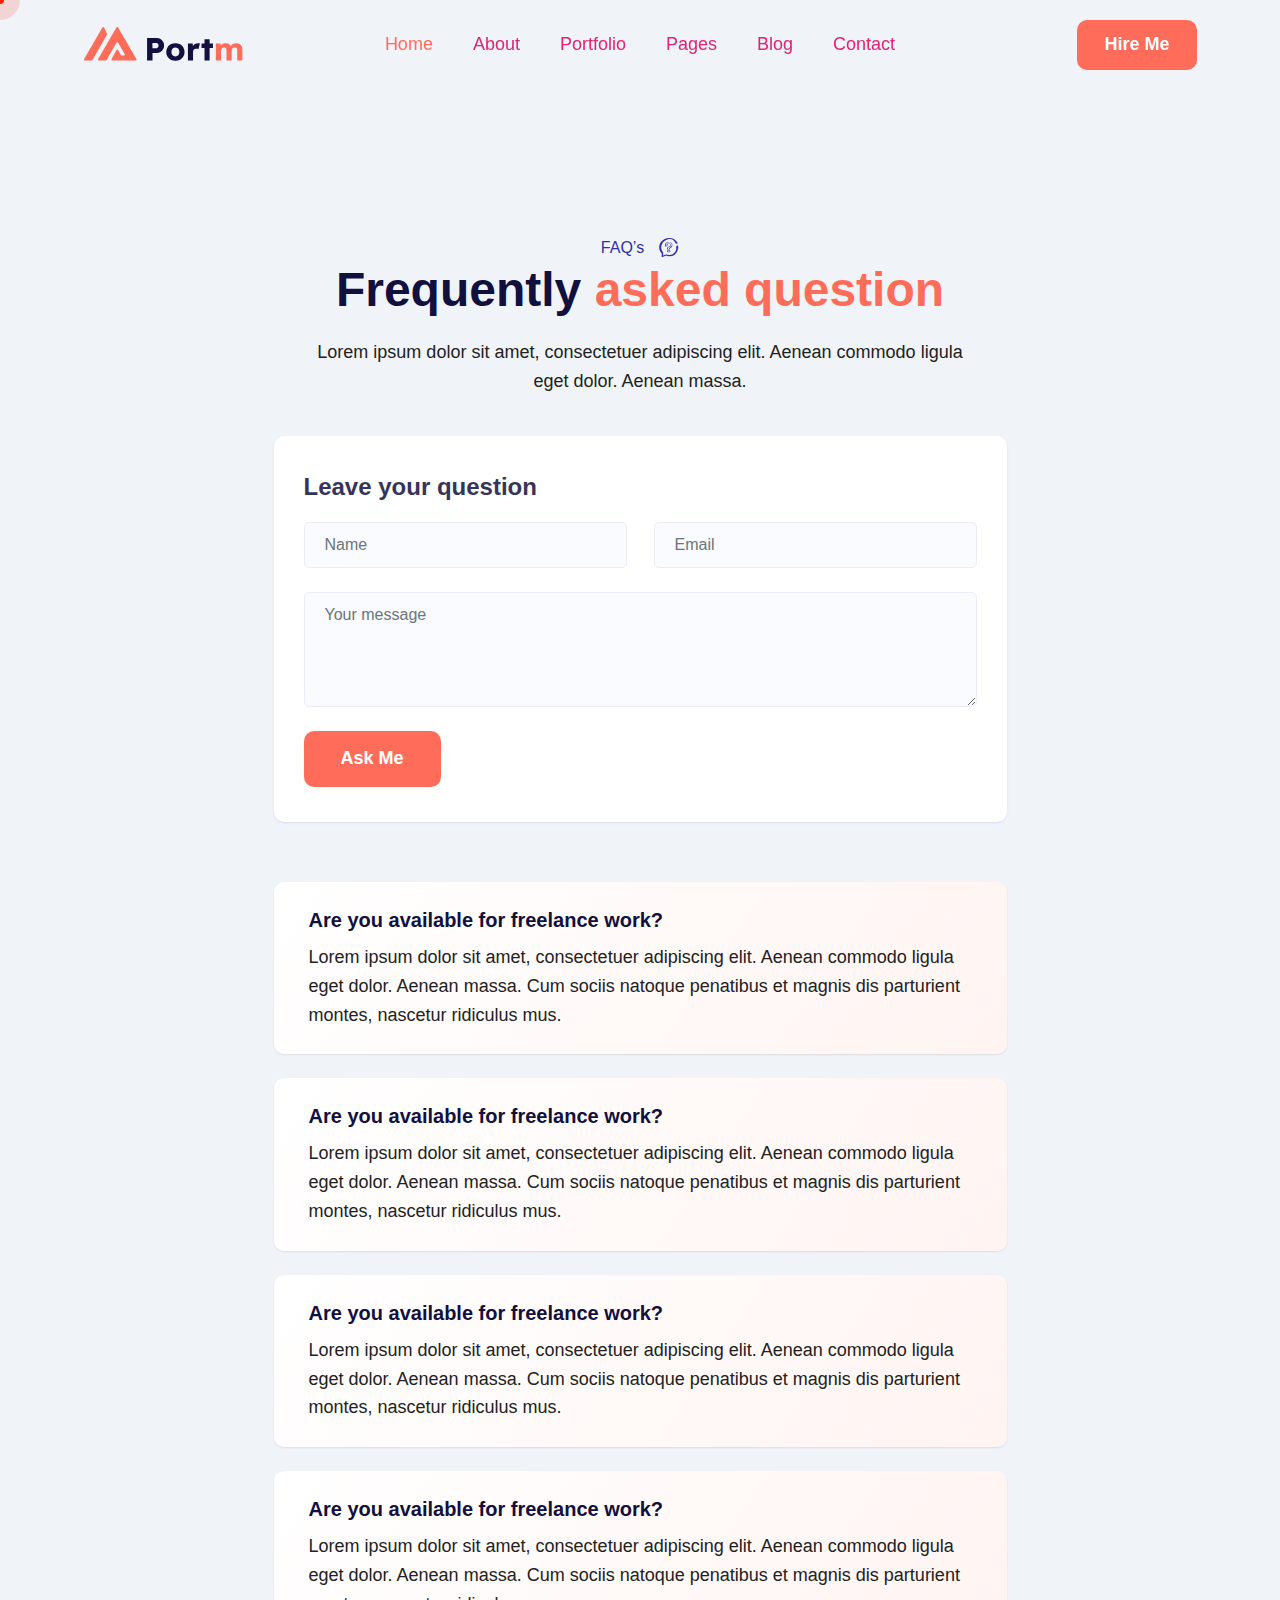
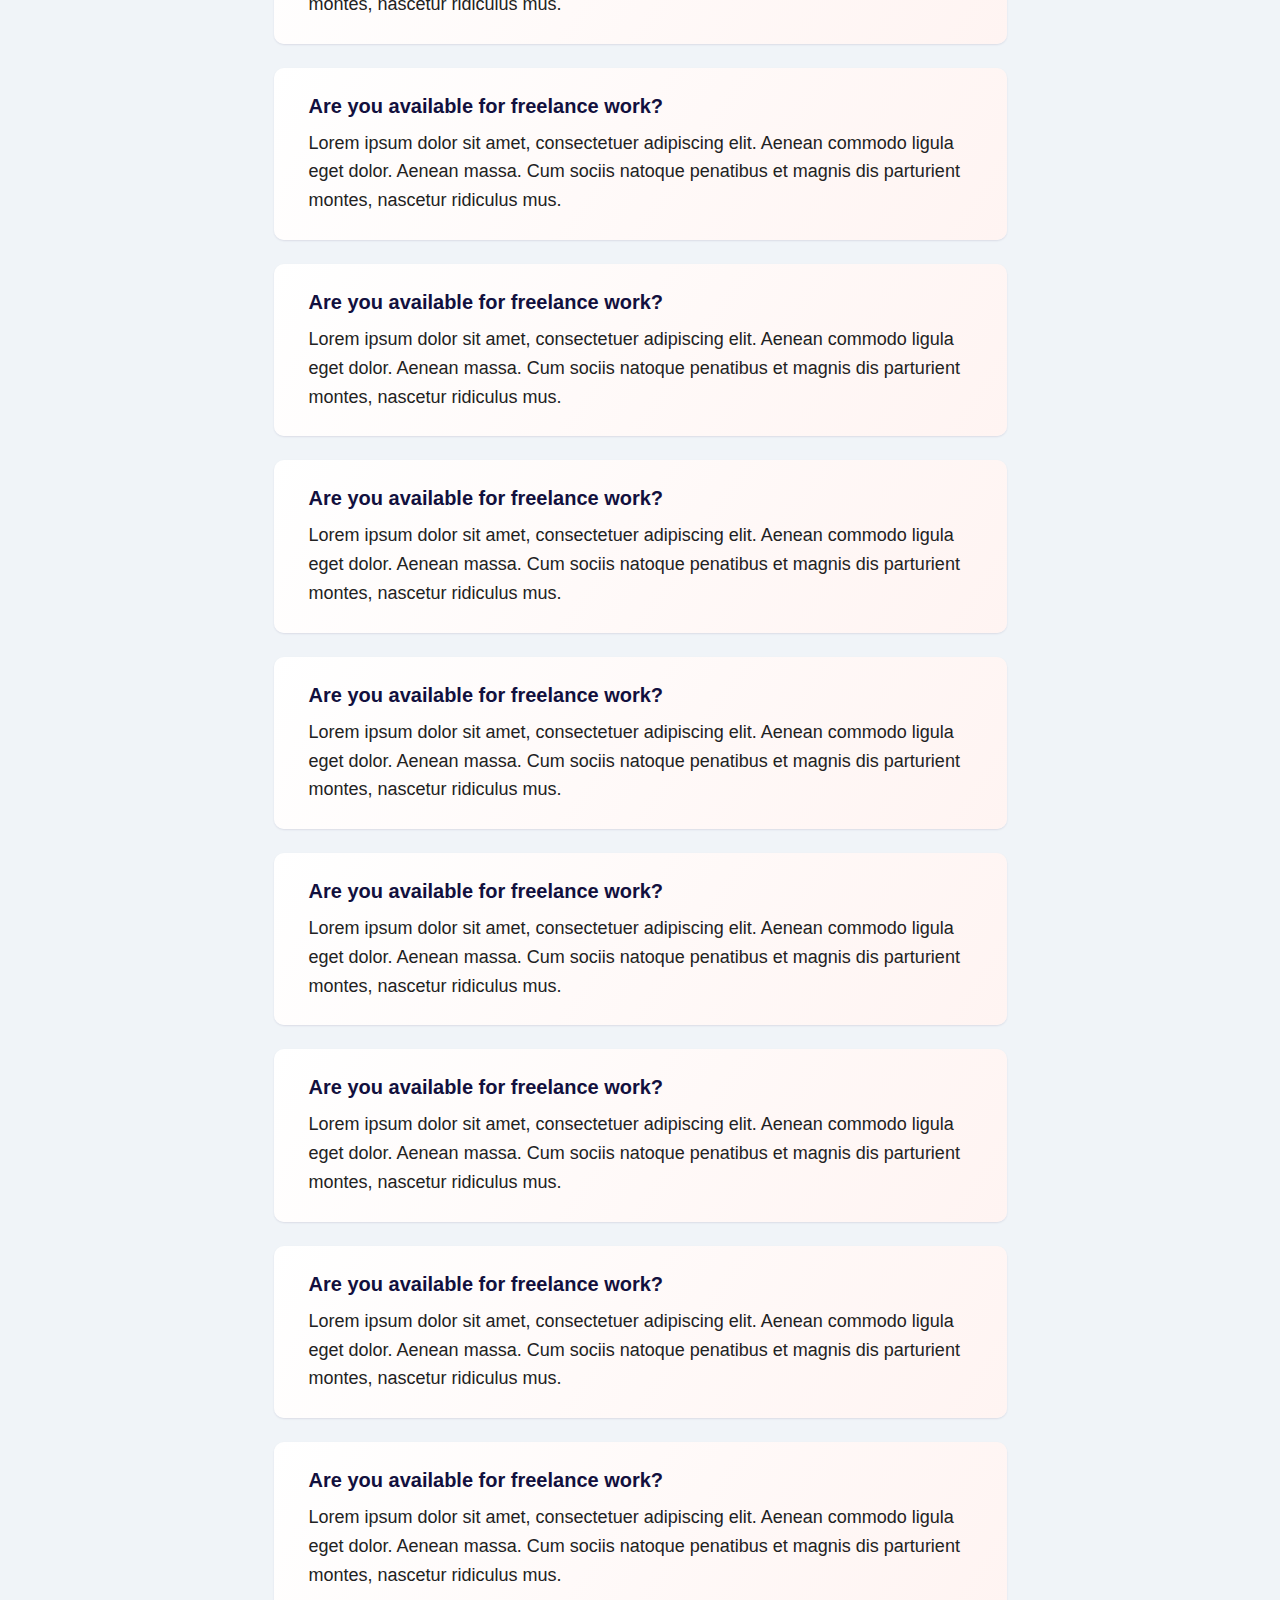
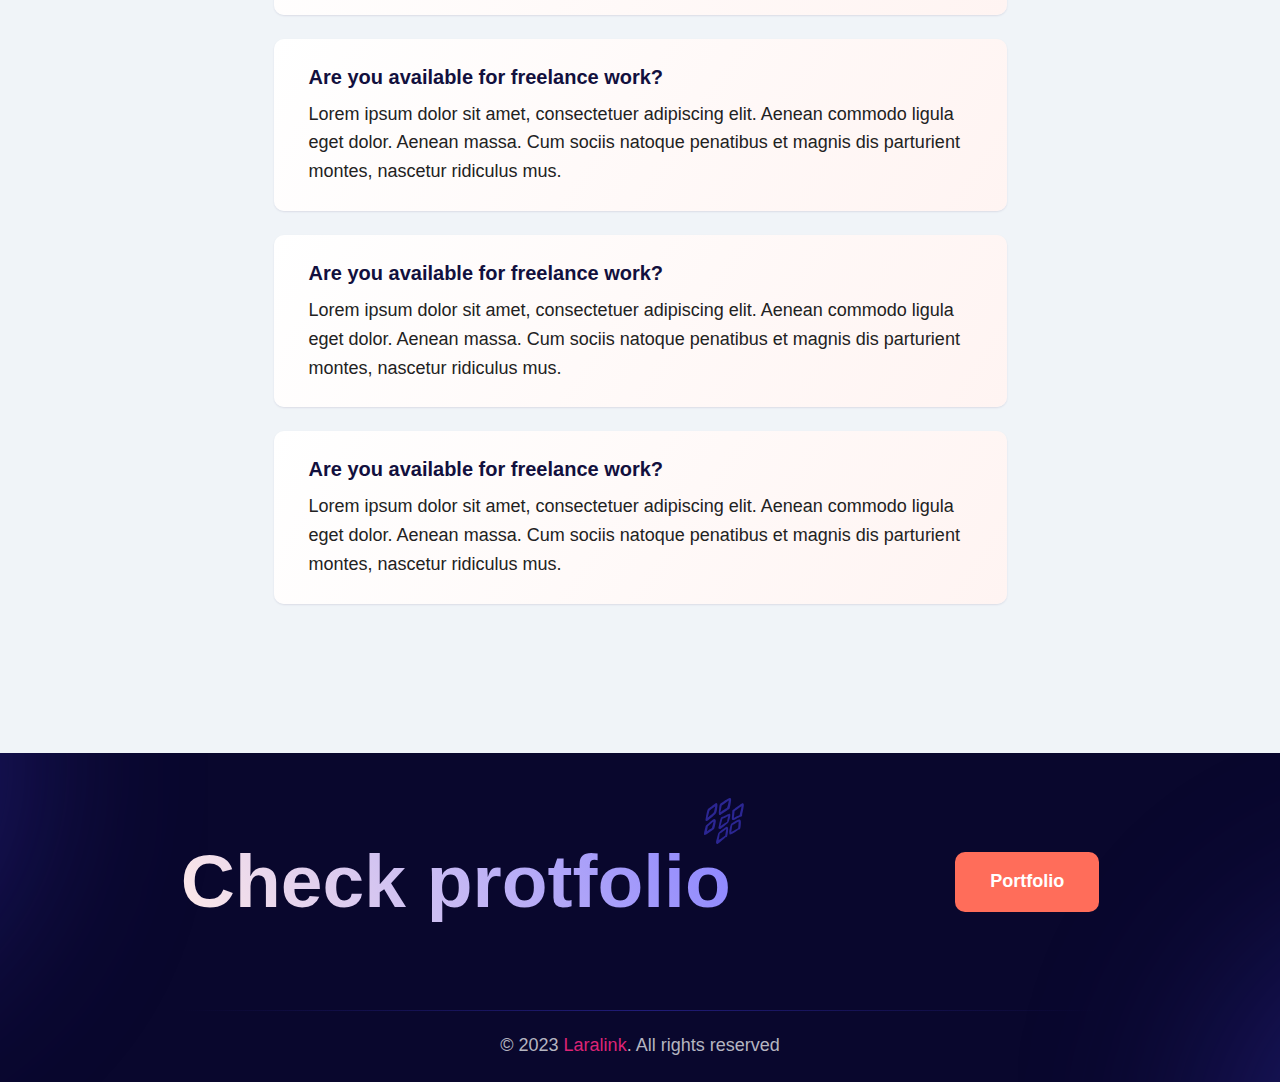
<file: faq.html>
<!DOCTYPE html>
<html class="no-js" lang="en">

<head>
  <!-- Meta Tags -->
  <meta charset="utf-8">
  <meta http-equiv="x-ua-compatible" content="ie=edge">
  <meta name="viewport" content="width=device-width, initial-scale=1">
  <meta name="author" content="Laralink">
  <!-- Favicon Icon -->
  <link rel="icon" href="assets/img/favicon.png">
  <!-- Site Title -->
  <title>Portm - FAQ</title>
  <link rel="stylesheet" href="assets/css/plugins/bootstrap.min.css">
  <link rel="stylesheet" href="assets/css/plugins/fontawesome.min.css">
  <link rel="stylesheet" href="assets/css/plugins/odometer-theme-default.css">
  <link rel="stylesheet" href="assets/css/plugins/select2.min.css">
  <link rel="stylesheet" href="assets/css/plugins/animate.css">
  <link rel="stylesheet" href="assets/css/style.css">
</head>

<body>
  <div class="cs_preloader cs_center">
    <div class="cs_preloader_in"></div>
  </div>
  
   <!-- Start Header Section -->
  <header class="cs_site_header cs_style_1 cs_sticky_header cs_color_2">
    <div class="cs_main_header">
      <div class="container">
        <div class="cs_main_header_in">
          <div class="cs_main_header_left">
            <a class="cs_site_branding" href="home.html">
              <img src="assets/img/logo2.svg" alt="Logo">
            </a>
          </div>
          <div class="cs_main_header_center">
            <div class="cs_nav">
              <ul class="cs_nav_list">
                <li class="active menu-item-has-children"><a href="home.html">Home</a>
                  
                </li>
                <li class="menu-item-has-children"><a href="about.html">About</a>
                  
                </li>
                <li class="menu-item-has-children"><a href="#">Portfolio</a>
                 
                </li>
                <li class="menu-item-has-children"><a href="#">Pages</a>
                 
                </li>
                <li class="menu-item-has-children"><a href="blog.html">Blog</a>
                  
                </li>
                <li> <a href="contact.html">Contact</a></li>
              </ul>
            </div>
          </div>
          <div class="cs_main_header_right">
            <a href="contact.html" class="cs_btn cs_style_1 cs_primary_font"><span>Hire Me</span></a>
          </div>
        </div>
      </div>
    </div>
  </header>
  <!-- End Header Section -->

  <!-- Main content inside start-->
  <main>
    <section>
      <div class="cs_height_90 cs_height_lg_90"></div>
      <div class="cs_height_145 cs_height_lg_65"></div>
      <div class="container">
        <div class="row">
          <div class="col-lg-8 offset-lg-2">
            <div class="cs_section_heading cs_style_1 text-center">
              <p class="cs_section_subtitle cs_center cs_accent_color_2 cs_font_16 wow fadeInUp" data-wow-duration="0.8s" data-wow-delay="0.2s">
                <span>FAQ’s</span>
                <svg width="20" height="19" viewBox="0 0 20 19" fill="none" xmlns="http://www.w3.org/2000/svg">
                  <path d="M17.7546 7.74905C17.1131 8.09364 17.076 8.18291 17.2611 9.1908C17.878 12.5974 14.8553 18.2114 8.43958 16.6548C6.83568 16.2721 6.51483 16.2975 5.24406 17.012C3.93626 17.7393 3.94864 17.7393 4.12137 16.4889C4.33111 14.8941 4.30639 14.7027 3.76353 13.9499C1.12323 10.3392 2.0856 5.10801 5.82397 2.69659C10.7344 -0.480363 14.5961 1.01242 16.3481 4.66145C16.8416 5.69491 17.1871 5.86077 18.3098 5.63113C18.8157 5.52905 18.8157 5.2356 18.3098 4.38076C14.4482 -2.12626 4.72588 -0.799338 1.49338 4.53386C-0.357295 7.5832 -0.406626 11.6788 2.38172 14.9196C2.8629 15.4809 2.91224 16.0806 2.61613 17.6627C2.32002 19.2576 2.93693 19.3852 5.46618 18.2624L7.0454 17.5606L8.2175 17.8924C10.5863 18.5686 13.0539 18.2496 15.3857 16.9482C16.3605 16.4123 18.1001 14.3837 18.9391 11.2323C19.6423 8.54017 19.1365 7.02184 17.7546 7.74905Z" fill="#342EAD"/>
                  <path fill-rule="evenodd" clip-rule="evenodd" d="M8.99893 4.04285C7.53821 4.24926 6.15685 5.20191 6.02454 7.13897C5.92927 8.58382 5.93986 8.5944 7.3265 8.3139C8.49614 8.07573 8.43262 8.13925 8.43262 7.25011C8.43262 6.49328 8.64432 6.06459 9.22121 5.76821C10.502 5.11723 11.4229 6.832 11.4229 7.37184C11.4229 7.96461 10.9995 8.27685 9.66577 8.6632C8.57552 8.98075 8.22623 9.43063 8.18386 10.5579C8.17328 10.8914 8.13627 11.156 8.09921 11.1983C7.93515 11.3994 8.50672 11.5847 9.11536 11.5318C10.9413 11.3677 10.9148 11.3836 10.8142 10.6955C10.7508 10.2669 10.7931 10.2033 11.2271 10.071C12.275 9.75345 12.873 9.15013 13.1906 8.09162C14.0215 5.36069 12.1956 3.59828 8.99893 4.04285ZM10.7084 4.36041C11.8992 4.53506 13.0107 6.07518 12.8042 7.27658C12.6137 8.38801 12.0103 9.07075 10.809 9.52059C10.2268 9.7376 10.0415 10.0128 10.0363 10.6585V11.0184C9.39059 11.0819 9.34822 11.0819 8.92482 11.1454C8.99893 9.58411 8.89307 9.42531 10.8249 8.74789C12.0369 8.32448 12.3015 7.31363 11.5129 6.13868C10.248 4.25455 6.99307 5.50358 7.61229 7.63647C7.63876 7.73701 7.65464 7.82701 7.64405 7.83759C7.62817 7.85344 6.94013 8.00693 6.88721 8.00693C6.88191 8.00693 6.84487 7.35596 6.81312 7.13367C6.53261 5.22308 8.55967 4.05344 10.7084 4.36041ZM8.69727 12.1351C7.74461 12.5691 7.70755 13.7334 8.63374 14.0669C10.4808 14.7337 12.1533 13.6382 11.1106 12.4474C10.8037 12.0875 9.2371 11.8864 8.69727 12.1351ZM10.0522 12.4527C10.4755 12.5162 10.846 12.8549 10.846 13.1724C10.846 13.7599 9.40648 14.051 8.88781 13.5694C8.63374 13.3312 8.54909 12.2251 10.0522 12.4527Z" fill="#342EAD"/>
                  </svg>
              </p>
              <h2 class="cs_section_title cs_font_48 cs_semi_bold">Frequently <span class="cs_accent_color">asked question</span>
              </h2>
              <div class="cs_height_20 cs_height_lg_20"></div>
              <p class="m-0">Lorem ipsum dolor sit amet, consectetuer adipiscing elit. Aenean commodo ligula<br> eget dolor. Aenean massa. </p>
              <div class="cs_height_40 cs_height_lg_40"></div>
            </div>
            <div class="cs_form cs_style_1 cs_white_bg cs_radius_10">
              <form action="https://portm-html.vercel.app/post">
                <h4 class="cs_form_title cs_font_24 cs_semi_bold">Leave your question</h4>
                <div class="row">
                  <div class="col-lg-6">
                    <input class="form-control" type="text" placeholder="Name" required>
                  </div>
                  <div class="col-lg-6">
                    <input class="form-control" type="text" placeholder="Email" required>
                  </div>
                  <div class="col-lg-12">
                    <textarea class="form-control" placeholder="Your message" required></textarea>
                  </div>
                </div>
                <button type="submit" class="cs_btn cs_style_1 cs_primary_font"><span>Ask Me</span></button>
              </form>
            </div>
            <div class="cs_faq_wrap">
              <div class="cs_faq cs_style_1 cs_radius_10">
                <h4 class="cs_faq_title cs_semi_bold cs_font_20">Are you available for freelance work?</h4>
                <p class="cs_faq_text m-0">Lorem ipsum dolor sit amet, consectetuer adipiscing elit. Aenean commodo ligula eget dolor. Aenean massa. Cum sociis natoque penatibus et magnis dis parturient montes, nascetur ridiculus mus.</p>
              </div>
              <div class="cs_faq cs_style_1 cs_radius_10">
                <h4 class="cs_faq_title cs_semi_bold cs_font_20">Are you available for freelance work?</h4>
                <p class="cs_faq_text m-0">Lorem ipsum dolor sit amet, consectetuer adipiscing elit. Aenean commodo ligula eget dolor. Aenean massa. Cum sociis natoque penatibus et magnis dis parturient montes, nascetur ridiculus mus.</p>
              </div>
              <div class="cs_faq cs_style_1 cs_radius_10">
                <h4 class="cs_faq_title cs_semi_bold cs_font_20">Are you available for freelance work?</h4>
                <p class="cs_faq_text m-0">Lorem ipsum dolor sit amet, consectetuer adipiscing elit. Aenean commodo ligula eget dolor. Aenean massa. Cum sociis natoque penatibus et magnis dis parturient montes, nascetur ridiculus mus.</p>
              </div>
              <div class="cs_faq cs_style_1 cs_radius_10">
                <h4 class="cs_faq_title cs_semi_bold cs_font_20">Are you available for freelance work?</h4>
                <p class="cs_faq_text m-0">Lorem ipsum dolor sit amet, consectetuer adipiscing elit. Aenean commodo ligula eget dolor. Aenean massa. Cum sociis natoque penatibus et magnis dis parturient montes, nascetur ridiculus mus.</p>
              </div>
              <div class="cs_faq cs_style_1 cs_radius_10">
                <h4 class="cs_faq_title cs_semi_bold cs_font_20">Are you available for freelance work?</h4>
                <p class="cs_faq_text m-0">Lorem ipsum dolor sit amet, consectetuer adipiscing elit. Aenean commodo ligula eget dolor. Aenean massa. Cum sociis natoque penatibus et magnis dis parturient montes, nascetur ridiculus mus.</p>
              </div>
              <div class="cs_faq cs_style_1 cs_radius_10">
                <h4 class="cs_faq_title cs_semi_bold cs_font_20">Are you available for freelance work?</h4>
                <p class="cs_faq_text m-0">Lorem ipsum dolor sit amet, consectetuer adipiscing elit. Aenean commodo ligula eget dolor. Aenean massa. Cum sociis natoque penatibus et magnis dis parturient montes, nascetur ridiculus mus.</p>
              </div>
              <div class="cs_faq cs_style_1 cs_radius_10">
                <h4 class="cs_faq_title cs_semi_bold cs_font_20">Are you available for freelance work?</h4>
                <p class="cs_faq_text m-0">Lorem ipsum dolor sit amet, consectetuer adipiscing elit. Aenean commodo ligula eget dolor. Aenean massa. Cum sociis natoque penatibus et magnis dis parturient montes, nascetur ridiculus mus.</p>
              </div>
              <div class="cs_faq cs_style_1 cs_radius_10">
                <h4 class="cs_faq_title cs_semi_bold cs_font_20">Are you available for freelance work?</h4>
                <p class="cs_faq_text m-0">Lorem ipsum dolor sit amet, consectetuer adipiscing elit. Aenean commodo ligula eget dolor. Aenean massa. Cum sociis natoque penatibus et magnis dis parturient montes, nascetur ridiculus mus.</p>
              </div>
              <div class="cs_faq cs_style_1 cs_radius_10">
                <h4 class="cs_faq_title cs_semi_bold cs_font_20">Are you available for freelance work?</h4>
                <p class="cs_faq_text m-0">Lorem ipsum dolor sit amet, consectetuer adipiscing elit. Aenean commodo ligula eget dolor. Aenean massa. Cum sociis natoque penatibus et magnis dis parturient montes, nascetur ridiculus mus.</p>
              </div>
              <div class="cs_faq cs_style_1 cs_radius_10">
                <h4 class="cs_faq_title cs_semi_bold cs_font_20">Are you available for freelance work?</h4>
                <p class="cs_faq_text m-0">Lorem ipsum dolor sit amet, consectetuer adipiscing elit. Aenean commodo ligula eget dolor. Aenean massa. Cum sociis natoque penatibus et magnis dis parturient montes, nascetur ridiculus mus.</p>
              </div>
              <div class="cs_faq cs_style_1 cs_radius_10">
                <h4 class="cs_faq_title cs_semi_bold cs_font_20">Are you available for freelance work?</h4>
                <p class="cs_faq_text m-0">Lorem ipsum dolor sit amet, consectetuer adipiscing elit. Aenean commodo ligula eget dolor. Aenean massa. Cum sociis natoque penatibus et magnis dis parturient montes, nascetur ridiculus mus.</p>
              </div>
              <div class="cs_faq cs_style_1 cs_radius_10">
                <h4 class="cs_faq_title cs_semi_bold cs_font_20">Are you available for freelance work?</h4>
                <p class="cs_faq_text m-0">Lorem ipsum dolor sit amet, consectetuer adipiscing elit. Aenean commodo ligula eget dolor. Aenean massa. Cum sociis natoque penatibus et magnis dis parturient montes, nascetur ridiculus mus.</p>
              </div>
              <div class="cs_faq cs_style_1 cs_radius_10">
                <h4 class="cs_faq_title cs_semi_bold cs_font_20">Are you available for freelance work?</h4>
                <p class="cs_faq_text m-0">Lorem ipsum dolor sit amet, consectetuer adipiscing elit. Aenean commodo ligula eget dolor. Aenean massa. Cum sociis natoque penatibus et magnis dis parturient montes, nascetur ridiculus mus.</p>
              </div>
              <div class="cs_faq cs_style_1 cs_radius_10">
                <h4 class="cs_faq_title cs_semi_bold cs_font_20">Are you available for freelance work?</h4>
                <p class="cs_faq_text m-0">Lorem ipsum dolor sit amet, consectetuer adipiscing elit. Aenean commodo ligula eget dolor. Aenean massa. Cum sociis natoque penatibus et magnis dis parturient montes, nascetur ridiculus mus.</p>
              </div>
              <div class="cs_faq cs_style_1 cs_radius_10">
                <h4 class="cs_faq_title cs_semi_bold cs_font_20">Are you available for freelance work?</h4>
                <p class="cs_faq_text m-0">Lorem ipsum dolor sit amet, consectetuer adipiscing elit. Aenean commodo ligula eget dolor. Aenean massa. Cum sociis natoque penatibus et magnis dis parturient montes, nascetur ridiculus mus.</p>
              </div>
            </div>
          </div>
        </div>
      </div>
      <div class="cs_height_125 cs_height_lg_55"></div>
    </section>
  </main>
  <!-- Main content inside end-->

  <!-- Start Footer -->
  <footer class="cs_footer cs_style_1 cs_filled_bg position-relative" data-src="assets/img/bg/footer_bg.svg">
    <div class="position-absolute cs_footer_shape_1">
      <img src="assets/img/footer_shape.svg" alt="">
    </div>
    <div class="container">
      <div class="cs_footer_cta">
        <h2 class="cs_font_92 cs_gradient_text_2 cs_semi_bold">Check protfolio</h2>
        <a href="portfolio.html" class="cs_btn cs_style_1 cs_primary_font"><span>Portfolio</span></a>
      </div>
      <div class="cs_copyright">© 2023 <a href="#">Laralink</a>. All rights reserved</div>
    </div>
  </footer>
  <!-- End Footer -->

  <!-- Script -->
  <script src="assets/js/plugins/jquery-3.6.0.min.js"></script>
  <script src="assets/js/plugins/gsap.min.js"></script>
  <script src="assets/js/plugins/isotope.pkg.min.js"></script>
  <script src="assets/js/plugins/odometer.min.js"></script>
  <script src="assets/js/plugins/wow.min.js"></script>
  <script src="assets/js/main.js"></script>
</body>

</html>
</file>
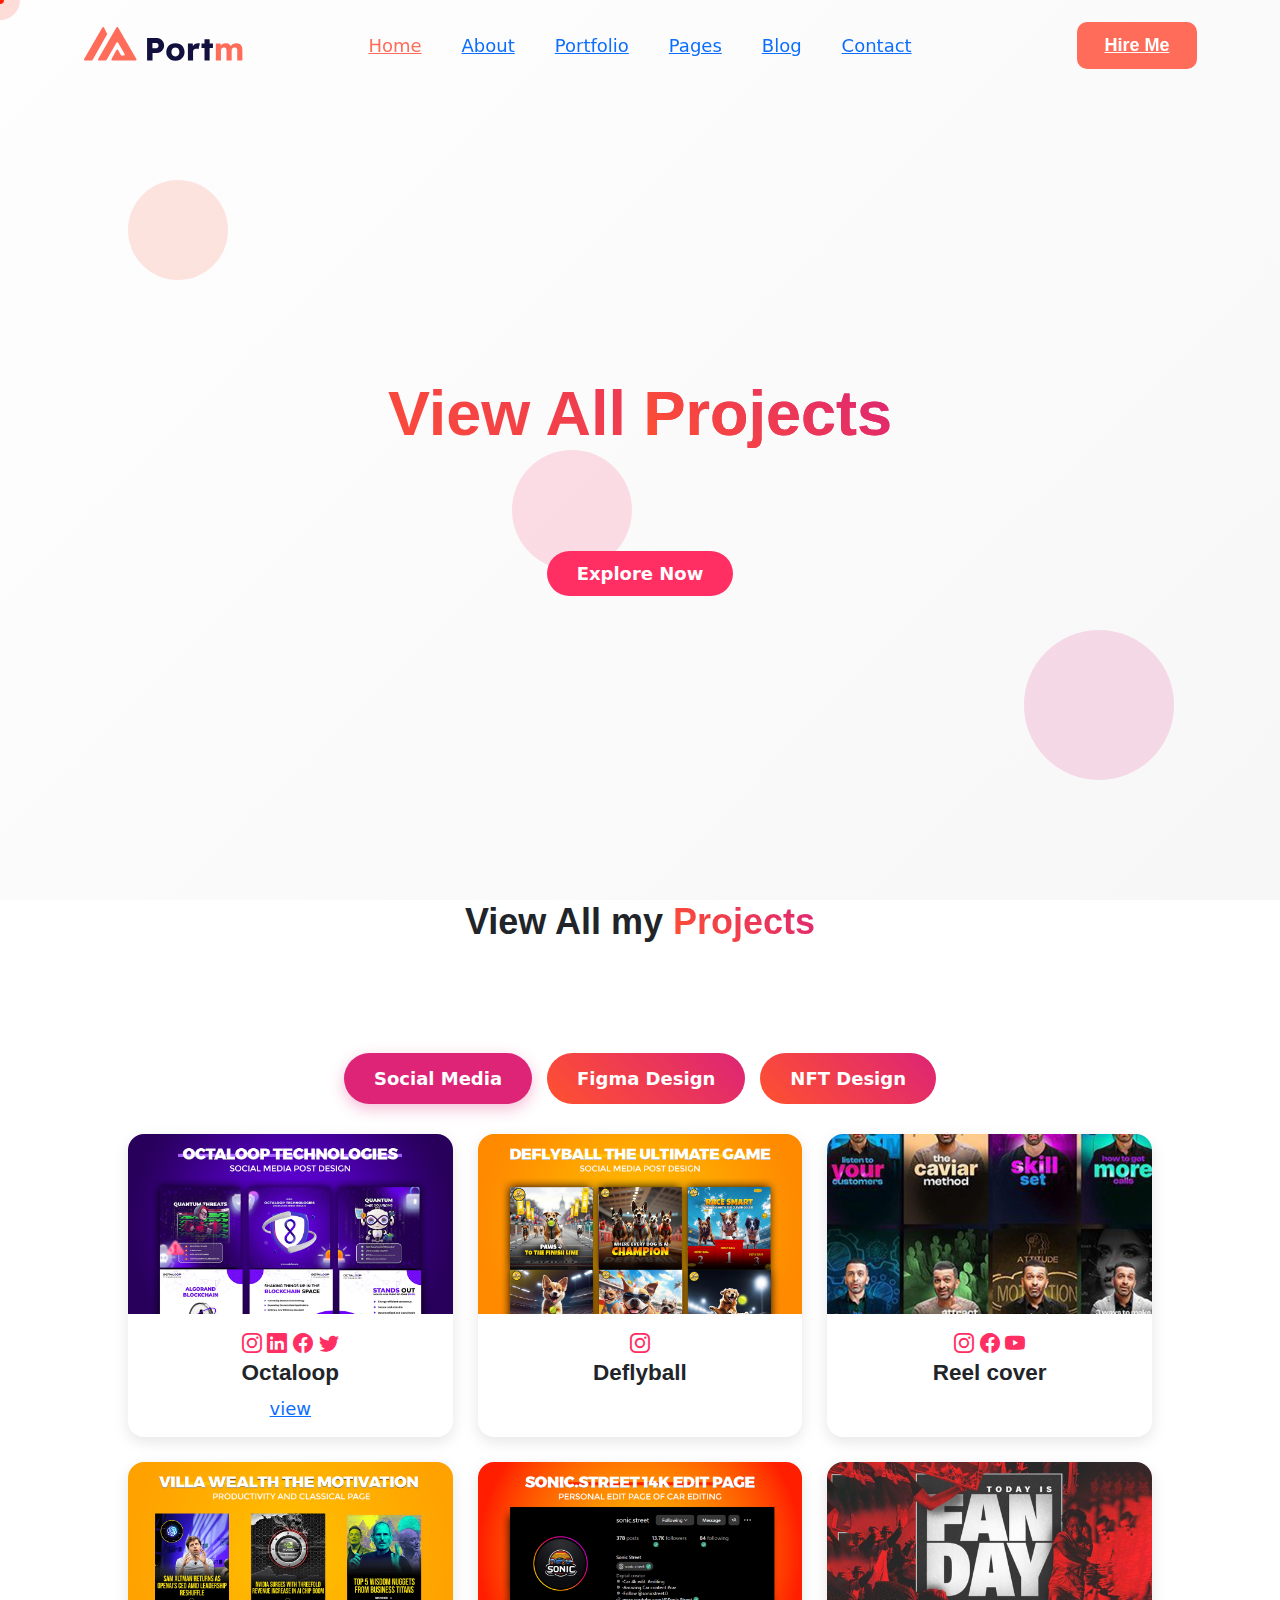
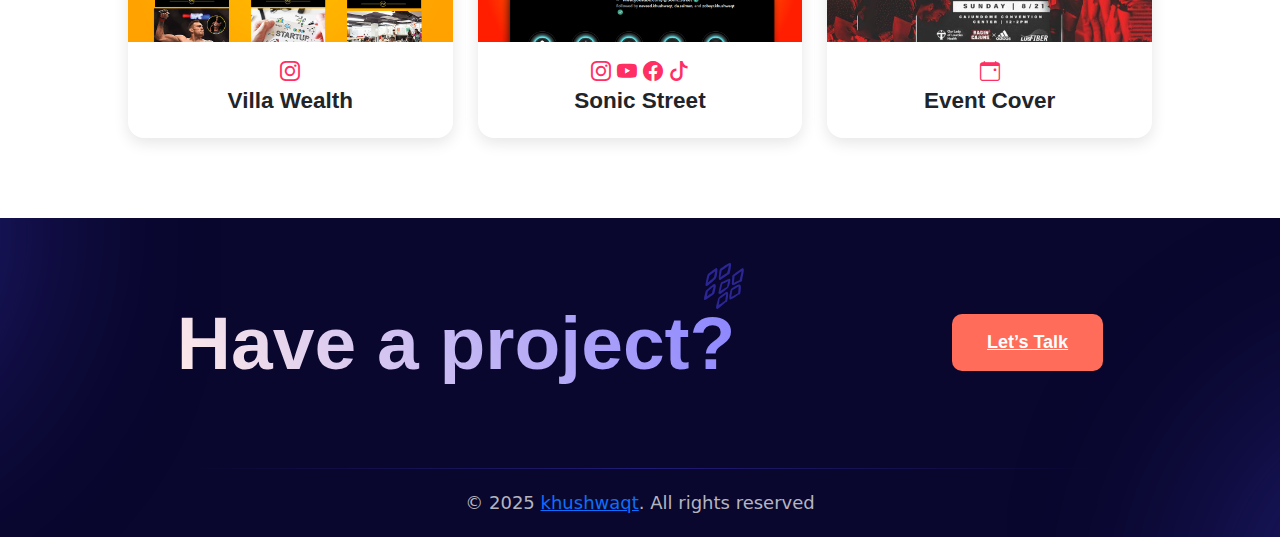
<file: Projects.html>
<!DOCTYPE html>
<html class="no-js" lang="en">

<head>
  <!-- Meta Tags -->
  <meta charset="UTF-8" />
  <meta name="viewport" content="width=device-width, initial-scale=1.0"/>
  <meta charset="utf-8">
  <meta http-equiv="x-ua-compatible" content="ie=edge">
  <meta name="viewport" content="width=device-width, initial-scale=1">
  <meta name="author" content="Laralink">
  <!-- Favicon Icon -->
  <link rel="icon" href="assets/img/favicon.png">
  <!-- Site Title -->
  <title>Portm - Personal Portfolio Template</title>
  <link rel="stylesheet" href="assets/css/plugins/bootstrap.min.css">
  <link rel="stylesheet" href="assets/css/plugins/fontawesome.min.css">
  <link rel="stylesheet" href="assets/css/plugins/odometer-theme-default.css">
  <link rel="stylesheet" href="assets/css/plugins/select2.min.css">
  <link rel="stylesheet" href="assets/css/plugins/animate.css">
  <link rel="stylesheet" href="assets/css/style.css">
  <!-- Bootstrap icons  -->
  <link href="https://cdn.jsdelivr.net/npm/bootstrap@5.3.0/dist/css/bootstrap.min.css" rel="stylesheet">
  <link href="https://cdn.jsdelivr.net/npm/bootstrap-icons@1.10.5/font/bootstrap-icons.css" rel="stylesheet">

</head>

<body>
  <div class="cs_preloader cs_center">
    <div class="cs_preloader_in"></div>
  </div>
  
  <!-- Start Header Section -->
  <header class="cs_site_header cs_style_1 cs_sticky_header cs_color_2">
    <div class="cs_main_header">
      <div class="container">
        <div class="cs_main_header_in">
          <div class="cs_main_header_left">
            <a class="cs_site_branding" href="index.html">
              <img src="assets/img/logo2.svg" alt="Logo">
            </a>
          </div>
          <div class="cs_main_header_center">
            <div class="cs_nav">
              <ul class="cs_nav_list">
                <li class="active menu-item-has-children"><a href="index.html">Home</a>
                  
                </li>
                <li class="menu-item-has-children"><a href="about.html">About</a>
                  
                </li>
                <li class="menu-item-has-children"><a href="portfolio.html">Portfolio</a>
                 
                </li>
                <li class="menu-item-has-children"><a href="#">Pages</a>
                 
                </li>
                <li class="menu-item-has-children"><a href="blog.html">Blog</a>
                  
                </li>
                <li> <a href="contact.html">Contact</a></li>
              </ul>
            </div>
          </div>
          <div class="cs_main_header_right">
            <a href="contact.html" class="cs_btn cs_style_1 cs_primary_font"><span>Hire Me</span></a>
          </div>
        </div>
      </div>
    </div>
  </header>
  <!-- End Header Section -->


  <section class="hero-section">
    <!-- Animated Circles -->
    <div class="circle circle1"></div>
    <div class="circle circle2"></div>
    <div class="circle circle3"></div>

    <div class="hero-content">
      <h1 class="hero-title">View All <span class="gradient-text">Projects</span></h1>
      <p class="hero-subtitle">Explore the journey of creativity, edits, and impactful storytelling.</p>
      <a href="#projects" class="scroll-btn">Explore Now</a>
    </div>
  </section>





  
 
  
  <h2 class="text-center mb-4 fw-bold wow fadeInUp">
    View All my  <span class="gradient-text">Projects</span>
  </h2>
  <p class="text-center mb-5 text-muted wow fadeInUp" data-wow-delay="0.2s">
    From sleek video edits to animated magic – here’s what I’ve created.
  </p>
  
    <!-- Tabs -->
    <div class="tabs">
      <button class="tab-btn active" data-target="social">Social Media</button>
      <button class="tab-btn" data-target="figma">Figma Design</button>
      <button class="tab-btn" data-target="nft">NFT Design</button>
    </div>
  
    <!-- SOCIAL -->
    <div class="project-wrapper active" id="social">
     
      <div class="project-card">
        
        <div class="thumb"  style="background-image: url('assets/img/projects/octaloop-social-media-post.png');"></div>
        <div class="info">
          <i class="bi bi-instagram"></i>
          <i class="bi bi-linkedin"></i>
          <i class="bi bi-facebook"></i>
          <i class="bi bi-twitter"></i>
          <h5>Octaloop</h5>
          <a href="https://www.instagram.com/octaloop.io/"> view</a>
    
        </div>
      </div>
      <div class="project-card">
        <div class="thumb" style="background-image: url('assets/img/projects/deflyball-social-media-post.png');"></div>
        <div class="info">
          <i class="bi bi-instagram"></i>
          <h5>Deflyball</h5>
        </div>
      </div>
      <div class="project-card">
        <div class="thumb" style="background-image: url('assets/img/projects/12.png');"></div>
        <div class="info">
          <i class="bi bi-instagram"></i>
          <i class="bi bi-facebook"></i>
          <i class="bi bi-youtube"></i>
          <h5>Reel cover </h5>
        </div>
     
      </div>
      
      <div class="project-card">
        <div class="thumb" style="background-image: url('assets/img/projects/villa-wealth.png');"></div>
        <div class="info">
          <i class="bi bi-instagram"></i>
          <h5>Villa Wealth</h5>
        </div>
      </div>
      <div class="project-card">
        <div class="thumb" style="background-image: url('assets/img/projects/sonic-street.png');"></div>
        <div class="info">
          
         <a href="https://www.instagram.com/sonic.street/"> <i class="bi bi-instagram"></i></a>
          <i class="bi bi-youtube"></i>
          <i class="bi bi-facebook"></i>
          <i class="bi bi-tiktok"></i>
          <h5>Sonic Street</h5>
        </div>
      </div>
      <div class="project-card">
        <div class="thumb" style="background-image: url('assets/img/projects/event-cover.png');"></div>
        <div class="info">
          <i class="bi bi-calendar-event"></i>
          <h5>Event Cover</h5>
        </div>
      </div>
    </div>
  
    <!-- FIGMA -->
    <div class="project-wrapper" id="figma">
      <div class="project-card">
        <div class="thumb" style="background-image: url('https://via.placeholder.com/400x300?text=Mobile+App');"></div>
        <div class="info">
          <i class="bi bi-phone"></i>
          <h5>Mobile UI</h5>
        </div>
      </div>
      <div class="project-card">
        <div class="thumb" style="background-image: url('https://via.placeholder.com/400x300?text=Web+App');"></div>
        <div class="info">
          <i class="bi bi-globe"></i>
          <h5>Web Dashboard</h5>
        </div>
      </div>
      <div class="project-card">
        <div class="thumb" style="background-image: url('https://via.placeholder.com/400x300?text=Landing+Page');"></div>
        <div class="info">
          <i class="bi bi-window-desktop"></i>
          <h5>Landing Page</h5>
        </div>
      </div>
      <div class="project-card">
        <div class="thumb" style="background-image: url('https://via.placeholder.com/400x300?text=Prototype');"></div>
        <div class="info">
          <i class="bi bi-bezier2"></i>
          <h5>Prototype Flow</h5>
        </div>
      </div>
      <div class="project-card">
        <div class="thumb" style="background-image: url('https://via.placeholder.com/400x300?text=Wireframe');"></div>
        <div class="info">
          <i class="bi bi-layers"></i>
          <h5>Wireframes</h5>
        </div>
      </div>
      <div class="project-card">
        <div class="thumb" style="background-image: url('https://via.placeholder.com/400x300?text=Style+Guide');"></div>
        <div class="info">
          <i class="bi bi-palette"></i>
          <h5>Style Guide</h5>
        </div>
      </div>
    </div>
  
    <!-- NFT -->
    <div class="project-wrapper" id="nft">
      <div class="project-card">
        <div class="thumb" style="background-image: url('https://via.placeholder.com/400x300?text=NFT+Avatar');"></div>
        <div class="info">
          <i class="bi bi-pentagon"></i>
          <h5>Character Art</h5>
        </div>
      </div>
      <div class="project-card">
        <div class="thumb" style="background-image: url('https://via.placeholder.com/400x300?text=Pixel+NFT');"></div>
        <div class="info">
          <i class="bi bi-grid-1x2"></i>
          <h5>Pixel NFTs</h5>
        </div>
      </div>
      <div class="project-card">
        <div class="thumb" style="background-image: url('https://via.placeholder.com/400x300?text=3D+Art');"></div>
        <div class="info">
          <i class="bi bi-box"></i>
          <h5>3D NFTs</h5>
        </div>
      </div>
      <div class="project-card">
        <div class="thumb" style="background-image: url('https://via.placeholder.com/400x300?text=Metaverse+Assets');"></div>
        <div class="info">
          <i class="bi bi-cube"></i>
          <h5>Metaverse Assets</h5>
        </div>
      </div>
      <div class="project-card">
        <div class="thumb" style="background-image: url('https://via.placeholder.com/400x300?text=NFT+Poster');"></div>
        <div class="info">
          <i class="bi bi-easel2"></i>
          <h5>NFT Posters</h5>
        </div>
      </div>
      <div class="project-card">
        <div class="thumb" style="background-image: url('https://via.placeholder.com/400x300?text=Rare+Art');"></div>
        <div class="info">
          <i class="bi bi-lightning"></i>
          <h5>Rare Drops</h5>
        </div>
      </div>
    </div>


<!-- Start Footer -->
<footer class="cs_footer cs_style_1 cs_filled_bg position-relative" data-src="assets/img/bg/footer_bg.svg">
    <div class="position-absolute cs_footer_shape_1">
      <img src="assets/img/footer_shape.svg" alt="">
    </div>
    <div class="container">
      <div class="cs_footer_cta">
        <h2 class="cs_font_92 cs_gradient_text_2 cs_semi_bold">Have a project?</h2>
        <a href="contact.html" class="cs_btn cs_style_1 cs_primary_font"><span>Let’s
            Talk</span></a>
      </div>
      <div class="cs_copyright">© 2025 <a href="#">khushwaqt</a>. All rights reserved</div>
    </div>
  </footer>
  <!-- End Footer -->

  <!-- Script -->
  <script>
    const tabs = document.querySelectorAll('.tab-btn');
    const sections = document.querySelectorAll('.project-wrapper');

    tabs.forEach(tab => {
      tab.addEventListener('click', () => {
        tabs.forEach(btn => btn.classList.remove('active'));
        tab.classList.add('active');

        const target = tab.dataset.target;
        sections.forEach(section => {
          section.classList.remove('active');
        });
        document.getElementById(target).classList.add('active');
      });
    });
  </script>
  <script>
    gsap.registerPlugin(ScrollTrigger);

    gsap.from(".hero-title", {
      y: 100,
      opacity: 0,
      duration: 1.2
    });

    gsap.from(".circle", {
      scale: 0,
      duration: 2,
      opacity: 0,
      stagger: 0.3,
      ease: "back.out(1.7)"
    });

    gsap.to(".hero-subtitle", {
      scrollTrigger: {
        trigger: ".hero-subtitle",
        start: "top center",
        toggleActions: "play none none none"
      },
      y: -20,
      opacity: 1,
      duration: 1.5
    });
  </script>

  <script src="assets/js/plugins/jquery-3.6.0.min.js"></script>
  <script src="assets/js/plugins/gsap.min.js"></script>
  <script src="assets/js/plugins/isotope.pkg.min.js"></script>
  <script src="assets/js/plugins/odometer.min.js"></script>
  <script src="assets/js/plugins/wow.min.js"></script>
  <script src="assets/js/main.js"></script>
</body>
</html>
</file>
<file: assets/css/plugins/odometer-theme-default.css>
.odometer.odometer-auto-theme, .odometer.odometer-theme-default {
  display: inline-block;
  vertical-align: middle;
  *vertical-align: auto;
  *zoom: 1;
  *display: inline;
  position: relative;
}
.odometer.odometer-auto-theme .odometer-digit, .odometer.odometer-theme-default .odometer-digit {
  display: inline-block;
  vertical-align: middle;
  *vertical-align: auto;
  *zoom: 1;
  *display: inline;
  position: relative;
}
.odometer.odometer-auto-theme .odometer-digit .odometer-digit-spacer, .odometer.odometer-theme-default .odometer-digit .odometer-digit-spacer {
  display: inline-block;
  vertical-align: middle;
  *vertical-align: auto;
  *zoom: 1;
  *display: inline;
  visibility: hidden;
}
.odometer.odometer-auto-theme .odometer-digit .odometer-digit-inner, .odometer.odometer-theme-default .odometer-digit .odometer-digit-inner {
  text-align: left;
  display: block;
  position: absolute;
  top: 0;
  left: 0;
  right: 0;
  bottom: 0;
  overflow: hidden;
}
.odometer.odometer-auto-theme .odometer-digit .odometer-ribbon, .odometer.odometer-theme-default .odometer-digit .odometer-ribbon {
  display: block;
}
.odometer.odometer-auto-theme .odometer-digit .odometer-ribbon-inner, .odometer.odometer-theme-default .odometer-digit .odometer-ribbon-inner {
  display: block;
  -webkit-backface-visibility: hidden;
}
.odometer.odometer-auto-theme .odometer-digit .odometer-value, .odometer.odometer-theme-default .odometer-digit .odometer-value {
  display: block;
  -webkit-transform: translateZ(0);
}
.odometer.odometer-auto-theme .odometer-digit .odometer-value.odometer-last-value, .odometer.odometer-theme-default .odometer-digit .odometer-value.odometer-last-value {
  position: absolute;
}
.odometer.odometer-auto-theme.odometer-animating-up .odometer-ribbon-inner, .odometer.odometer-theme-default.odometer-animating-up .odometer-ribbon-inner {
  -webkit-transition: -webkit-transform 2s;
  -moz-transition: -moz-transform 2s;
  -ms-transition: -ms-transform 2s;
  -o-transition: -o-transform 2s;
  transition: transform 2s;
}
.odometer.odometer-auto-theme.odometer-animating-up.odometer-animating .odometer-ribbon-inner, .odometer.odometer-theme-default.odometer-animating-up.odometer-animating .odometer-ribbon-inner {
  -webkit-transform: translateY(-100%);
  -moz-transform: translateY(-100%);
  -ms-transform: translateY(-100%);
  -o-transform: translateY(-100%);
  transform: translateY(-100%);
}
.odometer.odometer-auto-theme.odometer-animating-down .odometer-ribbon-inner, .odometer.odometer-theme-default.odometer-animating-down .odometer-ribbon-inner {
  -webkit-transform: translateY(-100%);
  -moz-transform: translateY(-100%);
  -ms-transform: translateY(-100%);
  -o-transform: translateY(-100%);
  transform: translateY(-100%);
}
.odometer.odometer-auto-theme.odometer-animating-down.odometer-animating .odometer-ribbon-inner, .odometer.odometer-theme-default.odometer-animating-down.odometer-animating .odometer-ribbon-inner {
  -webkit-transition: -webkit-transform 2s;
  -moz-transition: -moz-transform 2s;
  -ms-transition: -ms-transform 2s;
  -o-transition: -o-transform 2s;
  transition: transform 2s;
  -webkit-transform: translateY(0);
  -moz-transform: translateY(0);
  -ms-transform: translateY(0);
  -o-transform: translateY(0);
  transform: translateY(0);
}

.odometer.odometer-auto-theme, .odometer.odometer-theme-default {
  font-family: "Helvetica Neue", sans-serif;
  line-height: 1.1em;
}
.odometer.odometer-auto-theme .odometer-value, .odometer.odometer-theme-default .odometer-value {
  text-align: center;
}
</file>
<file: assets/css/style.css>
/*--------------------------------------------------------------
>> TABLE OF CONTENTS:
----------------------------------------------------------------
1. Typography
2. Spacing
3. General
4. Header
5. Button
6. Preloader
7. Custom Cursor
8. Footer
9. Hero
10. Tab
11. Comments
12. Paginations
13. Iconbox
14. Progressbar
15. About
16. Shape
17. Error page
18. Isotope
19. Section Heading
20. Brand
21. Blog
22. Testimonial
23. Portfolio
24. FunFact
25. Form
26. Catagory
27. Video Popup
--------------------------------------------------------------*/
/*--------------------------------------------------------------
## Basic Color
----------------------------------------------------------------*/
/*--------------------------------------------------------------
1. Typography
----------------------------------------------------------------*/
/* Google Fonts */
@import url("https://fonts.googleapis.com/css2?family=Jost:wght@400;500;600;700&amp;family=Lexend+Deca:wght@400;500;600;700;800&amp;display=swap");
body,
html {
  color: #767682;
  font-family: "Jost", sans-serif;
  font-size: 18px;
  font-weight: 400;
  line-height: 1.666em;
  overflow-x: hidden;
  background-color: #f9fbff;
}

h1,
h2,
h3,
h4,
h5,
h6 {
  clear: both;
  color: #12103e;
  padding: 0;
  margin: 0 0 20px 0;
  font-weight: 600;
  line-height: 1.3em;
  font-family: "Lexend Deca", sans-serif;
}

.cs_primary_font {
  font-family: "Lexend Deca", sans-serif;
}

.cs_secondary_font {
  font-family: "Jost", sans-serif;
}

h1 {
  font-size: 56px;
}

h2 {
  font-size: 42px;
}

h3 {
  font-size: 30px;
}

h4 {
  font-size: 24px;
}

h5 {
  font-size: 18px;
}

h6 {
  font-size: 16px;
}

p {
  margin-bottom: 15px;
  line-height: 1.6em;
}

ul {
  margin: 0 0 25px 0;
  padding-left: 20px;
  list-style: square outside none;
}

ol {
  padding-left: 20px;
  margin-bottom: 25px;
}

dfn,
cite,
em,
i {
  font-style: italic;
}

blockquote {
  margin: 0 15px;
  font-style: italic;
  font-size: 20px;
  line-height: 1.6em;
  margin: 0;
}

address {
  margin: 0 0 15px;
}

img {
  border: 0;
  max-width: 100%;
  height: auto;
}

a {
  color: inherit;
  text-decoration: none;
  -webkit-transition: all 0.3s ease;
  transition: all 0.3s ease;
}

button {
  color: inherit;
  -webkit-transition: all 0.3s ease;
  transition: all 0.3s ease;
}

a:hover {
  text-decoration: none;
  color: #ff6d5a;
}

table {
  width: 100%;
  margin-bottom: 25px;
}
table th {
  font-weight: 600;
  color: #767682;
}
table td,
table th {
  border-top: 1px solid #4d4d4d;
  padding: 11px 10px;
}

dl {
  margin-bottom: 25px;
}
dl dt {
  font-weight: 600;
}

b,
strong {
  font-weight: bold;
}

pre {
  color: #767682;
  border: 1px solid #4d4d4d;
  font-size: 18px;
  padding: 25px;
  border-radius: 5px;
}

kbd {
  font-size: 100%;
  background-color: #767682;
  border-radius: 5px;
}

input,
textarea {
  color: #12103e;
}

/*--------- Font size--------*/
.cs_font_14 {
  font-size: 14px;
}

.cs_font_15 {
  font-size: 15px;
}

.cs_font_16 {
  font-size: 16px;
}

.cs_font_20 {
  font-size: 20px;
}

.cs_font_24 {
  font-size: 24px;
}

.cs_font_28 {
  font-size: 28px;
}

.cs_font_36 {
  font-size: 36px;
}

.cs_font_48 {
  font-size: 48px;
}
@media (max-width: 1199px) {
  .cs_font_48 {
    font-size: 42px;
  }
}

.cs_font_92 {
  font-size: 92px;
}
@media (max-width: 1400px) {
  .cs_font_92 {
    font-size: 75px;
  }
}
@media (max-width: 1199px) {
  .cs_font_92 {
    font-size: 70px;
  }
}
@media (max-width: 767px) {
  .cs_font_92 {
    font-size: 56px;
  }
}
@media (max-width: 500px) {
  .cs_font_92 {
    font-size: 46px;
  }
}
@media (max-width: 380px) {
  .cs_font_92 {
    font-size: 42px;
  }
}

/*--------- Font weight--------*/
.cs_light {
  font-weight: 300;
}

.cs_normal {
  font-weight: 400;
}

.cs_medium {
  font-weight: 500;
}

.cs_semi_bold {
  font-weight: 600;
}

.cs_bold {
  font-weight: 700;
}

.cs_extra_bold {
  font-weight: 800;
}

.cs_black {
  font-weight: 900;
}

.cs_letter_spacing_15 {
  letter-spacing: 1.5px;
}

/*----------Responsive------------*/
@media only screen and (max-width: 991px) {
  br {
    display: none;
  }
  h2 {
    font-size: 36px;
    margin-bottom: 10px;
  }
  /*----------Font size------------*/
  .cs_font_20 {
    font-size: 20px;
  }
  .cs_font_24 {
    font-size: 24px;
  }
  .cs_font_28 {
    font-size: 24px;
  }
  .cs_font_48 {
    font-size: 42px;
  }
}
/*--------------------------------------------------------------
  2. Spacing
----------------------------------------------------------------*/
@media screen and (min-width: 992px) {
  .cs_height_1 {
    height: 1px !important;
  }
  .cs_height_2 {
    height: 2px !important;
  }
  .cs_height_3 {
    height: 3px !important;
  }
  .cs_height_4 {
    height: 4px !important;
  }
  .cs_height_5 {
    height: 5px !important;
  }
  .cs_height_6 {
    height: 6px !important;
  }
  .cs_height_7 {
    height: 7px !important;
  }
  .cs_height_8 {
    height: 8px !important;
  }
  .cs_height_9 {
    height: 9px !important;
  }
  .cs_height_10 {
    height: 10px !important;
  }
  .cs_height_11 {
    height: 11px !important;
  }
  .cs_height_12 {
    height: 12px !important;
  }
  .cs_height_13 {
    height: 13px !important;
  }
  .cs_height_14 {
    height: 14px !important;
  }
  .cs_height_15 {
    height: 15px !important;
  }
  .cs_height_16 {
    height: 16px !important;
  }
  .cs_height_17 {
    height: 17px !important;
  }
  .cs_height_18 {
    height: 18px !important;
  }
  .cs_height_19 {
    height: 19px !important;
  }
  .cs_height_20 {
    height: 20px !important;
  }
  .cs_height_21 {
    height: 21px !important;
  }
  .cs_height_22 {
    height: 22px !important;
  }
  .cs_height_23 {
    height: 23px !important;
  }
  .cs_height_24 {
    height: 24px !important;
  }
  .cs_height_25 {
    height: 25px !important;
  }
  .cs_height_26 {
    height: 26px !important;
  }
  .cs_height_27 {
    height: 27px !important;
  }
  .cs_height_28 {
    height: 28px !important;
  }
  .cs_height_29 {
    height: 29px !important;
  }
  .cs_height_30 {
    height: 30px !important;
  }
  .cs_height_31 {
    height: 31px !important;
  }
  .cs_height_32 {
    height: 32px !important;
  }
  .cs_height_33 {
    height: 33px !important;
  }
  .cs_height_34 {
    height: 34px !important;
  }
  .cs_height_35 {
    height: 35px !important;
  }
  .cs_height_36 {
    height: 36px !important;
  }
  .cs_height_37 {
    height: 37px !important;
  }
  .cs_height_38 {
    height: 38px !important;
  }
  .cs_height_39 {
    height: 39px !important;
  }
  .cs_height_40 {
    height: 40px !important;
  }
  .cs_height_41 {
    height: 41px !important;
  }
  .cs_height_42 {
    height: 42px !important;
  }
  .cs_height_43 {
    height: 43px !important;
  }
  .cs_height_44 {
    height: 44px !important;
  }
  .cs_height_45 {
    height: 45px !important;
  }
  .cs_height_46 {
    height: 46px !important;
  }
  .cs_height_47 {
    height: 47px !important;
  }
  .cs_height_48 {
    height: 48px !important;
  }
  .cs_height_49 {
    height: 49px !important;
  }
  .cs_height_50 {
    height: 50px !important;
  }
  .cs_height_51 {
    height: 51px !important;
  }
  .cs_height_52 {
    height: 52px !important;
  }
  .cs_height_53 {
    height: 53px !important;
  }
  .cs_height_54 {
    height: 54px !important;
  }
  .cs_height_55 {
    height: 55px !important;
  }
  .cs_height_56 {
    height: 56px !important;
  }
  .cs_height_57 {
    height: 57px !important;
  }
  .cs_height_58 {
    height: 58px !important;
  }
  .cs_height_59 {
    height: 59px !important;
  }
  .cs_height_60 {
    height: 60px !important;
  }
  .cs_height_61 {
    height: 61px !important;
  }
  .cs_height_62 {
    height: 62px !important;
  }
  .cs_height_63 {
    height: 63px !important;
  }
  .cs_height_64 {
    height: 64px !important;
  }
  .cs_height_65 {
    height: 65px !important;
  }
  .cs_height_66 {
    height: 66px !important;
  }
  .cs_height_67 {
    height: 67px !important;
  }
  .cs_height_68 {
    height: 68px !important;
  }
  .cs_height_69 {
    height: 69px !important;
  }
  .cs_height_70 {
    height: 70px !important;
  }
  .cs_height_71 {
    height: 71px !important;
  }
  .cs_height_72 {
    height: 72px !important;
  }
  .cs_height_73 {
    height: 73px !important;
  }
  .cs_height_74 {
    height: 74px !important;
  }
  .cs_height_75 {
    height: 75px !important;
  }
  .cs_height_76 {
    height: 76px !important;
  }
  .cs_height_77 {
    height: 77px !important;
  }
  .cs_height_78 {
    height: 78px !important;
  }
  .cs_height_79 {
    height: 79px !important;
  }
  .cs_height_80 {
    height: 80px !important;
  }
  .cs_height_81 {
    height: 81px !important;
  }
  .cs_height_82 {
    height: 82px !important;
  }
  .cs_height_83 {
    height: 83px !important;
  }
  .cs_height_84 {
    height: 84px !important;
  }
  .cs_height_85 {
    height: 85px !important;
  }
  .cs_height_86 {
    height: 86px !important;
  }
  .cs_height_87 {
    height: 87px !important;
  }
  .cs_height_88 {
    height: 88px !important;
  }
  .cs_height_89 {
    height: 89px !important;
  }
  .cs_height_90 {
    height: 90px !important;
  }
  .cs_height_91 {
    height: 91px !important;
  }
  .cs_height_92 {
    height: 92px !important;
  }
  .cs_height_93 {
    height: 93px !important;
  }
  .cs_height_94 {
    height: 94px !important;
  }
  .cs_height_95 {
    height: 95px !important;
  }
  .cs_height_96 {
    height: 96px !important;
  }
  .cs_height_97 {
    height: 97px !important;
  }
  .cs_height_98 {
    height: 98px !important;
  }
  .cs_height_99 {
    height: 99px !important;
  }
  .cs_height_100 {
    height: 100px !important;
  }
  .cs_height_101 {
    height: 101px !important;
  }
  .cs_height_102 {
    height: 102px !important;
  }
  .cs_height_103 {
    height: 103px !important;
  }
  .cs_height_104 {
    height: 104px !important;
  }
  .cs_height_105 {
    height: 105px !important;
  }
  .cs_height_106 {
    height: 106px !important;
  }
  .cs_height_107 {
    height: 107px !important;
  }
  .cs_height_108 {
    height: 108px !important;
  }
  .cs_height_109 {
    height: 109px !important;
  }
  .cs_height_110 {
    height: 110px !important;
  }
  .cs_height_111 {
    height: 111px !important;
  }
  .cs_height_112 {
    height: 112px !important;
  }
  .cs_height_113 {
    height: 113px !important;
  }
  .cs_height_114 {
    height: 114px !important;
  }
  .cs_height_115 {
    height: 115px !important;
  }
  .cs_height_116 {
    height: 116px !important;
  }
  .cs_height_117 {
    height: 117px !important;
  }
  .cs_height_118 {
    height: 118px !important;
  }
  .cs_height_119 {
    height: 119px !important;
  }
  .cs_height_120 {
    height: 120px !important;
  }
  .cs_height_121 {
    height: 121px !important;
  }
  .cs_height_122 {
    height: 122px !important;
  }
  .cs_height_123 {
    height: 123px !important;
  }
  .cs_height_124 {
    height: 124px !important;
  }
  .cs_height_125 {
    height: 125px !important;
  }
  .cs_height_126 {
    height: 126px !important;
  }
  .cs_height_127 {
    height: 127px !important;
  }
  .cs_height_128 {
    height: 128px !important;
  }
  .cs_height_129 {
    height: 129px !important;
  }
  .cs_height_130 {
    height: 130px !important;
  }
  .cs_height_131 {
    height: 131px !important;
  }
  .cs_height_132 {
    height: 132px !important;
  }
  .cs_height_133 {
    height: 133px !important;
  }
  .cs_height_134 {
    height: 134px !important;
  }
  .cs_height_135 {
    height: 135px !important;
  }
  .cs_height_136 {
    height: 136px !important;
  }
  .cs_height_137 {
    height: 137px !important;
  }
  .cs_height_138 {
    height: 138px !important;
  }
  .cs_height_139 {
    height: 139px !important;
  }
  .cs_height_140 {
    height: 140px !important;
  }
  .cs_height_141 {
    height: 141px !important;
  }
  .cs_height_142 {
    height: 142px !important;
  }
  .cs_height_143 {
    height: 143px !important;
  }
  .cs_height_144 {
    height: 144px !important;
  }
  .cs_height_145 {
    height: 145px !important;
  }
  .cs_height_146 {
    height: 146px !important;
  }
  .cs_height_147 {
    height: 147px !important;
  }
  .cs_height_148 {
    height: 148px !important;
  }
  .cs_height_149 {
    height: 149px !important;
  }
  .cs_height_150 {
    height: 150px !important;
  }
}
@media screen and (max-width: 991px) {
  .cs_height_lg_1 {
    height: 1px !important;
  }
  .cs_height_lg_2 {
    height: 2px !important;
  }
  .cs_height_lg_3 {
    height: 3px !important;
  }
  .cs_height_lg_4 {
    height: 4px !important;
  }
  .cs_height_lg_5 {
    height: 5px !important;
  }
  .cs_height_lg_6 {
    height: 6px !important;
  }
  .cs_height_lg_7 {
    height: 7px !important;
  }
  .cs_height_lg_8 {
    height: 8px !important;
  }
  .cs_height_lg_9 {
    height: 9px !important;
  }
  .cs_height_lg_10 {
    height: 10px !important;
  }
  .cs_height_lg_11 {
    height: 11px !important;
  }
  .cs_height_lg_12 {
    height: 12px !important;
  }
  .cs_height_lg_13 {
    height: 13px !important;
  }
  .cs_height_lg_14 {
    height: 14px !important;
  }
  .cs_height_lg_15 {
    height: 15px !important;
  }
  .cs_height_lg_16 {
    height: 16px !important;
  }
  .cs_height_lg_17 {
    height: 17px !important;
  }
  .cs_height_lg_18 {
    height: 18px !important;
  }
  .cs_height_lg_19 {
    height: 19px !important;
  }
  .cs_height_lg_20 {
    height: 20px !important;
  }
  .cs_height_lg_21 {
    height: 21px !important;
  }
  .cs_height_lg_22 {
    height: 22px !important;
  }
  .cs_height_lg_23 {
    height: 23px !important;
  }
  .cs_height_lg_24 {
    height: 24px !important;
  }
  .cs_height_lg_25 {
    height: 25px !important;
  }
  .cs_height_lg_26 {
    height: 26px !important;
  }
  .cs_height_lg_27 {
    height: 27px !important;
  }
  .cs_height_lg_28 {
    height: 28px !important;
  }
  .cs_height_lg_29 {
    height: 29px !important;
  }
  .cs_height_lg_30 {
    height: 30px !important;
  }
  .cs_height_lg_31 {
    height: 31px !important;
  }
  .cs_height_lg_32 {
    height: 32px !important;
  }
  .cs_height_lg_33 {
    height: 33px !important;
  }
  .cs_height_lg_34 {
    height: 34px !important;
  }
  .cs_height_lg_35 {
    height: 35px !important;
  }
  .cs_height_lg_36 {
    height: 36px !important;
  }
  .cs_height_lg_37 {
    height: 37px !important;
  }
  .cs_height_lg_38 {
    height: 38px !important;
  }
  .cs_height_lg_39 {
    height: 39px !important;
  }
  .cs_height_lg_40 {
    height: 40px !important;
  }
  .cs_height_lg_41 {
    height: 41px !important;
  }
  .cs_height_lg_42 {
    height: 42px !important;
  }
  .cs_height_lg_43 {
    height: 43px !important;
  }
  .cs_height_lg_44 {
    height: 44px !important;
  }
  .cs_height_lg_45 {
    height: 45px !important;
  }
  .cs_height_lg_46 {
    height: 46px !important;
  }
  .cs_height_lg_47 {
    height: 47px !important;
  }
  .cs_height_lg_48 {
    height: 48px !important;
  }
  .cs_height_lg_49 {
    height: 49px !important;
  }
  .cs_height_lg_50 {
    height: 50px !important;
  }
  .cs_height_lg_51 {
    height: 51px !important;
  }
  .cs_height_lg_52 {
    height: 52px !important;
  }
  .cs_height_lg_53 {
    height: 53px !important;
  }
  .cs_height_lg_54 {
    height: 54px !important;
  }
  .cs_height_lg_55 {
    height: 55px !important;
  }
  .cs_height_lg_56 {
    height: 56px !important;
  }
  .cs_height_lg_57 {
    height: 57px !important;
  }
  .cs_height_lg_58 {
    height: 58px !important;
  }
  .cs_height_lg_59 {
    height: 59px !important;
  }
  .cs_height_lg_60 {
    height: 60px !important;
  }
  .cs_height_lg_61 {
    height: 61px !important;
  }
  .cs_height_lg_62 {
    height: 62px !important;
  }
  .cs_height_lg_63 {
    height: 63px !important;
  }
  .cs_height_lg_64 {
    height: 64px !important;
  }
  .cs_height_lg_65 {
    height: 65px !important;
  }
  .cs_height_lg_66 {
    height: 66px !important;
  }
  .cs_height_lg_67 {
    height: 67px !important;
  }
  .cs_height_lg_68 {
    height: 68px !important;
  }
  .cs_height_lg_69 {
    height: 69px !important;
  }
  .cs_height_lg_70 {
    height: 70px !important;
  }
  .cs_height_lg_71 {
    height: 71px !important;
  }
  .cs_height_lg_72 {
    height: 72px !important;
  }
  .cs_height_lg_73 {
    height: 73px !important;
  }
  .cs_height_lg_74 {
    height: 74px !important;
  }
  .cs_height_lg_75 {
    height: 75px !important;
  }
  .cs_height_lg_76 {
    height: 76px !important;
  }
  .cs_height_lg_77 {
    height: 77px !important;
  }
  .cs_height_lg_78 {
    height: 78px !important;
  }
  .cs_height_lg_79 {
    height: 79px !important;
  }
  .cs_height_lg_80 {
    height: 80px !important;
  }
  .cs_height_lg_81 {
    height: 81px !important;
  }
  .cs_height_lg_82 {
    height: 82px !important;
  }
  .cs_height_lg_83 {
    height: 83px !important;
  }
  .cs_height_lg_84 {
    height: 84px !important;
  }
  .cs_height_lg_85 {
    height: 85px !important;
  }
  .cs_height_lg_86 {
    height: 86px !important;
  }
  .cs_height_lg_87 {
    height: 87px !important;
  }
  .cs_height_lg_88 {
    height: 88px !important;
  }
  .cs_height_lg_89 {
    height: 89px !important;
  }
  .cs_height_lg_90 {
    height: 90px !important;
  }
  .cs_height_lg_91 {
    height: 91px !important;
  }
  .cs_height_lg_92 {
    height: 92px !important;
  }
  .cs_height_lg_93 {
    height: 93px !important;
  }
  .cs_height_lg_94 {
    height: 94px !important;
  }
  .cs_height_lg_95 {
    height: 95px !important;
  }
  .cs_height_lg_96 {
    height: 96px !important;
  }
  .cs_height_lg_97 {
    height: 97px !important;
  }
  .cs_height_lg_98 {
    height: 98px !important;
  }
  .cs_height_lg_99 {
    height: 99px !important;
  }
  .cs_height_lg_100 {
    height: 100px !important;
  }
  .cs_height_lg_101 {
    height: 101px !important;
  }
  .cs_height_lg_102 {
    height: 102px !important;
  }
  .cs_height_lg_103 {
    height: 103px !important;
  }
  .cs_height_lg_104 {
    height: 104px !important;
  }
  .cs_height_lg_105 {
    height: 105px !important;
  }
  .cs_height_lg_106 {
    height: 106px !important;
  }
  .cs_height_lg_107 {
    height: 107px !important;
  }
  .cs_height_lg_108 {
    height: 108px !important;
  }
  .cs_height_lg_109 {
    height: 109px !important;
  }
  .cs_height_lg_110 {
    height: 110px !important;
  }
  .cs_height_lg_111 {
    height: 111px !important;
  }
  .cs_height_lg_112 {
    height: 112px !important;
  }
  .cs_height_lg_113 {
    height: 113px !important;
  }
  .cs_height_lg_114 {
    height: 114px !important;
  }
  .cs_height_lg_115 {
    height: 115px !important;
  }
  .cs_height_lg_116 {
    height: 116px !important;
  }
  .cs_height_lg_117 {
    height: 117px !important;
  }
  .cs_height_lg_118 {
    height: 118px !important;
  }
  .cs_height_lg_119 {
    height: 119px !important;
  }
  .cs_height_lg_120 {
    height: 120px !important;
  }
  .cs_height_lg_121 {
    height: 121px !important;
  }
  .cs_height_lg_122 {
    height: 122px !important;
  }
  .cs_height_lg_123 {
    height: 123px !important;
  }
  .cs_height_lg_124 {
    height: 124px !important;
  }
  .cs_height_lg_125 {
    height: 125px !important;
  }
  .cs_height_lg_126 {
    height: 126px !important;
  }
  .cs_height_lg_127 {
    height: 127px !important;
  }
  .cs_height_lg_128 {
    height: 128px !important;
  }
  .cs_height_lg_129 {
    height: 129px !important;
  }
  .cs_height_lg_130 {
    height: 130px !important;
  }
  .cs_height_lg_131 {
    height: 131px !important;
  }
  .cs_height_lg_132 {
    height: 132px !important;
  }
  .cs_height_lg_133 {
    height: 133px !important;
  }
  .cs_height_lg_134 {
    height: 134px !important;
  }
  .cs_height_lg_135 {
    height: 135px !important;
  }
  .cs_height_lg_136 {
    height: 136px !important;
  }
  .cs_height_lg_137 {
    height: 137px !important;
  }
  .cs_height_lg_138 {
    height: 138px !important;
  }
  .cs_height_lg_139 {
    height: 139px !important;
  }
  .cs_height_lg_140 {
    height: 140px !important;
  }
  .cs_height_lg_141 {
    height: 141px !important;
  }
  .cs_height_lg_142 {
    height: 142px !important;
  }
  .cs_height_lg_143 {
    height: 143px !important;
  }
  .cs_height_lg_144 {
    height: 144px !important;
  }
  .cs_height_lg_145 {
    height: 145px !important;
  }
  .cs_height_lg_146 {
    height: 146px !important;
  }
  .cs_height_lg_147 {
    height: 147px !important;
  }
  .cs_height_lg_148 {
    height: 148px !important;
  }
  .cs_height_lg_149 {
    height: 149px !important;
  }
  .cs_height_lg_150 {
    height: 150px !important;
  }
}
/*-----------------------------------------------------------
  3. General
-----------------------------------------------------------*/
.cs_mp_0 {
  list-style: none;
  margin: 0;
  padding: 0;
}

@media (min-width: 1400px) {
  .container {
    max-width: 1194px;
  }
}
hr {
  margin: 0;
  padding: 0;
  border: none;
  border-top: 1px solid #f2f1ff;
}

.cs_zoom {
  overflow: hidden;
}
.cs_zoom .cs_zoom_in {
  -webkit-transition: all 0.4s ease;
  transition: all 0.4s ease;
}
.cs_zoom:hover .cs_zoom_in {
  -webkit-transform: scale(1.07);
          transform: scale(1.07);
}

.cs_filled_bg {
  background-size: cover;
  background-repeat: no-repeat;
  background-position: center;
}

.cs_100_bg {
  background-size: 100% 100%;
}

.cs_center {
  display: -webkit-box;
  display: -ms-flexbox;
  display: flex;
  -webkit-box-align: center;
      -ms-flex-align: center;
          align-items: center;
  -webkit-box-pack: center;
      -ms-flex-pack: center;
          justify-content: center;
}

.cs_center_between {
  display: -webkit-box;
  display: -ms-flexbox;
  display: flex;
  -webkit-box-pack: justify;
      -ms-flex-pack: justify;
          justify-content: space-between;
  -webkit-box-align: center;
      -ms-flex-align: center;
          align-items: center;
}

/*-----------Gap--------------*/
@media (min-width: 1400px) {
  .cs_gap_40 {
    margin-left: -20px !important;
    margin-right: -20px !important;
  }
  .cs_gap_40 > * {
    padding-left: 20px !important;
    padding-right: 20px !important;
  }
  .cs_gap_70 {
    margin-left: -35px !important;
    margin-right: -35px !important;
  }
  .cs_gap_70 > * {
    padding-left: 35px !important;
    padding-right: 35px !important;
  }
}
.cs_gap_15 {
  gap: 15px;
}

.cs_gap_25 {
  gap: 25px;
}

.cs_gap_30 {
  gap: 30px;
}

/*------------Padding-------------*/
.cs_pl_70 {
  padding-left: 70px;
}

.cs_pr_50 {
  padding-right: 50px;
}

.cs_pr_65 {
  padding-right: 65px;
}

.cs_pl_50 {
  padding-left: 50px;
}

.cs_pr_20 {
  padding-right: 20px;
}

@media (max-width: 1199px) {
  .cs_pl_70 {
    padding-left: 0;
  }
  .cs_pr_50 {
    padding-right: 0;
  }
  .cs_pr_65 {
    padding-right: 0;
  }
  .cs_pl_50 {
    padding-left: 0;
  }
  .cs_pr_20 {
    padding-right: 0;
  }
}
/*------------Margin-------------*/
.cs_mr_20 {
  margin-right: 20px;
}

.cs_ml_20 {
  margin-left: 20px;
}

.cs_ml_30 {
  margin-left: 30px;
}

.cs_mr_30 {
  margin-right: 30px;
}

.cs_mt_40 {
  margin-top: 40px;
}

.cs_mb_25 {
  margin-bottom: 25px;
}

.cs_mb_10 {
  margin-bottom: 10px;
}

/*------------Border Radius-------------*/
.cs_radius_3 {
  border-radius: 3px;
}

.cs_radius_5 {
  border-radius: 5px !important;
}

.cs_radius_7 {
  border-radius: 7px;
}

.cs_radius_10 {
  border-radius: 10px;
}

.cs_radius_15 {
  border-radius: 15px;
}

.cs_radius_20 {
  border-radius: 20px;
}

/*------------Opacity-------------*/
.cs_opacity_03 {
  opacity: 0.3;
}

.cs_opacity_04 {
  opacity: 0.4;
}

.cs_opacity_05 {
  opacity: 0.5;
}

.cs_opacity_06 {
  opacity: 0.6;
}

.cs_opacity_07 {
  opacity: 0.7;
}

/*------------Transitions-------------*/
.cs_transition_1 {
  -webkit-transition: all 0.1s ease-in-out;
  transition: all 0.1s ease-in-out;
}

.cs_transition_2 {
  -webkit-transition: all 0.2s ease-in-out;
  transition: all 0.2s ease-in-out;
}

.cs_transition_3 {
  -webkit-transition: all 0.3s ease-in-out;
  transition: all 0.3s ease-in-out;
}

.cs_transition_4 {
  -webkit-transition: all 0.4s ease-in-out;
  transition: all 0.4s ease-in-out;
}

/*------------Transforms-------------*/
.cs_transform_up_hover_3:hover {
  -webkit-transform: translateY(-3px);
          transform: translateY(-3px);
}

.cs_transform_up_hover_5:hover {
  -webkit-transform: translateY(-5px);
          transform: translateY(-5px);
}

/*------------Colors-------------*/
.cs_white_color,
.cs_white_color_hover:hover {
  color: #fff;
}

.cs_white_bg,
.cs_white_bg_hover:hover {
  background-color: #fff;
}

.cs_primary_color,
.cs_primary_color_hover:hover {
  color: #12103e;
}

.cs_secondary_color,
.cs_secondary_color_hover:hover {
  color: #767682;
}

.cs_ternary_color,
.cs_ternary_color_hover:hover {
  color: #9e9eac;
}

.cs_accent_color,
.cs_accent_color_hover:hover {
  color: #ff6d5a;
}

.cs_accent_color,
.cs_accent_color_hover:hover {
  color: #ff6d5a;
}

.cs_accent_color_2,
.cs_accent_color_2_hover:hover {
  color: #342ead;
}

.cs_gray_bg {
  background-color: #f9fbff;
}

/*--------custom text color----------*/
.cs_violet_text {
  color: #7771ff;
}

.cs_white_blue_text {
  color: #c3c1e8;
}

.cs_white_blue_text_2 {
  color: #b5b5c0;
}

.cs_gradient_text_2 {
  background: var(--gradient-1, linear-gradient(244deg, #8b85ff 0%, #ffeae8 100%));
  background-clip: text;
  -webkit-background-clip: text;
  -webkit-text-fill-color: transparent;
}

.cs_gradient_text {
  background: linear-gradient(147deg, #342ead 0%, #ff6d5a 100%);
  background-clip: text;
  -webkit-background-clip: text;
  -webkit-text-fill-color: transparent;
  color: transparent;
}

.cs_gradient_border_text {
  background: linear-gradient(147deg, #342ead 0%, #ff6d5a 100%);
  background-clip: text;
  -webkit-background-clip: text;
  text-stroke: 4px transparent;
  -webkit-text-stroke: 4px transparent;
  color: initial;
}

/*------------Image_Box-------------*/
.cs_image_box.cs_style_1 .cs_about_shape {
  top: -45px;
  left: -35px;
}
.cs_image_box.cs_style_1 .cs_happy_client {
  -webkit-box-shadow: 5px 10px 60px 0px rgba(52, 46, 173, 0.15);
          box-shadow: 5px 10px 60px 0px rgba(52, 46, 173, 0.15);
  right: 7%;
  bottom: 18%;
  padding: 10px 15px;
}
@media (max-width: 575px) {
  .cs_image_box.cs_style_1 .cs_happy_client {
    bottom: 10%;
    padding: 10px;
  }
}
.cs_image_box.cs_style_1 .cs_happy_client .cs_emoji_text {
  font-size: 35px;
}
.cs_image_box.cs_style_1 .cs_happy_client .cs_font_16 {
  line-height: 18px;
}

.cs_image_box.cs_style_3 .cs_imagebox_shape_about_2 {
  top: 45px;
  right: 35px;
}
.cs_image_box.cs_style_3 .cs_happy_client {
  -webkit-box-shadow: 5px 10px 60px 0px rgba(52, 46, 173, 0.15);
          box-shadow: 5px 10px 60px 0px rgba(52, 46, 173, 0.15);
  right: -40px;
  bottom: 100px;
  padding: 10px 15px;
}
.cs_image_box.cs_style_3 .cs_happy_client .cs_emoji_text {
  font-size: 35px;
}
.cs_image_box.cs_style_3 .cs_happy_client .cs_font_16 {
  line-height: 18px;
}
@media (max-width: 1199px) {
  .cs_image_box.cs_style_3 .cs_happy_client {
    right: 50px;
    bottom: 50px;
    padding: 10px;
  }
}

.cs_image_box.cs_style_4 {
  display: block;
}

.cs_image_box.cs_style_5 {
  margin-top: -250px;
  border: 6px solid #fff;
}
.cs_image_box.cs_style_5 img {
  -webkit-filter: drop-shadow(0px 1px 2px rgba(34, 20, 94, 0.1));
          filter: drop-shadow(0px 1px 2px rgba(34, 20, 94, 0.1));
}
@media (max-width: 991px) {
  .cs_image_box.cs_style_5 {
    margin-top: -180px;
  }
}
@media (max-width: 575px) {
  .cs_image_box.cs_style_5 {
    margin-top: -120px;
  }
}
@media (max-width: 375px) {
  .cs_image_box.cs_style_5 {
    margin-top: -90px;
  }
}

/*----------Breadcump------------*/
.breadcrumb {
  margin: 0;
  font-size: 18px;
  -webkit-box-pack: center;
      -ms-flex-pack: center;
          justify-content: center;
  margin-top: 20px;
}
.breadcrumb a {
  color: #ff6d5a;
}

.breadcrumb-item + .breadcrumb-item::before {
  font-family: "Font Awesome 5 free";
  content: "\f105";
  font-weight: 900;
  color: #a9afb9;
  font-size: 14px;
}

.breadcrumb-item.active {
  color: #a9afb9;
}

/*----------Faq------------*/
.cs_faq.cs_style_1 {
  background: linear-gradient(124deg, #fff 0%, #fff4f2 100%);
  -webkit-box-shadow: 0px 1px 2px 0px rgba(26, 23, 83, 0.1);
          box-shadow: 0px 1px 2px 0px rgba(26, 23, 83, 0.1);
  padding: 25px 35px;
  margin-bottom: 30px;
}
.cs_faq.cs_style_1 .cs_faq_title {
  margin-bottom: 10px;
}
@media (max-width: 1400px) {
  .cs_faq.cs_style_1 {
    margin-bottom: 24px;
  }
}

.cs_title_search_wrap .cs_title {
  margin-bottom: 10px;
}
@media (min-width: 767px) {
  .cs_title_search_wrap {
    display: -webkit-box;
    display: -ms-flexbox;
    display: flex;
    -webkit-box-pack: justify;
        -ms-flex-pack: justify;
            justify-content: space-between;
    -webkit-box-align: center;
        -ms-flex-align: center;
            align-items: center;
  }
  .cs_title_search_wrap .cs_title {
    margin-bottom: 0;
  }
}

.cs_meta.cs_style_1 {
  -webkit-box-shadow: 0px 1px 2px 0px rgba(117, 63, 219, 0.15);
          box-shadow: 0px 1px 2px 0px rgba(117, 63, 219, 0.15);
  padding: 30px;
}
.cs_meta.cs_style_1 .cs_meta_avater_image {
  height: 60px;
  width: 60px;
  -webkit-box-flex: 0;
      -ms-flex: none;
          flex: none;
  border-radius: 50%;
}
.cs_meta.cs_style_1 .cs_meta_author {
  margin-bottom: 5px;
}
.cs_meta.cs_style_1 .cs_meta_title {
  color: #4e4d5a;
  margin-bottom: 10px;
}
.cs_meta.cs_style_1 .cs_meta_text {
  margin-bottom: 0;
}

.cs_gallery_grid {
  -webkit-column-count: 2;
     -moz-column-count: 2;
          column-count: 2;
  -webkit-column-gap: 30px;
     -moz-column-gap: 30px;
          column-gap: 30px;
  margin-bottom: -35px;
}
.cs_gallery_grid > * {
  padding-bottom: 35px;
}
@media (max-width: 575px) {
  .cs_gallery_grid {
    -webkit-column-gap: 20px;
       -moz-column-gap: 20px;
            column-gap: 20px;
    margin-bottom: -20px;
  }
  .cs_gallery_grid > * {
    padding-bottom: 20px;
  }
}
@media (max-width: 340px) {
  .cs_gallery_grid {
    -webkit-column-gap: 10px;
       -moz-column-gap: 10px;
            column-gap: 10px;
    margin-bottom: -10px;
  }
  .cs_gallery_grid > * {
    padding-bottom: 10px;
  }
}

.cs_grid_3 {
  -webkit-column-count: 3;
     -moz-column-count: 3;
          column-count: 3;
  -webkit-column-gap: 0px;
     -moz-column-gap: 0px;
          column-gap: 0px;
}
@media (max-width: 991px) {
  .cs_grid_3 {
    -webkit-column-count: 1;
       -moz-column-count: 1;
            column-count: 1;
  }
}

.cs_portfolio_btn_wrap {
  padding: 21% 6%;
}
@media (max-width: 991px) {
  .cs_portfolio_btn_wrap {
    padding: 40px 15px 0;
  }
}

/*--------------------------------------------------------------
  4. Header
----------------------------------------------------------------*/
.cs_site_header {
  position: relative;
  z-index: 101;
}

.cs_site_branding {
  display: inline-block;
}

.cs_site_header {
  position: absolute;
  width: 100%;
  left: 0;
  top: 0px;
  -webkit-transition: all 0.4s ease;
  transition: all 0.4s ease;
}

.cs_site_header.cs_style_1 .cs_main_header_in {
  display: -webkit-box;
  display: -ms-flexbox;
  display: flex;
  -webkit-box-align: center;
      -ms-flex-align: center;
          align-items: center;
  -ms-flex-wrap: wrap;
      flex-wrap: wrap;
  -webkit-box-pack: justify;
      -ms-flex-pack: justify;
          justify-content: space-between;
  height: 90px;
  position: relative;
}
.cs_site_header.cs_style_1 .cs_main_header_right {
  display: -webkit-box;
  display: -ms-flexbox;
  display: flex;
  -webkit-box-align: center;
      -ms-flex-align: center;
          align-items: center;
  height: 100%;
}
.cs_site_header.cs_style_1 .cs_btn {
  padding: 10px 27px;
}

.cs_site_header.cs_style_1.cs_sticky-active {
  background-color: #fff;
  -webkit-box-shadow: 0 10px 10px -10px rgba(33, 43, 53, 0.1);
          box-shadow: 0 10px 10px -10px rgba(33, 43, 53, 0.1);
}
.cs_site_header.cs_style_1.cs_color_1 {
  background: #fff;
  -webkit-box-shadow: 0px 1px 2px 0px rgba(52, 46, 173, 0.1);
          box-shadow: 0px 1px 2px 0px rgba(52, 46, 173, 0.1);
}
.cs_site_header.cs_style_1.cs_color_1 .cs_menu_toggle {
  color: #12103e;
}
.cs_site_header.cs_style_1.cs_color_2 .cs_nav {
  color: #83838b;
}
.cs_site_header.cs_style_1.cs_color_2.cs_gescout_sticky {
  background-color: #fff;
}
.cs_site_header.cs_style_1.cs_color_2 .cs_menu_toggle {
  color: #12103e;
}

.cs_site_header_full_width .container {
  max-width: 100%;
  padding: 0 115px;
}

.cs_site_header_style1 {
  border-bottom: 1px solid #1a188d;
}
.cs_site_header_style1 .cs_main_header_right {
  display: -webkit-box;
  display: -ms-flexbox;
  display: flex;
  -webkit-box-align: center;
      -ms-flex-align: center;
          align-items: center;
}
.cs_site_header_style1 .cs_nav + .cs_header_toolbox.cs_center {
  margin-left: 35px;
}
.cs_site_header_style1 .cs_nav .cs_nav_list > li.current-menu-item > a:before {
  bottom: -4px;
  background-color: #fff;
}

.cs_side_header {
  position: fixed;
  top: 0;
  right: 0px;
  width: 100%;
  z-index: 1000;
  height: 100vh;
  opacity: 0;
  visibility: hidden;
  -webkit-transition: all 0.4s ease;
  transition: all 0.4s ease;
}
.cs_side_header .cs_side_header_overlay {
  background-color: rgba(22, 22, 22, 0.5);
  height: inherit;
  width: inherit;
  left: inherit;
  top: inherit;
  position: inherit;
  cursor: -webkit-zoom-out;
  cursor: zoom-out;
  -webkit-transition: all 0.4s ease;
  transition: all 0.4s ease;
  opacity: 0;
}
.cs_side_header .cs_side_header_in {
  width: 500px;
  height: 100vh;
  background-color: #181818;
  -webkit-box-flex: 0;
      -ms-flex: none;
          flex: none;
  margin-left: auto;
  overflow: auto;
  padding: 90px 50px 50px 50px;
  position: relative;
  z-index: 2;
  right: -500px;
  -webkit-transition: all 0.4s ease;
  transition: all 0.4s ease;
}
.cs_side_header .cs_side_header_heading {
  font-size: 22px;
  line-height: 1.4em;
  margin: 0;
}
.cs_side_header .cs_side_header_title {
  font-size: 18px;
  margin-bottom: 25px;
}
.cs_side_header .cs_side_header_box {
  padding: 35px 0;
}
.cs_side_header .cs_close {
  opacity: 0;
}
.cs_side_header.active {
  opacity: 1;
  visibility: visible;
}
.cs_side_header.active .cs_side_header_overlay,
.cs_side_header.active .cs_close {
  opacity: 1;
}
.cs_side_header.active .cs_side_header_in {
  right: 0;
}
.cs_side_header .cs_side_header_shape {
  height: 257px;
  width: 257px;
  overflow: hidden;
  position: fixed;
  pointer-events: none;
  z-index: -1;
  bottom: 0;
  right: 0;
}
.cs_side_header .cs_side_header_shape::before {
  content: "";
  position: absolute;
  height: 100%;
  width: 100%;
  right: -90px;
  bottom: -80px;
  overflow: hidden;
  background-color: #000;
  border-radius: 50%;
}

.cs_close {
  position: fixed;
  right: 30px;
  top: 30px;
  height: 25px;
  width: 25px;
  border-radius: 50%;
  border: 2px solid currentColor;
  background-color: transparent;
  color: #fff;
  cursor: pointer;
  z-index: 2;
  z-index: 100;
}
.cs_close::before, .cs_close::after {
  content: "";
  position: absolute;
  width: 50%;
  height: 2px;
  background-color: currentColor;
  left: 50%;
  top: 50%;
  margin-left: -25%;
  margin-top: -1px;
  -webkit-transform: rotate(-45deg);
          transform: rotate(-45deg);
}
.cs_close::before {
  -webkit-transform: rotate(45deg);
          transform: rotate(45deg);
}
.cs_close:hover {
  color: #ff6d5a;
  -webkit-transform: scale(1.05);
          transform: scale(1.05);
}

.cs_header_badge {
  position: absolute;
  right: 5px;
  top: 0;
  font-size: 12px;
  background-color: #ff6d5a;
  color: #fff;
  display: inline-block;
  line-height: 1.6em;
  padding: 0px 7px;
  border-radius: 3px;
}

@media screen and (max-width: 1199px) {
  .cs_main_header .container {
    max-width: 100%;
  }
  .cs_site_header.cs_style_1 .cs_nav {
    display: -webkit-box;
    display: -ms-flexbox;
    display: flex;
  }
}
.cs_nav ul {
  margin: 0;
  padding: 0;
  list-style: none;
}

.cs_sticky_header {
  position: fixed !important;
  width: 100%;
  z-index: 999;
}

.cs_gescout_sticky {
  position: fixed !important;
  top: -110px;
  opacity: 0;
  -webkit-transition: all 0.4s ease;
  transition: all 0.4s ease;
  background-color: #000;
}

.cs_gescout_show {
  top: 0 !important;
  opacity: 1;
}

.cs_site_branding {
  display: inline-block;
}

@media screen and (min-width: 1200px) {
  .cs_main_header {
    position: relative;
  }
  .cs_main_header .container-fluid {
    padding-right: 40px;
    padding-left: 40px;
  }
  .cs_main_header_center,
  .cs_top_header_center {
    position: absolute;
    left: 50%;
    top: 50%;
    -webkit-transform: translate(-50%, -50%);
            transform: translate(-50%, -50%);
  }
  .cs_site_header.cs_style_1 .cs_main_header_center {
    display: -webkit-box;
    display: -ms-flexbox;
    display: flex;
    -webkit-box-pack: center;
        -ms-flex-pack: center;
            justify-content: center;
    -webkit-box-align: center;
        -ms-flex-align: center;
            align-items: center;
    height: 100%;
    width: 100%;
    max-width: calc(100% - 300px);
  }
  .cs_site_header.cs_style_1 .cs_main_header_left {
    height: 100%;
    display: -webkit-box;
    display: -ms-flexbox;
    display: flex;
    -webkit-box-pack: center;
        -ms-flex-pack: center;
            justify-content: center;
    -webkit-box-align: center;
        -ms-flex-align: center;
            align-items: center;
  }
  .cs_nav {
    display: -webkit-box;
    display: -ms-flexbox;
    display: flex;
    -webkit-box-align: center;
        -ms-flex-align: center;
            align-items: center;
    height: 100%;
    color: #b5b5c0;
  }
  .cs_nav .cs_nav_list {
    display: -webkit-box !important;
    display: -ms-flexbox !important;
    display: flex !important;
    -ms-flex-wrap: wrap;
        flex-wrap: wrap;
    height: inherit;
  }
  .cs_nav .cs_nav_list > li {
    margin-right: 40px;
    height: inherit;
  }
  .cs_nav .cs_nav_list > li.active > a {
    color: #ff6d5a;
  }
  .cs_nav .cs_nav_list > li:last-child {
    margin-right: 0;
  }
  .cs_nav .cs_nav_list > li > a {
    padding: 10px 0;
    display: -webkit-inline-box;
    display: -ms-inline-flexbox;
    display: inline-flex;
    position: relative;
    height: inherit;
    -webkit-box-align: center;
        -ms-flex-align: center;
            align-items: center;
  }
  .cs_nav .cs_nav_list > li > ul {
    left: 0;
    top: calc(100% + 15px);
  }
  .cs_nav .cs_nav_list > li:hover > ul {
    top: 100%;
    opacity: 1;
    visibility: visible;
    -webkit-transition: all 0.4s ease;
    transition: all 0.4s ease;
  }
  .cs_nav .cs_nav_list > li.menu-item-has-children > a {
    position: relative;
  }
  .cs_nav .cs_nav_list > li.menu-item-has-children > a::after {
    content: "";
    display: none;
    height: 8px;
    width: 8px;
    border: 2px solid #fff;
    -webkit-transform: rotate(45deg);
            transform: rotate(45deg);
    border-left: 0;
    border-top: 0;
    margin-left: 6px;
    position: relative;
    top: -2px;
    border-radius: 0px 0px 2px 0px;
  }
  .cs_nav .cs_nav_list li:not(.cs_mega_menu) {
    position: relative;
  }
  .cs_nav .cs_nav_list ul {
    width: 260px;
    position: absolute;
    background: linear-gradient(261deg, #fff -5.9%, #fff1ef 23.95%, #e0f0ff 160.95%);
    -webkit-box-shadow: 1px 1px 2px 0px rgba(19, 16, 63, 0.1);
            box-shadow: 1px 1px 2px 0px rgba(19, 16, 63, 0.1);
    border-top: 2px solid #ff6d5a;
    padding: 10px 0;
    z-index: 100;
    opacity: 0;
    visibility: hidden;
    display: block !important;
    border-radius: 0px 0px 10px 10px;
    -webkit-transition: all 0.1s ease;
    transition: all 0.1s ease;
    color: #767682;
  }
  .cs_nav .cs_nav_list ul li:hover ul {
    top: 0px;
  }
  .cs_nav .cs_nav_list ul li:hover > ul {
    opacity: 1;
    visibility: visible;
    -webkit-transition: all 0.4s ease;
    transition: all 0.4s ease;
  }
  .cs_nav .cs_nav_list ul a {
    display: block;
    line-height: inherit;
    padding: 10px 20px;
  }
  .cs_nav .cs_nav_list ul ul {
    top: 15px;
    left: 100%;
  }
  .cs_menu_toggle,
  .cs_menu_dropdown_toggle {
    display: none;
  }
  .cs_nav .cs_nav_list .cs_mega_wrapper {
    width: 1296px !important;
    left: 50%;
    -webkit-transform: translateX(-50%);
            transform: translateX(-50%);
    display: -webkit-box !important;
    display: -ms-flexbox !important;
    display: flex !important;
    position: absolute;
    padding: 5px 15px 10px;
  }
  .cs_nav .cs_nav_list .cs_mega_wrapper a {
    padding: 5px 10px;
    font-size: 90%;
    text-align: center;
  }
  .cs_nav .cs_nav_list .cs_mega_wrapper a img {
    border-radius: 5px;
    border: 1px solid rgba(181, 181, 181, 0.1);
    -webkit-transition: all 0.5s ease;
    transition: all 0.5s ease;
  }
  .cs_nav .cs_nav_list .cs_mega_wrapper a:hover img {
    border-color: rgba(255, 109, 90, 0.6);
  }
  .cs_nav .cs_nav_list .cs_mega_wrapper > li {
    -webkit-box-flex: 1;
        -ms-flex: 1;
            flex: 1;
    padding: 10px 0;
  }
  .cs_nav .cs_nav_list .cs_mega_wrapper > li > a:hover {
    background-color: transparent;
  }
  .cs_nav .cs_nav_list .cs_mega_wrapper > li ul {
    position: initial;
    border: none;
    padding: 0;
    width: 100%;
    -webkit-box-shadow: none;
            box-shadow: none;
    background-color: transparent;
  }
  .cs_nav .cs_nav_list .cs_mega_wrapper > li ul > li:not(:last-child) {
    margin-bottom: 20px;
  }
  .cs_nav .cs_nav_list .cs_mega_menu:hover .cs_mega_wrapper li ul {
    opacity: 1;
    visibility: visible;
  }
  .cs_nav .cs_nav_list > li ul:not(.cs_mega_wrapper) .menu-item-has-children > a {
    position: relative;
  }
}
@media screen and (max-width: 1400px) {
  .cs_nav .cs_nav_list .cs_mega_wrapper {
    width: 1116px !important;
  }
  .cs_site-branding {
    max-width: 190px;
  }
  .cs_site_header_full_width .container {
    max-width: 100%;
  }
}
@media screen and (max-width: 1199px) {
  .cs_main_header_right .cs_btn {
    margin-right: 50px;
  }
  .cs_nav .cs_nav_list .cs_mega_wrapper {
    width: 100% !important;
  }
  .cs_site_header_full_width .container {
    padding: 0 15px;
  }
  .cs_menu_dropdown_toggle {
    position: absolute;
    height: 30px;
    width: 30px;
    right: 20px;
    top: 5px;
  }
  .cs_menu_dropdown_toggle:before, .cs_menu_dropdown_toggle:after {
    content: "";
    display: block;
    position: absolute;
    left: 50%;
    top: 50%;
    -webkit-transform: translate(-50%, -50%);
            transform: translate(-50%, -50%);
    height: 2px;
    width: 10px;
    background-color: #767682;
    -webkit-transition: all 0.3s ease;
    transition: all 0.3s ease;
  }
  .cs_menu_dropdown_toggle:before {
    -webkit-transform: translate(-50%, -50%) rotate(90deg);
            transform: translate(-50%, -50%) rotate(90deg);
  }
  .cs_menu_dropdown_toggle.active:before {
    -webkit-transform: translate(-50%, -50%) rotate(0deg);
            transform: translate(-50%, -50%) rotate(0deg);
  }
  .cs_nav {
    color: #fff;
  }
  .cs_nav .cs_nav_list {
    border-top: 2px solid #ff6d5a !important;
    border-top-left-radius: 5px;
    border-top-right-radius: 5px;
    position: absolute;
    width: 100%;
    left: 0;
    right: 0;
    background-color: #181818;
    padding: 10px 0;
    display: none;
    top: 100%;
    border-top: 1px solid rgba(77, 77, 77, 0.3215686275);
    border-bottom: 1px solid rgba(77, 77, 77, 0.3215686275);
    overflow: auto;
    max-height: calc(100vh - 80px);
    line-height: 1.6em;
  }
  .cs_nav .cs_nav_list ul {
    padding-left: 15px;
    display: none;
  }
  .cs_nav .cs_nav_list a {
    display: block;
    padding: 8px 20px;
  }
  .cs_nav .menu-item-has-children {
    position: relative;
  }
  /*Mobile Menu Button*/
  .cs_menu_toggle {
    display: inline-block;
    width: 30px;
    height: 27px;
    cursor: pointer;
    position: absolute;
    top: 27px;
    right: 30px;
  }
  .cs_menu_toggle span,
  .cs_menu_toggle span:before,
  .cs_menu_toggle span:after {
    width: 100%;
    height: 2px;
    background-color: currentColor;
    display: block;
  }
  .cs_menu_toggle span {
    margin: 0 auto;
    position: relative;
    top: 12px;
    -webkit-transition-duration: 0s;
            transition-duration: 0s;
    -webkit-transition-delay: 0.2s;
            transition-delay: 0.2s;
  }
  .cs_menu_toggle span:before {
    content: "";
    position: absolute;
    margin-top: -9px;
    -webkit-transition-property: margin, -webkit-transform;
    transition-property: margin, -webkit-transform;
    transition-property: margin, transform;
    transition-property: margin, transform, -webkit-transform;
    -webkit-transition-duration: 0.2s;
            transition-duration: 0.2s;
    -webkit-transition-delay: 0.2s, 0s;
            transition-delay: 0.2s, 0s;
  }
  .cs_menu_toggle span:after {
    content: "";
    position: absolute;
    margin-top: 9px;
    -webkit-transition-property: margin, -webkit-transform;
    transition-property: margin, -webkit-transform;
    transition-property: margin, transform;
    transition-property: margin, transform, -webkit-transform;
    -webkit-transition-duration: 0.2s;
            transition-duration: 0.2s;
    -webkit-transition-delay: 0.2s, 0s;
            transition-delay: 0.2s, 0s;
  }
  .cs_site_header.cs_style_1 .cs_menu_toggle {
    top: 50%;
    right: 0px;
    margin-top: -13px;
  }
  .cs_toggle_active span {
    background-color: rgba(0, 0, 0, 0);
    -webkit-transition-delay: 0.2s;
            transition-delay: 0.2s;
  }
  .cs_toggle_active span:before {
    margin-top: 0;
    -webkit-transform: rotate(45deg);
            transform: rotate(45deg);
    -webkit-transition-delay: 0s, 0.2s;
            transition-delay: 0s, 0.2s;
  }
  .cs_toggle_active span:after {
    margin-top: 0;
    -webkit-transform: rotate(-45deg);
            transform: rotate(-45deg);
    -webkit-transition-delay: 0s, 0.2s;
            transition-delay: 0s, 0.2s;
  }
  .cs_header_toolbox {
    margin-right: 50px;
  }
  .cs_nav .cs_nav_list a {
    position: relative;
  }
  .cs_site_header.cs_style_1 .cs_main_header_in {
    height: 80px;
  }
  .cs_hamburger span {
    height: 3px;
  }
  .cs_site_header .current-menu-item > a:before {
    display: none;
  }
  .cs_site_header.cs_style_1 .cs_main_header_center .cs_site_branding {
    position: absolute;
    left: 0px;
    top: 50%;
    -webkit-transform: translateY(-50%);
            transform: translateY(-50%);
  }
  .cs_site_header.cs_style_1 {
    top: 0;
  }
  .cs_toolbox {
    margin-right: 45px;
  }
  .cs_site_header.cs_style_1 .cs_icon_btn {
    width: 38px;
    height: 38px;
  }
  .cs_toolbox,
  .cs_side_header {
    display: none;
  }
  .cs_nav .cs_nav_list .cs_mega_wrapper ul {
    display: block;
  }
  .cs_nav .cs_nav_list .cs_mega_wrapper ul .cs_nav_list_img {
    display: none;
  }
}
@media screen and (max-width: 991px) {
  .cs_site_header .container {
    max-width: 100%;
  }
}
@media screen and (max-width: 575px) {
  .cs_site-branding {
    max-width: 150px;
  }
  .cs_main_header_right .cs_btn.cs_style_1 {
    display: none;
  }
  .cs_hamburger_wrap .cs_hamburger {
    margin-right: 0;
  }
}
/*--------------------------------------------------------------
  5. Button
----------------------------------------------------------------*/
.cs_btn.cs_style_1 {
  display: -webkit-inline-box;
  display: -ms-inline-flexbox;
  display: inline-flex;
  -webkit-box-pack: center;
      -ms-flex-pack: center;
          justify-content: center;
  -webkit-box-align: center;
      -ms-flex-align: center;
          align-items: center;
  border: none;
  outline: none;
  background-color: #ff6d5a;
  color: #fff;
  font-weight: 600;
  padding: 13px 37px;
  cursor: pointer;
  overflow: hidden;
  border-radius: 10px;
  text-shadow: 0px 40px 0px currentColor;
}
.cs_btn.cs_style_1 span {
  -webkit-transition: -webkit-transform 0.7s cubic-bezier(0.68, -0.55, 0.265, 1.55);
  transition: -webkit-transform 0.7s cubic-bezier(0.68, -0.55, 0.265, 1.55);
  transition: transform 0.7s cubic-bezier(0.68, -0.55, 0.265, 1.55);
  transition: transform 0.7s cubic-bezier(0.68, -0.55, 0.265, 1.55), -webkit-transform 0.7s cubic-bezier(0.68, -0.55, 0.265, 1.55);
}
.cs_btn.cs_style_1:hover span {
  -webkit-transform: translateY(-40px);
          transform: translateY(-40px);
}
@media (max-width: 991px) {
  .cs_btn.cs_style_1 {
    height: 46px;
    padding: 0 30px;
  }
}

/*-----------Circle Button------------*/
.cs_circle_btn.cs_style_1 {
  height: 36px;
  width: 36px;
  background: rgba(255, 109, 90, 0.1);
  display: -webkit-inline-box;
  display: -ms-inline-flexbox;
  display: inline-flex;
  cursor: pointer;
  overflow: hidden !important;
  position: relative;
  -webkit-transition: all 0.3s ease-in-out;
  transition: all 0.3s ease-in-out;
}
.cs_circle_btn.cs_style_1 > * {
  position: absolute;
  -webkit-transition: inherit;
  transition: inherit;
}
.cs_circle_btn.cs_style_1 > *:first-child {
  -webkit-transform: translate(-20px, 20px);
          transform: translate(-20px, 20px);
}
.cs_circle_btn.cs_style_1:hover > * {
  -webkit-transform: translate(0, 0);
          transform: translate(0, 0);
  -webkit-transition: inherit;
  transition: inherit;
}
.cs_circle_btn.cs_style_1:hover > *:last-child {
  -webkit-transform: translate(20px, -20px);
          transform: translate(20px, -20px);
}

.cs_circle_btn.cs_style_1.cs_type_1 {
  background: rgba(52, 46, 173, 0.1);
}

/*-----------Button text------------*/
.cs_text_btn {
  position: relative;
  -webkit-transition: all 0.4s ease;
  transition: all 0.4s ease;
}
.cs_text_btn::before, .cs_text_btn::after {
  content: "";
  position: absolute;
  left: 0;
  bottom: 0;
  background-color: currentColor;
  -webkit-transition: all 0.4s ease;
  transition: all 0.4s ease;
}
.cs_text_btn::before {
  height: 1px;
  width: 100%;
}
.cs_text_btn::after {
  bottom: -1px;
  height: 2px;
  width: 0;
}
.cs_text_btn:hover::after {
  width: 100%;
}

/*----------Player button------------*/
.cs_player.cs_style_1 {
  height: 62px;
  width: 62px;
  -webkit-animation: pulse-border 1s linear infinite;
          animation: pulse-border 1s linear infinite;
}
@-webkit-keyframes pulse-border {
  0% {
    -webkit-box-shadow: 0 0 0 0 rgba(255, 255, 255, 0.3), 0 0 0 20px rgba(255, 255, 255, 0.3);
            box-shadow: 0 0 0 0 rgba(255, 255, 255, 0.3), 0 0 0 20px rgba(255, 255, 255, 0.3);
  }
  100% {
    -webkit-box-shadow: 0 0 0 20px rgba(255, 255, 255, 0.3), 0 0 0 50px rgba(255, 255, 255, 0);
            box-shadow: 0 0 0 20px rgba(255, 255, 255, 0.3), 0 0 0 50px rgba(255, 255, 255, 0);
  }
}
@keyframes pulse-border {
  0% {
    -webkit-box-shadow: 0 0 0 0 rgba(255, 255, 255, 0.3), 0 0 0 20px rgba(255, 255, 255, 0.3);
            box-shadow: 0 0 0 0 rgba(255, 255, 255, 0.3), 0 0 0 20px rgba(255, 255, 255, 0.3);
  }
  100% {
    -webkit-box-shadow: 0 0 0 20px rgba(255, 255, 255, 0.3), 0 0 0 50px rgba(255, 255, 255, 0);
            box-shadow: 0 0 0 20px rgba(255, 255, 255, 0.3), 0 0 0 50px rgba(255, 255, 255, 0);
  }
}
.cs_player.cs_style_1:hover {
  scale: 1.5;
}

/*--------------------------------------------------------------
  6. Preloader
----------------------------------------------------------------*/
.cs_preloader {
  position: fixed;
  z-index: 99999;
  top: 0;
  width: 100%;
  height: 100vh;
  background: linear-gradient(261deg, #fff -5.9%, #fff1ef 23.95%, #e0f0ff 160.95%);
}

.cs_preloader_bg {
  text-align: center;
  height: 100%;
  width: 100%;
}

.cs_preloader_in {
  width: 120px;
  height: 120px;
  position: relative;
  display: -webkit-box;
  display: -ms-flexbox;
  display: flex;
  -webkit-box-align: center;
      -ms-flex-align: center;
          align-items: center;
  -webkit-box-pack: center;
      -ms-flex-pack: center;
          justify-content: center;
  padding: 28px;
  border: 3px solid rgba(255, 109, 90, 0.2);
  border-radius: 50%;
}

.cs_preloader_in:after {
  content: "";
  border-width: 3px;
  border-style: solid;
  border-color: transparent;
  border-top-color: #ff6d5a;
  border-radius: 50%;
  position: absolute;
  width: calc(100% + 6px);
  height: calc(100% + 6px);
  left: 50%;
  top: 50%;
  -webkit-animation: spin 1s ease-in-out infinite;
          animation: spin 1s ease-in-out infinite;
  margin-left: -60px;
  margin-top: -60px;
}

.cs_preloader_in::before {
  content: "";
  height: 10px;
  width: 10px;
  border-radius: 50%;
  position: absolute;
  left: 45%;
  top: 45%;
  -webkit-transform: translate(-50%, -50%);
          transform: translate(-50%, -50%);
  background-color: #342ead;
  -webkit-animation: rotation_3 3s ease-in-out infinite;
          animation: rotation_3 3s ease-in-out infinite;
}

@-webkit-keyframes spin {
  0% {
    -webkit-transform: rotate(0deg);
            transform: rotate(0deg);
  }
  100% {
    -webkit-transform: rotate(360deg);
            transform: rotate(360deg);
  }
}
@keyframes spin {
  0% {
    -webkit-transform: rotate(0deg);
            transform: rotate(0deg);
  }
  100% {
    -webkit-transform: rotate(360deg);
            transform: rotate(360deg);
  }
}
/*--------------------------------------------------------------
  7. Custom Cursor
----------------------------------------------------------------*/
.cs_cursor_lg,
.cs_cursor_sm {
  position: fixed;
  border-radius: 50%;
  -webkit-transform: translate(-50%, -50%);
          transform: translate(-50%, -50%);
  z-index: 9999;
}
@media (max-width: 991px) {
  .cs_cursor_lg,
  .cs_cursor_sm {
    display: none !important;
  }
}

.cs_cursor_lg {
  width: 40px;
  height: 40px;
  background-color: rgba(255, 35, 6, 0.15);
  left: 0;
  top: 0;
  pointer-events: none;
  -webkit-transition: 0.15s;
  transition: 0.15s;
}

.cs_cursor_sm {
  width: 8px;
  height: 8px;
  background-color: #ff1e00;
  left: 0;
  top: 0;
  pointer-events: none;
  -webkit-transition: 0.2s;
  transition: 0.2s;
}

@media (max-width: 991px) {
  .cs_cursor_lg,
  .cs_cursor_sm {
    display: none !important;
  }
}
/*--------------------------------------------------------------
  8. Footer
----------------------------------------------------------------*/
.cs_footer.cs_style_1 .cs_footer_cta {
  display: -webkit-box;
  display: -ms-flexbox;
  display: flex;
  -ms-flex-pack: distribute;
      justify-content: space-around;
  -webkit-box-align: center;
      -ms-flex-align: center;
          align-items: center;
  gap: 25px 30px;
  padding: 80px 0;
}
.cs_footer.cs_style_1 .cs_footer_cta h2 {
  margin: 0;
}
.cs_footer.cs_style_1 .cs_btn.cs_style_1 {
  padding: 15px 35px;
}
.cs_footer.cs_style_1 .cs_copyright {
  text-align: center;
  padding: 21px 0;
  position: relative;
  color: #b5b5c0;
}
.cs_footer.cs_style_1 .cs_copyright::before {
  content: "";
  height: 1px;
  width: 915px;
  position: absolute;
  left: 50%;
  -webkit-transform: translateX(-50%);
          transform: translateX(-50%);
  top: 0;
  background: -webkit-gradient(linear, right top, left top, from(rgba(24, 20, 95, 0)), color-stop(49.48%, #211c78), to(rgba(24, 20, 95, 0)));
  background: linear-gradient(270deg, rgba(24, 20, 95, 0) 0%, #211c78 49.48%, rgba(24, 20, 95, 0) 100%);
}
@media (max-width: 991px) {
  .cs_footer.cs_style_1 .cs_footer_cta {
    display: block;
    text-align: center;
    padding-top: 65px;
  }
  .cs_footer.cs_style_1 .cs_footer_cta h2 {
    margin-bottom: 20px;
  }
}

/*--------------------------------------------------------------
  9. Hero
----------------------------------------------------------------*/
.cs_hero.cs_style_1 {
  position: relative;
  height: 100vh;
  min-height: 700px;
  max-height: 1100px;
  background-position: bottom center;
}
@media (max-width: 767px) {
  .cs_hero.cs_style_1 {
    height: initial;
  }
}
.cs_hero.cs_style_1 .cs_hero_box {
  display: -webkit-box;
  display: -ms-flexbox;
  display: flex;
  -webkit-box-pack: center;
      -ms-flex-pack: center;
          justify-content: center;
  position: relative;
  width: 100%;
  padding: 8% 12px 70px;
  height: 100%;
}
.cs_hero.cs_style_1 .cs_hero_box::before {
  content: "";
  position: absolute;
  height: 150px;
  width: 1284px;
  background: -webkit-gradient(linear, left top, left bottom, from(rgba(9, 7, 45, 0)), to(#09072d));
  background: linear-gradient(180deg, rgba(9, 7, 45, 0) 0%, #09072d 100%);
  bottom: 50px;
  left: 50%;
  -webkit-transform: translateX(-50%);
          transform: translateX(-50%);
  z-index: 1;
}
@media (max-width: 767px) {
  .cs_hero.cs_style_1 .cs_hero_box::before {
    bottom: 0px;
  }
}
@media (max-width: 767px) {
  .cs_hero.cs_style_1 .cs_hero_box {
    padding: 120px 12px 0px;
    height: initial;
  }
  .cs_hero.cs_style_1 .cs_hero_box img {
    max-width: 400px;
  }
}
.cs_hero.cs_style_1 .cs_hero_box_in {
  position: absolute;
  bottom: 11%;
  text-align: center;
  z-index: 1;
  padding-left: 15px;
  padding-right: 15px;
}
.cs_hero.cs_style_1 .cs_hero_title {
  line-height: 1.1em;
  margin-bottom: 8px;
}
.cs_hero.cs_style_1 .cs_hero_subtitle {
  line-height: 1.33em;
  color: #b5b5c0;
  margin: 0;
}
@media (max-width: 767px) {
  .cs_hero.cs_style_1 .cs_hero_subtitle {
    font-size: 18px;
  }
}
.cs_hero.cs_style_1 .cs_hero_info {
  z-index: 99;
  top: 42%;
  left: 50%;
  -webkit-transform: translate(-50%, -50%);
          transform: translate(-50%, -50%);
  position: absolute;
}
@media (max-width: 767px) {
  .cs_hero.cs_style_1 .cs_hero_info {
    position: initial;
    -webkit-transform: initial;
            transform: initial;
    padding-top: 50px;
    padding-bottom: 50px;
  }
}
.cs_hero.cs_style_1 .cs_hero_left ul li {
  margin-bottom: 40px;
}
.cs_hero.cs_style_1 .cs_hero_left ul li:last-child {
  margin: 0;
}
.cs_hero.cs_style_1 .cs_hero_meta {
  border-radius: 0px 35px 35px 0px;
  background: linear-gradient(237deg, #110d59 0%, #09072d 100%);
  min-width: 220px;
  min-height: 70px;
  padding-left: 23px;
}
.cs_hero.cs_style_1 .cs_hero_meta .cs_dot {
  position: relative;
}
.cs_hero.cs_style_1 .cs_hero_meta .cs_dot::before {
  position: absolute;
  content: "";
  height: 8px;
  width: 8px;
  background-color: currentColor;
  top: 50%;
  -webkit-transform: translateY(-50%);
          transform: translateY(-50%);
  left: -23px;
  border-radius: 50%;
}

.cs_hero.cs_style_2 {
  max-height: 1050px;
  min-height: 100vh;
  padding: 145px 0 110px;
  overflow: hidden;
  display: -webkit-box;
  display: -ms-flexbox;
  display: flex;
  -webkit-box-align: center;
      -ms-flex-align: center;
          align-items: center;
  position: relative;
  /* Home 2 hero img box inside general */
}
@media (max-width: 1199px) {
  .cs_hero.cs_style_2 .cs_font_36 {
    font-size: 32px;
  }
}
@media (max-width: 1199px) {
  .cs_hero.cs_style_2 {
    max-height: initial;
    min-height: initial;
    padding: 175px 0 110px;
  }
}
@media (max-width: 991px) {
  .cs_hero.cs_style_2 {
    padding: 120px 0 110px;
  }
  .cs_hero.cs_style_2 .row.align-items-center {
    -webkit-box-orient: vertical;
    -webkit-box-direction: reverse;
        -ms-flex-direction: column-reverse;
            flex-direction: column-reverse;
  }
}
.cs_hero.cs_style_2 .cs_hero_meta {
  line-height: 58px;
}
.cs_hero.cs_style_2 .cs_hero_title {
  line-height: 102px;
  margin-bottom: 15px;
}
@media (max-width: 991px) {
  .cs_hero.cs_style_2 .cs_hero_title {
    line-height: initial;
  }
}
.cs_hero.cs_style_2 .cs_hero_title .cs_gradient_border_text {
  color: #f4f1f5;
}
.cs_hero.cs_style_2 .cs_hero_subtitle {
  margin-bottom: 35px;
}
@media (max-width: 991px) {
  .cs_hero.cs_style_2 .cs_hero_subtitle {
    font-size: 30px;
  }
}
.cs_hero.cs_style_2 .cs_social_btns {
  margin-bottom: 50px;
  -ms-flex-wrap: wrap;
      flex-wrap: wrap;
  gap: 15px 30px;
}
.cs_hero.cs_style_2 .cs_hero_text {
  margin-bottom: 50px;
}
.cs_hero.cs_style_2 .cs_btns {
  display: -webkit-box;
  display: -ms-flexbox;
  display: flex;
  -ms-flex-wrap: wrap;
      flex-wrap: wrap;
  -webkit-box-align: center;
      -ms-flex-align: center;
          align-items: center;
  gap: 35px;
}
@media (max-width: 1400px) {
  .cs_hero.cs_style_2 .cs_btns {
    gap: 25px;
  }
}
.cs_hero.cs_style_2 .cs_hero_image_box {
  width: 606px;
  height: 838px;
  background-position: top center;
  text-align: center;
  top: 100px;
  left: 54%;
  position: absolute;
  background-size: contain;
}
@media (max-width: 1550px) {
  .cs_hero.cs_style_2 .cs_hero_image_box {
    top: 70px;
    left: 56%;
    width: 500px;
    height: 690px;
  }
}
@media (max-width: 1199px) {
  .cs_hero.cs_style_2 .cs_hero_image_box {
    top: 10px;
    left: 50%;
  }
}
@media (max-width: 991px) {
  .cs_hero.cs_style_2 .cs_hero_image_box {
    position: relative;
    left: initial;
    top: initial;
    margin-left: auto;
    margin-right: auto;
    margin-bottom: 60px;
    -webkit-transform: scale(1);
            transform: scale(1);
  }
}
@media (max-width: 575px) {
  .cs_hero.cs_style_2 .cs_hero_image_box {
    width: 100%;
    height: initial;
    padding-bottom: 140%;
  }
}
.cs_hero.cs_style_2 .cs_hero_image_box .cs_imagebox_img {
  position: absolute;
  top: 105px;
  -webkit-animation: up_and_down 2.5s alternate infinite;
          animation: up_and_down 2.5s alternate infinite;
}
@media (max-width: 1550px) {
  .cs_hero.cs_style_2 .cs_hero_image_box .cs_imagebox_img {
    top: 70px;
  }
  .cs_hero.cs_style_2 .cs_hero_image_box .cs_imagebox_img img {
    max-height: 100%;
  }
}
@-webkit-keyframes up_and_down {
  0% {
    -webkit-transform: translateY(-10px);
            transform: translateY(-10px);
  }
  100% {
    -webkit-transform: translateY(10px);
            transform: translateY(10px);
  }
}
@keyframes up_and_down {
  0% {
    -webkit-transform: translateY(-10px);
            transform: translateY(-10px);
  }
  100% {
    -webkit-transform: translateY(10px);
            transform: translateY(10px);
  }
}
.cs_hero.cs_style_2 .cs_hero_image_box .cs_happy_client {
  right: 0px;
  top: 30%;
  padding: 10px 15px;
  background: linear-gradient(261deg, #fff -5.9%, #fff1ef 23.95%, #e0f0ff 160.95%);
  -webkit-box-shadow: 1px 1px 2px 0px rgba(19, 16, 63, 0.1);
          box-shadow: 1px 1px 2px 0px rgba(19, 16, 63, 0.1);
  text-align: left;
}
.cs_hero.cs_style_2 .cs_hero_image_box .cs_happy_client .cs_emoji_text {
  font-size: 35px;
}
.cs_hero.cs_style_2 .cs_hero_image_box .cs_happy_client .cs_font_16 {
  line-height: 18px;
}
.cs_hero.cs_style_2 .cs_btn.cs_style_1 {
  padding: 15px 35px;
}

.cs_hero.cs_style_3 {
  height: 480px;
}
.cs_hero.cs_style_3 .cs_gradient_border_text {
  color: #eef0f8;
}
.cs_hero.cs_style_3 .cs_hero_title {
  margin-bottom: 0px;
  line-height: 1.1em;
}

.cs_hero.cs_style_3.cs_type_1 {
  height: 520px;
}

.cs_hero.cs_style_3.cs_type_2 {
  height: 670px;
}
@media (max-width: 991px) {
  .cs_hero.cs_style_3.cs_type_2 {
    height: 520px;
  }
}

/*----------Responsive------------*/
@media only screen and (max-width: 1536px) {
  .cs_hero.cs_style_1 .cs_hero_box_in {
    bottom: 8%;
  }
}
@media only screen and (max-width: 1440px) {
  .cs_hero.cs_style_1 .cs_hero_box_in {
    bottom: 7%;
  }
}
@media only screen and (max-width: 1366px) {
  .cs_hero.cs_style_1 .cs_hero_box_in {
    bottom: 6%;
  }
}
@media only screen and (max-width: 1280px) {
  .cs_hero.cs_style_1 .cs_hero_box_in {
    bottom: 5%;
  }
}
@media only screen and (max-width: 991px) {
  .cs_hero.cs_style_1 .cs_hero_meta {
    padding-left: 40px;
  }
}
@media only screen and (max-width: 767px) {
  .cs_hero.cs_style_1 .cs_hero_box_in {
    bottom: 30px;
  }
}
/*--------------------------------------------------------------
  9. Social Btns
----------------------------------------------------------------*/
.cs_social.cs_style_1 {
  margin-bottom: 20px;
  padding-left: 30px;
}

.cs_social.cs_style_2 {
  -webkit-box-shadow: 0px 1px 2px 0px rgba(43, 23, 131, 0.15);
          box-shadow: 0px 1px 2px 0px rgba(43, 23, 131, 0.15);
  width: 70px;
  overflow: hidden;
  border-radius: 10px;
}
.cs_social.cs_style_2 .cs_social_title {
  border-radius: 10px 10px 0px 0px;
  border-bottom: 1px solid #e9e7ff;
  background: -webkit-gradient(linear, left top, left bottom, from(rgba(246, 245, 255, 0)), to(#f6f5ff));
  background: linear-gradient(180deg, rgba(246, 245, 255, 0) 0%, #f6f5ff 100%);
  padding: 10px;
}
.cs_social.cs_style_2 .cs_social_wrap a {
  display: block;
  text-align: center;
  padding: 10px 0;
}
.cs_social.cs_style_2 .cs_social_wrap a svg {
  -webkit-transition: all 0.4s ease-in-out;
  transition: all 0.4s ease-in-out;
}
.cs_social.cs_style_2 .cs_social_wrap a:hover svg {
  scale: 1.5;
}
@media (max-width: 991px) {
  .cs_social.cs_style_2 {
    display: -webkit-inline-box;
    display: -ms-inline-flexbox;
    display: inline-flex;
    width: initial;
    gap: 0;
    margin-bottom: 30px;
  }
  .cs_social.cs_style_2 .cs_social_title {
    line-height: 40px;
    padding: 0 20px;
    border-radius: 0;
    background: -webkit-gradient(linear, left top, right top, from(rgba(246, 245, 255, 0.1)), to(#f1f1f1));
    background: linear-gradient(90deg, rgba(246, 245, 255, 0.1) 0%, #f1f1f1 100%);
  }
  .cs_social.cs_style_2 .cs_social_wrap {
    gap: 20px;
  }
  .cs_social.cs_style_2 .cs_social_wrap a {
    display: -webkit-inline-box;
    display: -ms-inline-flexbox;
    display: inline-flex;
    -webkit-box-align: center;
        -ms-flex-align: center;
            align-items: center;
    -webkit-box-pack: center;
        -ms-flex-pack: center;
            justify-content: center;
    height: 40px;
    width: 40px;
    padding: 0;
  }
}

/*--------------------------------------------------------------
  10. Tab
----------------------------------------------------------------*/
.cs_tabs.cs_style_1 .cs_tab_links {
  display: -webkit-box;
  display: -ms-flexbox;
  display: flex;
  gap: 48px;
  margin-bottom: 15px;
}
@media (max-width: 1199px) {
  .cs_tabs.cs_style_1 .cs_tab_links {
    margin-bottom: 20px;
    gap: 30px;
  }
}
@media (max-width: 575px) {
  .cs_tabs.cs_style_1 .cs_tab_links {
    margin-bottom: 10px;
  }
}
.cs_tabs.cs_style_1 .cs_tab_links li.active {
  color: #ff6d5a;
}

.cs_tab {
  display: none;
}
.cs_tab.active {
  display: block;
}

/*--------------------------------------------------------------
  11. Comments
----------------------------------------------------------------*/
.cs_comment_wrap {
  padding: 10px 30px;
  margin-bottom: 40px;
}

.cs_comment.cs_style_1 {
  padding: 15px 0;
}
.cs_comment.cs_style_1 .cs_comment_avater_image {
  height: 60px;
  width: 60px;
  -webkit-box-flex: 0;
      -ms-flex: none;
          flex: none;
  border-radius: 50%;
}
.cs_comment.cs_style_1 .cs_comment_author {
  margin-bottom: 5px;
}
.cs_comment.cs_style_1 .cs_comment_title {
  color: #4e4d5a;
  margin-bottom: 10px;
}
@media (min-width: 767px) {
  .cs_comment.cs_style_1 .cs_comment_date_and_title {
    display: -webkit-box;
    display: -ms-flexbox;
    display: flex;
    -webkit-box-align: center;
        -ms-flex-align: center;
            align-items: center;
    gap: 45px;
  }
}
.cs_comment.cs_style_1 .cs_comment_info > div {
  margin-bottom: 15px;
}

/*--------------------------------------------------------------
  12. Paginations
----------------------------------------------------------------*/
.cs_pagenation.cs_style_1 ul {
  display: -webkit-box;
  display: -ms-flexbox;
  display: flex;
  gap: 10px;
  -ms-flex-wrap: wrap;
      flex-wrap: wrap;
}
.cs_pagenation.cs_style_1 ul li > a {
  min-height: 40px;
  min-width: 40px;
  text-align: center;
  border-radius: 50%;
  font-weight: 700;
  padding: 5px;
  display: -webkit-inline-box;
  display: -ms-inline-flexbox;
  display: inline-flex;
  -webkit-box-align: center;
      -ms-flex-align: center;
          align-items: center;
  -webkit-box-pack: center;
      -ms-flex-pack: center;
          justify-content: center;
}
.cs_pagenation.cs_style_1 ul li.active a {
  color: #ff6d5a;
}
.cs_pagenation.cs_style_1 ul li.prev, .cs_pagenation.cs_style_1 ul li.next {
  border: 1px solid #c2c2c7;
  border-radius: 50%;
  -webkit-transition: all 0.3s ease-in-out;
  transition: all 0.3s ease-in-out;
}
.cs_pagenation.cs_style_1 ul li.prev:hover, .cs_pagenation.cs_style_1 ul li.next:hover {
  border-color: #ff6d5a;
}
.cs_pagenation.cs_style_1 ul li.next {
  border-color: #ff6d5a;
}
.cs_pagenation.cs_style_1 ul li.next a {
  color: #ff6d5a;
}

/*--------------------------------------------------------------
  13. Iconbox
----------------------------------------------------------------*/
.cs_iconbox.cs_style_1 {
  border-radius: 20px 20px 0px 0px;
  background: -webkit-gradient(linear, left top, left bottom, color-stop(12.5%, rgba(255, 255, 255, 0)), to(#fff));
  background: linear-gradient(180deg, rgba(255, 255, 255, 0) 12.5%, #fff 100%);
  -webkit-box-shadow: 0px 20px 80px 0px rgba(0, 0, 0, 0.15);
          box-shadow: 0px 20px 80px 0px rgba(0, 0, 0, 0.15);
}
@media (max-width: 991px) {
  .cs_iconbox.cs_style_1 {
    margin-bottom: 60px;
  }
}
.cs_iconbox.cs_style_1 .cs_iconbox_in {
  padding: 1px 15px 25px;
}
@media (min-width: 1400px) {
  .cs_iconbox.cs_style_1 .cs_iconbox_in {
    padding: 1px 30px 25px;
  }
}
.cs_iconbox.cs_style_1 .cs_iconbox_icon {
  height: 70px;
  width: 70px;
  margin-top: -35px;
  -webkit-box-shadow: 0px 10px 40px 0px rgba(0, 0, 0, 0.12);
          box-shadow: 0px 10px 40px 0px rgba(0, 0, 0, 0.12);
  margin-bottom: 22px;
  padding: 10px;
}
.cs_iconbox.cs_style_1 .cs_iconbox_mini_title {
  letter-spacing: 1.5px;
  line-height: 1.5em;
  margin-bottom: 0;
}
.cs_iconbox.cs_style_1 .cs_iconbox_title {
  line-height: 1.35em;
  line-height: 1.2em;
  margin-bottom: 15px;
}
.cs_iconbox.cs_style_1 .cs_iconbox_subtitle {
  margin-bottom: 32px;
}
.cs_iconbox.cs_style_1 .cs_iconbox_btn {
  position: relative;
}
.cs_iconbox.cs_style_1 .cs_iconbox_btn:hover .cs_circle_btn {
  color: #fff;
  background-color: #ff6d5a;
}
.cs_iconbox.cs_style_1 .cs_iconbox_btn_text {
  padding-right: 30px;
}
.cs_iconbox.cs_style_1 .cs_iconbox_btn_text::after {
  content: "";
  position: absolute;
  height: 1px;
  width: 105px;
  background-color: #e7e6f4;
  top: 50%;
  left: 100%;
}
.cs_iconbox.cs_style_1:hover .cs_circle_btn.cs_style_1 {
  background-color: #ff6d5a;
  color: #fff;
}
.cs_iconbox.cs_style_1:hover .cs_iconbox_btn:hover .cs_circle_btn.cs_style_1 > * {
  -webkit-transform: translate(0, 0);
          transform: translate(0, 0);
}
.cs_iconbox.cs_style_1:hover .cs_iconbox_btn:hover .cs_circle_btn.cs_style_1 > *:last-child {
  -webkit-transform: translate(20px, -20px);
          transform: translate(20px, -20px);
}

.cs_iconbox.cs_style_2 {
  -webkit-box-shadow: 0px 1px 2px 0px rgba(14, 12, 51, 0.1);
          box-shadow: 0px 1px 2px 0px rgba(14, 12, 51, 0.1);
  margin-bottom: 40px;
  background-color: #fff;
}
.cs_iconbox.cs_style_2:last-child {
  margin: 0;
}
.cs_iconbox.cs_style_2 .cs_iconbox_in {
  padding: 20px 0;
  padding-right: 40px;
  padding-left: 30px;
  display: -webkit-box;
  display: -ms-flexbox;
  display: flex;
  gap: 30px;
}
@media (max-width: 575px) {
  .cs_iconbox.cs_style_2 .cs_iconbox_in {
    padding: 20px;
  }
}
@media (max-width: 575px) and (max-width: 375px) {
  .cs_iconbox.cs_style_2 .cs_iconbox_in {
    -webkit-box-orient: vertical;
    -webkit-box-direction: normal;
        -ms-flex-direction: column;
            flex-direction: column;
    gap: 15px;
  }
}
.cs_iconbox.cs_style_2 .cs_iconbox_icon {
  height: 80px;
  width: 80px;
  padding: 10px;
}
@media (max-width: 375px) {
  .cs_iconbox.cs_style_2 .cs_iconbox_icon {
    height: 70px;
    width: 70px;
    background-color: rgba(52, 46, 173, 0.1);
    border-radius: 50%;
    padding: 20px;
  }
}
.cs_iconbox.cs_style_2 .cs_iconbox_title {
  color: #342ead;
  -webkit-transition: all 0.4s ease-in-out;
  transition: all 0.4s ease-in-out;
}
.cs_iconbox.cs_style_2 .cs_circle_btn {
  background-color: transparent;
  border: 2px solid #cdcbff;
}
.cs_iconbox.cs_style_2:hover {
  -webkit-transform: rotate(-5deg);
          transform: rotate(-5deg);
  -webkit-box-shadow: 0px 1px 2px 0px rgba(14, 12, 51, 0.1), 5px 30px 40px 0px rgba(14, 12, 51, 0.1);
          box-shadow: 0px 1px 2px 0px rgba(14, 12, 51, 0.1), 5px 30px 40px 0px rgba(14, 12, 51, 0.1);
}
@media (max-width: 991px) {
  .cs_iconbox.cs_style_2:hover {
    -webkit-transform: rotate(0) translateY(-5px);
            transform: rotate(0) translateY(-5px);
  }
}
.cs_iconbox.cs_style_2:hover .cs_iconbox_title {
  color: #ff6d5a;
}
.cs_iconbox.cs_style_2:hover .cs_circle_btn {
  background-color: #ff6d5a;
  color: #fff;
  border: transparent;
}

.cs_iconbox.cs_style_3 {
  gap: 30px;
  margin-bottom: 47px;
}
.cs_iconbox.cs_style_3 .cs_iconbox_icon {
  height: 62px;
  width: 62px;
  padding: 10px;
  position: relative;
}
.cs_iconbox.cs_style_3 .cs_iconbox_icon::after {
  position: absolute;
  content: "";
  height: 100%;
  width: 2px;
  top: 100%;
  left: 50%;
  -webkit-transform: translateX(-50%);
          transform: translateX(-50%);
  background: -webkit-gradient(linear, left top, right top, color-stop(50%, #342ead), color-stop(50%, transparent)), -webkit-gradient(linear, left top, right top, color-stop(50%, #342ead), color-stop(50%, transparent)), -webkit-gradient(linear, left bottom, left top, color-stop(50%, #342ead), color-stop(50%, transparent)), -webkit-gradient(linear, left bottom, left top, color-stop(50%, #342ead), color-stop(50%, transparent));
  background: linear-gradient(90deg, #342ead 50%, transparent 50%), linear-gradient(90deg, #342ead 50%, transparent 50%), linear-gradient(0deg, #342ead 50%, transparent 50%), linear-gradient(0deg, #342ead 50%, transparent 50%);
  background-repeat: repeat-x, repeat-x, repeat-y, repeat-y;
  background-size: 10px 2px, 10px 2px, 2px 10px, 2px 10px;
  background-position: 0;
  -webkit-animation: border-dance 7s infinite linear;
          animation: border-dance 7s infinite linear;
  padding: 2px;
}
@-webkit-keyframes border-dance {
  0% {
    background-position: 0px 0px, 100% 100%, 0px 100%, 100% 0px;
  }
  100% {
    background-position: 100% 0px, 0px 100%, 0px 0px, 100% 100%;
  }
}
@keyframes border-dance {
  0% {
    background-position: 0px 0px, 100% 100%, 0px 100%, 100% 0px;
  }
  100% {
    background-position: 100% 0px, 0px 100%, 0px 0px, 100% 100%;
  }
}
.cs_iconbox.cs_style_3:last-child {
  margin: 0;
}
.cs_iconbox.cs_style_3:last-child .cs_iconbox_icon::after {
  display: none;
}

.cs_iconbox.cs_style_3.cs_type_1 .cs_iconbox_icon::after {
  position: absolute;
  content: "";
  height: 100%;
  width: 2px;
  top: 100%;
  left: 50%;
  -webkit-transform: translateX(-50%);
          transform: translateX(-50%);
  background: -webkit-gradient(linear, left top, right top, color-stop(50%, #ff6d5a), color-stop(50%, transparent)), -webkit-gradient(linear, left top, right top, color-stop(50%, #ff6d5a), color-stop(50%, transparent)), -webkit-gradient(linear, left bottom, left top, color-stop(50%, #ff6d5a), color-stop(50%, transparent)), -webkit-gradient(linear, left bottom, left top, color-stop(50%, #ff6d5a), color-stop(50%, transparent));
  background: linear-gradient(90deg, #ff6d5a 50%, transparent 50%), linear-gradient(90deg, #ff6d5a 50%, transparent 50%), linear-gradient(0deg, #ff6d5a 50%, transparent 50%), linear-gradient(0deg, #ff6d5a 50%, transparent 50%);
  background-repeat: repeat-x, repeat-x, repeat-y, repeat-y;
  background-size: 10px 2px, 10px 2px, 2px 10px, 2px 10px;
  background-position: 0;
  -webkit-animation: border-dance 7s infinite linear;
          animation: border-dance 7s infinite linear;
  padding: 2px;
}

.cs_iconbox_wrap {
  margin-top: -70px;
}

.cs_iconbox.cs_style_4 {
  min-height: 140px;
  background-color: #fff;
  -webkit-box-shadow: 0px 20px 60px 0px rgba(18, 16, 53, 0.1);
          box-shadow: 0px 20px 60px 0px rgba(18, 16, 53, 0.1);
  margin-bottom: 24px;
  padding: 20px 30px;
}
@media (max-width: 1400px) {
  .cs_iconbox.cs_style_4 {
    gap: 25px;
  }
}
.cs_iconbox.cs_style_4 .cs_iconbox_icon {
  max-width: 70px;
  padding-top: 8px;
}
.cs_iconbox.cs_style_4 .cs_iconbox_title {
  margin-bottom: 1px;
}
.cs_iconbox.cs_style_4 .cs_iconbox_text {
  margin-bottom: 8px;
}

/*--------------------------------------------------------------
  14. Progressbar
----------------------------------------------------------------*/
.cs_progressbar.cs_style_1 {
  position: relative;
  margin-bottom: 20px;
}
.cs_progressbar.cs_style_1:last-child {
  margin-bottom: 0;
}
.cs_progressbar.cs_style_1 .cs_progress {
  height: 7px;
  width: 100%;
  background-color: #d3d0ee;
}
.cs_progressbar.cs_style_1 .cs_progress_in {
  height: 100%;
  background: linear-gradient(59deg, #342ead 0%, #ff6d5a 100%);
}
.cs_progressbar.cs_style_1 .label {
  position: absolute;
  bottom: 5px;
}
.cs_progressbar.cs_style_1 .cs_progressbar_head {
  font-size: 14px;
  margin-bottom: 5px;
}

.cs_progressbar.cs_style_2 {
  position: relative;
  margin-bottom: 40px;
}
.cs_progressbar.cs_style_2:last-child {
  margin-bottom: 0;
}
.cs_progressbar.cs_style_2 .cs_progress {
  height: 10px;
  background-color: #fff;
  overflow: hidden;
  border-radius: 5px;
  -webkit-box-shadow: 0px 1px 2px 0px rgba(24, 22, 74, 0.05);
          box-shadow: 0px 1px 2px 0px rgba(24, 22, 74, 0.05);
}
.cs_progressbar.cs_style_2 .cs_progress_in {
  height: 100%;
  background: #ff6d5a;
  border-radius: inherit;
}
.cs_progressbar.cs_style_2 .label {
  position: absolute;
  bottom: 15px;
  color: #12103e;
}
.cs_progressbar.cs_style_2 .cs_progressbar_head {
  font-size: 14px;
  margin-bottom: 10px;
}

.cs_progressbar.cs_style_2 {
  position: relative;
  margin-bottom: 40px;
}
.cs_progressbar.cs_style_2:last-child {
  margin-bottom: 0;
}
.cs_progressbar.cs_style_2 .cs_progress {
  height: 10px;
  background-color: #fff;
  overflow: hidden;
  border-radius: 5px;
  -webkit-box-shadow: 0px 1px 2px 0px rgba(24, 22, 74, 0.05);
          box-shadow: 0px 1px 2px 0px rgba(24, 22, 74, 0.05);
}
.cs_progressbar.cs_style_2 .cs_progress_in {
  height: 100%;
  background: #342ead;
  border-radius: inherit;
}
.cs_progressbar.cs_style_2 .label {
  position: absolute;
  bottom: 15px;
  color: #12103e;
}
.cs_progressbar.cs_style_2 .cs_progressbar_head {
  font-size: 14px;
  margin-bottom: 10px;
}

/*--------------------------------------------------------------
  15. About
----------------------------------------------------------------*/
.cs_about.cs_style_1 .cs_about_title {
  margin-bottom: 25px;
}
.cs_about.cs_style_1 .cs_about_text {
  margin-bottom: 30px;
}
.cs_about.cs_style_1 .cs_about_subtitle {
  margin-bottom: 10px;
  color: #12103e;
}
.cs_about.cs_style_1 .cs_about_summary_list li {
  margin-bottom: 30px;
}
.cs_about.cs_style_1 .cs_about_summary_list li:last-child {
  margin-bottom: 0;
}
@media (max-width: 1199px) {
  .cs_about.cs_style_1 .cs_about_title,
  .cs_about.cs_style_1 .cs_about_text {
    margin-bottom: 20px;
  }
  .cs_about.cs_style_1 .cs_about_summary_list li {
    margin-bottom: 15px;
  }
}

.cs_about.cs_style_1.cs_type_1 .cs_about_subtitle {
  margin-bottom: 30px;
}
@media (max-width: 991px) {
  .cs_about.cs_style_1.cs_type_1 .cs_about_subtitle {
    margin-bottom: 20px;
  }
}

/*--------------------------------------------------------------
  16. Shape
----------------------------------------------------------------*/
.cs_about_shape_2 {
  right: 0%;
  bottom: 140px;
  -webkit-animation: slide_top_to_bottom 5s linear infinite;
          animation: slide_top_to_bottom 5s linear infinite;
}

.cs_about_shape_3 {
  right: 5%;
  bottom: 140px;
  -webkit-animation: slide_top_to_bottom 5s linear infinite;
          animation: slide_top_to_bottom 5s linear infinite;
}
@media (max-width: 1550px) {
  .cs_about_shape_3 {
    display: none;
  }
}

.cs_not_found_shape_1 {
  top: 60%;
  left: 100px;
  -webkit-animation: slide_top_to_bottom 5s linear infinite;
          animation: slide_top_to_bottom 5s linear infinite;
}

.cs_imagebox_shape_about_2 {
  -webkit-animation: slide_top_to_bottom 5s linear infinite;
          animation: slide_top_to_bottom 5s linear infinite;
}

.cs_slill_shape_1 {
  right: 100px;
  top: 100px;
  -webkit-animation: slide_top_to_bottom 5s linear infinite;
          animation: slide_top_to_bottom 5s linear infinite;
}

.cs_service_shape_1 {
  left: 7%;
  top: 110px;
  -webkit-animation: slide_top_to_bottom 5s linear infinite;
          animation: slide_top_to_bottom 5s linear infinite;
}
@media (max-width: 1550px) {
  .cs_service_shape_1 {
    display: none;
  }
}

.cs_testmonial_shape_1 {
  right: 6%;
  bottom: 100px;
  -webkit-animation: slide_top_to_bottom 5s linear infinite;
          animation: slide_top_to_bottom 5s linear infinite;
}

.cs_footer_shape_1 {
  left: 55%;
  top: 45px;
  -webkit-animation: rotation 6s linear infinite;
          animation: rotation 6s linear infinite;
}

/*------rotation-------*/
@-webkit-keyframes rotation {
  0% {
    -webkit-transform: rotateY(0deg);
            transform: rotateY(0deg);
  }
  100% {
    -webkit-transform: rotateY(360deg);
            transform: rotateY(360deg);
  }
}
@keyframes rotation {
  0% {
    -webkit-transform: rotateY(0deg);
            transform: rotateY(0deg);
  }
  100% {
    -webkit-transform: rotateY(360deg);
            transform: rotateY(360deg);
  }
}
/*------slide top to bottom-------*/
@-webkit-keyframes slide_top_to_bottom {
  0%, 100% {
    -webkit-transform: translateY(0);
            transform: translateY(0);
  }
  50% {
    -webkit-transform: translateY(30px);
            transform: translateY(30px);
  }
}
@keyframes slide_top_to_bottom {
  0%, 100% {
    -webkit-transform: translateY(0);
            transform: translateY(0);
  }
  50% {
    -webkit-transform: translateY(30px);
            transform: translateY(30px);
  }
}
/*------slide left to right-------*/
@-webkit-keyframes slide_left_to_right {
  0%, 100% {
    -webkit-transform: translateX(0);
            transform: translateX(0);
  }
  50% {
    -webkit-transform: translateX(50px);
            transform: translateX(50px);
  }
}
@keyframes slide_left_to_right {
  0%, 100% {
    -webkit-transform: translateX(0);
            transform: translateX(0);
  }
  50% {
    -webkit-transform: translateX(50px);
            transform: translateX(50px);
  }
}
/*----------Responsive------------*/
@media only screen and (max-width: 991px) {
  .cs_footer_shape_1,
  .cs_about_shape,
  .cs_about_shape_2,
  .cs_service_shape_1,
  .cs_testmonial_shape_1,
  .cs_slill_shape_1,
  .cs_not_found_shape_1 {
    display: none;
  }
}
/*--------------------------------------------------------------
  17. Error page
----------------------------------------------------------------*/
.cs_not_found.cs_style_1 {
  min-height: 100vh;
  padding: 50px 0;
}
.cs_not_found.cs_style_1 .cs_img {
  margin-bottom: 40px;
}
.cs_not_found.cs_style_1 .cs_title {
  margin-bottom: 36px;
}
@media (max-width: 575px) {
  .cs_not_found.cs_style_1 .cs_title {
    font-size: 36px;
  }
}
@media (max-width: 1400px) {
  .cs_not_found.cs_style_1 .cs_img,
  .cs_not_found.cs_style_1 .cs_title {
    margin-bottom: 25px;
  }
}

/*--------------------------------------------------------------
  18. Isotope
----------------------------------------------------------------*/
.cs_isotop {
  -webkit-transition: all 0.4s ease;
  transition: all 0.4s ease;
}

.cs_isotop.cs_has_gutter_40 {
  margin-left: -20px;
  margin-right: -20px;
  margin-bottom: -40px;
}

.cs_isotop.cs_has_gutter_40 .cs_isotop_item {
  padding: 0 20px;
  margin-bottom: 40px;
}

.cs_isotop.cs_has_gutter_80 {
  margin-left: -40px;
  margin-right: -40px;
  margin-bottom: -80px;
}

.cs_isotop.cs_has_gutter_80 .cs_isotop_item {
  padding: 0 40px;
  margin-bottom: 80px;
}

/*-----------used column -------------*/
/*-----------Responsive-------------*/
@media (max-width: 1199px) {
  .cs_isotop.cs_has_gutter_40,
  .cs_isotop.cs_has_gutter_80 {
    margin-left: -12px;
    margin-right: -12px;
    margin-bottom: -24px;
  }
  .cs_isotop.cs_has_gutter_40 .cs_isotop_item,
  .cs_isotop.cs_has_gutter_80 .cs_isotop_item {
    padding: 0 12px;
    margin-bottom: 24px;
  }
}
.cs_isotop.cs_has_gutter_100 {
  margin-left: -50px;
  margin-right: -50px;
  margin-bottom: -40px;
}

.cs_isotop.cs_has_gutter_100 .cs_isotop_item {
  padding: 0 50px;
  margin-bottom: 40px;
}

.cs_isotop_col_6 .cs_grid_sizer,
.cs_isotop_col_6 .cs_isotop_item {
  width: 16.666667%;
}

.cs_isotop_col_5 .cs_grid_sizer,
.cs_isotop_col_5 .cs_isotop_item {
  width: 20%;
}

.cs_isotop_col_4 .cs_grid_sizer,
.cs_isotop_col_4 .cs_isotop_item {
  width: 25%;
}

.cs_isotop_col_3 .cs_grid_sizer,
.cs_isotop_col_3 .cs_isotop_item {
  width: 33.333333%;
}

.cs_isotop_col_2 .cs_grid_sizer,
.cs_isotop_col_2 .cs_isotop_item {
  width: 50%;
}

.cs_isotop_col_1 .cs_grid_sizer,
.cs_isotop_col_1 .cs_isotop_item {
  width: 100%;
}

.cs_grid_sizer {
  width: 33.333333%;
}

.cs_isotop_col_5 .cs_w20,
.cs_isotop_col_4 .cs_w20,
.cs_isotop_col_3 .cs_w20,
.cs_isotop_col_2 .cs_w20,
.cs_isotop_col_1 .cs_w20 {
  width: 20%;
}

.cs_isotop_col_5 .cs_w25,
.cs_isotop_col_4 .cs_w25,
.cs_isotop_col_3 .cs_w25,
.cs_isotop_col_2 .cs_w25,
.cs_isotop_col_1 .cs_w25 {
  width: 25%;
}

.cs_isotop_col_5 .cs_w33,
.cs_isotop_col_4 .cs_w33,
.cs_isotop_col_3 .cs_w33,
.cs_isotop_col_2 .cs_w33,
.cs_isotop_col_1 .cs_w33 {
  width: 33.333333%;
}

.cs_isotop_col_5 .cs_w50,
.cs_isotop_col_4 .cs_w50,
.cs_isotop_col_3 .cs_w50,
.cs_isotop_col_2 .cs_w50,
.cs_isotop_col_1 .cs_w50 {
  width: 50%;
}

.cs_isotop_col_5 .cs_w66,
.cs_isotop_col_4 .cs_w66,
.cs_isotop_col_3 .cs_w66,
.cs_isotop_col_2 .cs_w66,
.cs_isotop_col_1 .cs_w66 {
  width: 66.666666%;
}

.cs_isotop_col_5 .cs_w100,
.cs_isotop_col_4 .cs_w100,
.cs_isotop_col_3 .cs_w100,
.cs_isotop_col_2 .cs_w100,
.cs_isotop_col_1 .cs_w100 {
  width: 100%;
}

.cs_isotop_filter.cs_style1 li {
  margin-top: 10px;
}

.cs_isotop_filter.cs_style1 li:not(:last-child) {
  margin-right: 28px;
}

.cs_isotop_filter.cs_style1 a {
  display: inline-block;
  position: relative;
  padding-bottom: 10px;
}

.cs_isotop_filter.cs_style1 a::before {
  content: "";
  height: 9px;
  width: 9px;
  position: absolute;
  left: 50%;
  margin-left: -5px;
  border-radius: 50%;
  background-color: #ff6d5a;
  bottom: -5px;
  -webkit-transition: all 0.4s ease;
  transition: all 0.4s ease;
  -webkit-transform: scale(0);
  transform: scale(0);
}

.cs_isotop_filter.cs_style1 ul {
  border-bottom: 1px solid #999696;
  -ms-flex-wrap: wrap;
  flex-wrap: wrap;
  display: -webkit-inline-box;
  display: -ms-inline-flexbox;
  display: inline-flex;
  -webkit-box-pack: start;
  -ms-flex-pack: start;
  justify-content: flex-start;
}

.cs_isotop_filter.cs_style1 .active a {
  color: #ff6d5a;
}

.cs_isotop_filter.cs_style1 .active a::before {
  -webkit-transform: scale(1);
  transform: scale(1);
}

@media screen and (max-width: 1199px) {
  .cs_isotop.cs_has_gutter_100 .cs_isotop_item {
    padding: 0 20px;
    margin-bottom: 40px;
  }
  .cs_isotop.cs_has_gutter_100 {
    margin-left: -25px;
    margin-right: -25px;
    margin-bottom: -40px;
  }
  .cs_isotop.cs_has_gutter_80 {
    margin-left: -20px;
    margin-right: -20px;
    margin-bottom: -40px;
  }
  .cs_isotop.cs_has_gutter_80 .cs_isotop_item {
    padding: 0 20px;
    margin-bottom: 40px;
  }
  .cs_isotop_col_4 .cs_grid_sizer,
  .cs_isotop_col_4 .cs_isotop_item {
    width: 33.333333%;
  }
}
@media screen and (max-width: 991px) {
  .cs_isotop_col_4 .cs_grid_sizer,
  .cs_isotop_col_4 .cs_isotop_item {
    width: 50%;
  }
  .cs_isotop_col_4 .cs_w50 {
    width: 100%;
  }
  .cs_isotop_col_3 .cs_grid_sizer,
  .cs_isotop_col_3 .cs_isotop_item {
    width: 50%;
  }
  .cs_isotop_col_2 .cs_grid_sizer,
  .cs_isotop_col_2 .cs_isotop_item {
    width: 50%;
  }
}
@media screen and (max-width: 767px) {
  .cs_isotop_col_5 .cs_w50,
  .cs_isotop_col_4 .cs_w50,
  .cs_isotop_col_3 .cs_w50,
  .cs_isotop_col_2 .cs_w50,
  .cs_isotop_col_1 .cs_w50,
  .cs_isotop_col_5 .cs_w66,
  .cs_isotop_col_4 .cs_w66,
  .cs_isotop_col_3 .cs_w66,
  .cs_isotop_col_2 .cs_w66,
  .cs_isotop_col_1 .cs_w66 {
    width: 100%;
  }
  .cs_isotop_col_5 .cs_grid_sizer,
  .cs_isotop_col_5 .cs_isotop_item {
    width: 100%;
  }
  .cs_isotop_col_4 .cs_grid_sizer,
  .cs_isotop_col_4 .cs_isotop_item {
    width: 100%;
  }
  .cs_isotop_col_3 .cs_grid_sizer,
  .cs_isotop_col_3 .cs_isotop_item {
    width: 100%;
  }
  .cs_isotop_col_2 .cs_grid_sizer,
  .cs_isotop_col_2 .cs_isotop_item {
    width: 100%;
  }
}
@media screen and (max-width: 575px) {
  .cs_isotop_filter.cs_style1 ul {
    border: none;
  }
  .cs_isotop_filter.cs_style1 li {
    margin-bottom: 8px;
  }
  .cs_isotop_filter.cs_style1 li:not(:last-child) {
    margin-right: 20px;
  }
  .cs_isotop_filter.cs_style1 a {
    padding-bottom: 3px;
  }
}
/*------------------------------------
  19. Section Heading
-------------------------------------*/
.cs_section_heading.cs_style_1 .cs_section_subtitle {
  display: -webkit-box;
  display: -ms-flexbox;
  display: flex;
  -webkit-box-align: center;
      -ms-flex-align: center;
          align-items: center;
  margin-bottom: 0;
  gap: 15px;
}
.cs_section_heading.cs_style_1 .cs_section_subtitle svg {
  -webkit-animation: rotation_3 3s ease-in-out infinite;
          animation: rotation_3 3s ease-in-out infinite;
}
@-webkit-keyframes rotation_3 {
  0% {
    -webkit-transform: rotateY(0deg);
            transform: rotateY(0deg);
  }
  100% {
    -webkit-transform: rotateY(360deg);
            transform: rotateY(360deg);
  }
}
@keyframes rotation_3 {
  0% {
    -webkit-transform: rotateY(0deg);
            transform: rotateY(0deg);
  }
  100% {
    -webkit-transform: rotateY(360deg);
            transform: rotateY(360deg);
  }
}
.cs_section_heading.cs_style_1 .cs_section_title {
  line-height: 1.2em;
  margin: 0;
}

/*------------------------------------
  20. Brand
-------------------------------------*/
.cs_brands.cs_style_1 {
  display: grid;
  grid-template-columns: repeat(3, 1fr);
  gap: 24px;
}
@media (min-width: 1550px) {
  .cs_brands.cs_style_1 {
    gap: 40px;
  }
}
@media (max-width: 991px) {
  .cs_brands.cs_style_1.cs_ml_30, .cs_brands.cs_style_1.cs_mr_30 {
    margin: 0;
  }
}
@media (max-width: 575px) {
  .cs_brands.cs_style_1 {
    gap: 20px;
    grid-template-columns: repeat(1, 1fr);
  }
}
.cs_brands.cs_style_1 .cs_brand {
  -webkit-box-shadow: 0px 10px 60px 0px rgba(23, 20, 78, 0.1);
          box-shadow: 0px 10px 60px 0px rgba(23, 20, 78, 0.1);
  -webkit-transition: all 0.3s ease-in-out;
  transition: all 0.3s ease-in-out;
}
.cs_brands.cs_style_1 .cs_brand p {
  padding: 5px 0;
}
.cs_brands.cs_style_1 .cs_brand:hover {
  -webkit-transform: translateY(-8px);
          transform: translateY(-8px);
  -webkit-box-shadow: 0 50px 30px -40px rgba(23, 20, 78, 0.15);
          box-shadow: 0 50px 30px -40px rgba(23, 20, 78, 0.15);
}
.cs_brands.cs_style_1 .cs_brand_logo_wrap {
  height: 120px;
  padding: 18px;
}
@media (max-width: 1199px) {
  .cs_brands.cs_style_1 .cs_brand_logo_wrap {
    height: 100px;
  }
}

.cs_brands.cs_style_1.cs_type_1 {
  grid-template-columns: repeat(5, 1fr);
}
@media (max-width: 991px) {
  .cs_brands.cs_style_1.cs_type_1 {
    grid-template-columns: repeat(3, 1fr);
  }
}
@media (max-width: 575px) {
  .cs_brands.cs_style_1.cs_type_1 {
    grid-template-columns: repeat(2, 1fr);
  }
}
@media (max-width: 380px) {
  .cs_brands.cs_style_1.cs_type_1 {
    grid-template-columns: repeat(1, 1fr);
  }
}

/*--------------Brand background colors---------------*/
.cs_brand_bg_1 {
  background-color: #000041;
}

.cs_brand_bg_2 {
  background-color: #c2eec1;
}

.cs_brand_bg_3 {
  background-color: #ffe9df;
}

.cs_brand_bg_4 {
  background-color: #34bc85;
}

.cs_brand_bg_5 {
  background-color: #ff3767;
}

.cs_brand_bg_6 {
  background-color: #f8d84a;
}

/*----------Responsive------------*/
/*--------------------------------------------------------------
  21. Blog
----------------------------------------------------------------*/
.cs_blog.cs_style_1 {
  padding-top: 40px;
  padding-bottom: 40px;
  padding-left: 100px;
  border-bottom: 1px solid rgba(52, 46, 173, 0.06);
  display: -webkit-box;
  display: -ms-flexbox;
  display: flex;
  position: relative;
}
@media (max-width: 991px) {
  .cs_blog.cs_style_1 {
    padding-top: 25px;
    padding-bottom: 30px;
  }
}
.cs_blog.cs_style_1 .cs_blog_info {
  position: relative;
  -webkit-box-flex: 1;
      -ms-flex-positive: 1;
          flex-grow: 1;
  display: -webkit-box;
  display: -ms-flexbox;
  display: flex;
  -webkit-box-orient: vertical;
  -webkit-box-direction: normal;
      -ms-flex-direction: column;
          flex-direction: column;
  -webkit-box-pack: justify;
      -ms-flex-pack: justify;
          justify-content: space-between;
  padding-right: 40px;
}
@media (min-width: 1400px) {
  .cs_blog.cs_style_1 .cs_blog_info {
    padding-right: 100px;
  }
}
@media (max-width: 575px) {
  .cs_blog.cs_style_1 .cs_blog_info {
    padding-right: 0;
  }
}
.cs_blog.cs_style_1 .cs_blog_date {
  position: absolute;
  left: -257px;
  top: 0;
}
.cs_blog.cs_style_1 .cs_blog_date span {
  margin-top: 10px;
  color: #767682;
}
.cs_blog.cs_style_1 .cs_circle_btn {
  position: absolute;
  right: 0;
  bottom: 0;
}
.cs_blog.cs_style_1 .cs_blog_thumbnail {
  display: inline-block;
  margin-right: 40px;
  height: 115px;
  width: 120px;
  max-height: 120px;
  max-width: 130px;
  border-radius: 10px;
  border: 2px solid #fff;
  background: #fff;
  -webkit-box-shadow: 0px 1px 2px 0px rgba(52, 46, 173, 0.12);
          box-shadow: 0px 1px 2px 0px rgba(52, 46, 173, 0.12);
  overflow: hidden;
}
@media (max-width: 575px) {
  .cs_blog.cs_style_1 .cs_blog_thumbnail {
    height: initial;
    width: initial;
  }
}
.cs_blog.cs_style_1 .cs_blog_title {
  margin-bottom: 12px;
}
.cs_blog.cs_style_1:first-child {
  padding-top: 0;
}
.cs_blog.cs_style_1:last-child {
  border: 0;
  padding-bottom: 0;
}
.cs_blog.cs_style_1:hover .cs_circle_btn.cs_style_1 {
  background-color: #ff6d5a;
  color: #fff;
}

@media (min-width: 1400px) {
  .cs_blog_wrap .cs_blog.cs_style_1 {
    padding-left: 150px;
  }
  .cs_blog_wrap .cs_blog.cs_style_1 .cs_blog_date {
    left: -307px;
  }
}

.cs_blog.cs_style_2 {
  padding-top: 40px;
  padding-bottom: 40px;
  border-bottom: 1px solid rgba(52, 46, 173, 0.06);
  display: -webkit-box;
  display: -ms-flexbox;
  display: flex;
  gap: 40px;
  position: relative;
}
@media (max-width: 1199px) {
  .cs_blog.cs_style_2 {
    gap: 25px;
  }
}
@media (max-width: 991px) {
  .cs_blog.cs_style_2 {
    padding-top: 30px;
    padding-bottom: 30px;
  }
}
@media (max-width: 575px) {
  .cs_blog.cs_style_2 {
    -webkit-box-orient: vertical;
    -webkit-box-direction: normal;
        -ms-flex-direction: column;
            flex-direction: column;
  }
}
.cs_blog.cs_style_2 .cs_blog_info {
  position: relative;
  -webkit-box-flex: 1;
      -ms-flex-positive: 1;
          flex-grow: 1;
  display: -webkit-box;
  display: -ms-flexbox;
  display: flex;
  -webkit-box-orient: vertical;
  -webkit-box-direction: normal;
      -ms-flex-direction: column;
          flex-direction: column;
  -webkit-box-pack: justify;
      -ms-flex-pack: justify;
          justify-content: space-between;
}
.cs_blog.cs_style_2 .cs_blog_avater img {
  height: 55px;
  width: 55px;
  border-radius: 50%;
  border: 1px solid #342ead;
}
.cs_blog.cs_style_2 .cs_blog_avater h2 {
  opacity: 0.9;
}
.cs_blog.cs_style_2 .cs_circle_btn {
  position: absolute;
  right: 0;
  bottom: 0;
}
.cs_blog.cs_style_2 .cs_blog_thumbnail {
  display: inline-block;
  height: 150px;
  width: 150px;
  border-radius: 10px;
  border: 2px solid #fff;
  -webkit-box-shadow: 0px 1px 2px 0px rgba(52, 46, 173, 0.12);
          box-shadow: 0px 1px 2px 0px rgba(52, 46, 173, 0.12);
  overflow: hidden;
  -webkit-box-flex: 0;
      -ms-flex: none;
          flex: none;
}
.cs_blog.cs_style_2 .cs_blog_thumbnail img {
  height: 100%;
  width: 100%;
  -o-object-fit: cover;
     object-fit: cover;
}
@media (max-width: 1400px) {
  .cs_blog.cs_style_2 .cs_blog_thumbnail {
    height: 142px;
    width: 142px;
  }
}
@media (max-width: 1199px) {
  .cs_blog.cs_style_2 .cs_blog_thumbnail {
    height: 120px;
    width: 120px;
  }
}
@media (max-width: 1199px) and (max-width: 575px) {
  .cs_blog.cs_style_2 .cs_blog_thumbnail {
    height: initial;
    width: initial;
  }
}
.cs_blog.cs_style_2 .cs_blog_title {
  margin-bottom: 15px;
}
.cs_blog.cs_style_2:hover .cs_circle_btn.cs_style_1 {
  background-color: #342ead;
  color: #fff;
}

.cs_blog.cs_style_3 {
  padding: 0 20px;
  padding-top: 20px;
  -webkit-box-shadow: 0px 1px 2px 0px rgba(26, 23, 96, 0.1), 0px 10px 40px 0px rgba(14, 12, 51, 0.1);
          box-shadow: 0px 1px 2px 0px rgba(26, 23, 96, 0.1), 0px 10px 40px 0px rgba(14, 12, 51, 0.1);
}
.cs_blog.cs_style_3:hover {
  -webkit-box-shadow: 0 50px 40px -50px rgba(26, 23, 96, 0.15), 0 50px 40px -50px rgba(14, 12, 51, 0.15);
          box-shadow: 0 50px 40px -50px rgba(26, 23, 96, 0.15), 0 50px 40px -50px rgba(14, 12, 51, 0.15);
}
.cs_blog.cs_style_3 .cs_blog_thumbnail {
  max-height: 380px;
  border-radius: 20px 20px 0 0;
  margin-bottom: 25px;
}
.cs_blog.cs_style_3 .cs_blog_info {
  padding: 0 20px;
  padding-bottom: 35px;
}
.cs_blog.cs_style_3 .cs_blog_title {
  margin-bottom: 35px;
  color: #36345b;
}
.cs_blog.cs_style_3 .cs_blog_avater img {
  border: 1px solid #342ead;
  border-radius: 50%;
}

.cs_blog.cs_style_4 .cs_blog_meta {
  border: 1px solid #ffe6e2;
  background: #fff3f1;
  padding: 2px 22px;
  margin-bottom: 10px;
  display: inline-block;
}
.cs_blog.cs_style_4 .cs_blog_title {
  margin-bottom: 10px;
}
.cs_blog.cs_style_4 .cs_blog_text {
  margin-bottom: 40px;
}
@media (max-width: 991px) {
  .cs_blog.cs_style_4 .cs_blog_text {
    margin-bottom: 20px;
  }
}
.cs_blog.cs_style_4 .cs_blog_author_name {
  display: inline-block;
  margin-left: 35px;
}
@media (max-width: 1199px) {
  .cs_blog.cs_style_4 .cs_font_36 {
    font-size: 32px;
  }
}

.cs_blog_group_1 {
  display: grid;
  grid-gap: 0px 60px;
  grid-template-columns: repeat(4, 1fr);
}
@media (max-width: 1199px) {
  .cs_blog_group_1 {
    grid-gap: 0px 30px;
  }
}
@media (max-width: 1199px) {
  .cs_blog_group_1 {
    display: block;
  }
}
.cs_blog_group_1 .cs_blog.cs_style_3 {
  grid-column: span 2;
  grid-row: span 3;
}
@media (max-width: 991px) {
  .cs_blog_group_1 .cs_blog.cs_style_3 {
    margin-bottom: 30px;
  }
}
.cs_blog_group_1 .cs_blog.cs_style_2 {
  grid-column: span 2;
}
.cs_blog_group_1 > *:nth-child(2) {
  padding-top: 0;
}
.cs_blog_group_1 > *:last-child {
  padding-bottom: 0;
  border-bottom: 0;
}

/*----------Blog Details------------*/
.cs_blog_details.cs_style_1 .cs_blog_title {
  margin-bottom: 10px;
}
.cs_blog_details.cs_style_1 .cs_blog_meta_items {
  gap: 15px 45px;
  margin-bottom: 45px;
  -ms-flex-wrap: wrap;
      flex-wrap: wrap;
}
@media (max-width: 575px) {
  .cs_blog_details.cs_style_1 .cs_blog_meta_items {
    gap: 15px 30px;
  }
}
.cs_blog_details.cs_style_1 .cs_image_box.cs_style_5 {
  margin-top: 0;
  margin-bottom: 55px;
}
.cs_blog_details.cs_style_1 .cs_blog_text {
  margin-bottom: 30px;
}
@media (max-width: 991px) {
  .cs_blog_details.cs_style_1 .cs_blog_text {
    margin-bottom: 20px;
  }
}
.cs_blog_details.cs_style_1 .cs_blog_subtitle {
  margin-bottom: 20px;
}
.cs_blog_details.cs_style_1 .cs_blog_image_inside {
  margin-bottom: 30px;
}
@media (max-width: 991px) {
  .cs_blog_details.cs_style_1 .cs_blog_image_inside {
    margin-bottom: 20px;
  }
}
.cs_blog_details.cs_style_1 .cs_meta.cs_style_1 {
  margin-bottom: 40px;
  margin-top: 50px;
}

/*----------Responsive------------*/
@media only screen and (max-width: 991px) {
  .cs_blog.cs_style_1 {
    padding-left: 0;
  }
  .cs_blog.cs_style_1 .cs_blog_thumbnail {
    margin-right: 24px;
  }
  .cs_blog.cs_style_1 .cs_blog_info {
    -webkit-box-pack: start;
        -ms-flex-pack: start;
            justify-content: flex-start;
  }
  .cs_blog.cs_style_1 .cs_blog_date {
    position: initial;
    margin-bottom: 5px;
  }
  .cs_blog.cs_style_1 .cs_blog_date > * {
    font-size: 16px;
    display: inline-block;
    font-weight: 500;
    margin: 0 !important;
  }
}
@media only screen and (max-width: 575px) {
  .cs_blog.cs_style_1 {
    display: block;
  }
  .cs_blog.cs_style_1 .cs_blog_thumbnail {
    margin: 0;
    margin-bottom: 10px;
    max-width: initial;
    max-height: initial;
    min-height: 100%;
    min-width: 100%;
  }
  .cs_blog.cs_style_1 .cs_blog_thumbnail img {
    width: 100%;
  }
}
/*--------------------------------------------------------------
  22. Testimonial
----------------------------------------------------------------*/
.cs_testimonial.cs_style_1 {
  -webkit-box-shadow: 0px 1px 2px 0px rgba(23, 21, 71, 0.15);
          box-shadow: 0px 1px 2px 0px rgba(23, 21, 71, 0.15);
}
.cs_testimonial.cs_style_1 .cs_testmonial_thumbnail {
  min-height: 350px;
  width: 100%;
  display: inline-block;
}
.cs_testimonial.cs_style_1 .cs_testimonial_in {
  padding: 30px 40px;
}
.cs_testimonial.cs_style_1 .cs_testmonial_icon {
  margin-bottom: 23px;
}
.cs_testimonial.cs_style_1 .cs_testimonial_text {
  margin-bottom: 20px;
}
.cs_testimonial.cs_style_1 .cs_tastimonial_avater img {
  height: 55px;
  width: 55px;
  border-radius: 50%;
  border: 2px solid #342ead;
}
.cs_testimonial.cs_style_1 .cs_tastimonial_avater h2 {
  opacity: 0.9;
}

.cs_testimonial.cs_style_2 {
  -webkit-box-shadow: 0px 1px 2px 0px rgba(26, 23, 96, 0.09);
          box-shadow: 0px 1px 2px 0px rgba(26, 23, 96, 0.09);
  padding: 30px 0;
  padding-right: 30px;
  margin-left: 60px;
  margin-bottom: 24px;
}
.cs_testimonial.cs_style_2:hover {
  -webkit-box-shadow: 0px 1px 2px 0px rgba(26, 23, 96, 0.12), 0px 10px 60px 0px rgba(14, 12, 51, 0.1);
          box-shadow: 0px 1px 2px 0px rgba(26, 23, 96, 0.12), 0px 10px 60px 0px rgba(14, 12, 51, 0.1);
}
.cs_testimonial.cs_style_2 .cs_testimonial_in {
  display: -webkit-box;
  display: -ms-flexbox;
  display: flex;
  gap: 45px;
  margin-left: -60px;
  -webkit-box-align: center;
      -ms-flex-align: center;
          align-items: center;
}
@media (max-width: 1199px) {
  .cs_testimonial.cs_style_2 .cs_testimonial_in {
    gap: 25px;
  }
}
.cs_testimonial.cs_style_2 .cs_testimonial_img {
  min-width: 130px;
  border-radius: 20px 0 0 20px;
}
.cs_testimonial.cs_style_2 .cs_testimonial_img img {
  -o-object-fit: cover;
     object-fit: cover;
}
.cs_testimonial.cs_style_2 .cs_testimonial_quote {
  margin-bottom: 20px;
}
.cs_testimonial.cs_style_2 .cs_testimonial_text {
  margin-bottom: 20px;
}
.cs_testimonial.cs_style_2 .cs_author_name {
  color: #12103e;
}
@media (max-width: 575px) {
  .cs_testimonial.cs_style_2 {
    margin-left: 0;
    padding: 30px;
  }
  .cs_testimonial.cs_style_2 .cs_testimonial_in {
    margin-left: 0;
  }
  .cs_testimonial.cs_style_2 .cs_testimonial_img {
    display: none;
  }
}

@media (min-width: 1400px) {
  .cs_testimonial_wrap .cs_testimonial.cs_style_2 {
    margin-bottom: 70px;
  }
}

/*--------------------------------------------------------------
  23. Portfolio
----------------------------------------------------------------*/
.cs_portfolio.cs_style_1 {
  overflow: hidden;
  display: block;
}
.cs_portfolio.cs_style_1 .cs_portfolio_thumbnail {
  min-height: 200px;
}
.cs_portfolio.cs_style_1 .cs_portfolio_info {
  bottom: 30px;
  left: 30px;
}

.cs_portfolio.cs_style_2 {
  overflow: hidden;
}
.cs_portfolio.cs_style_2 .cs_portfolio_thumbnail {
  min-height: 200px;
  display: block;
  position: relative;
}
.cs_portfolio.cs_style_2 .cs_portfolio_info {
  padding: 25px 30px;
  bottom: -100%;
  right: 0;
  background: rgba(52, 46, 173, 0.7);
  -webkit-transition: all 0.4s ease-in-out;
  transition: all 0.4s ease-in-out;
}
.cs_portfolio.cs_style_2:hover .cs_portfolio_info {
  bottom: 0;
}

/*-----Portfolio browser -------*/
.cs_browser.cs_style_1 {
  background: linear-gradient(135deg, #d5d4f0 0%, #ffecea 100%);
  -webkit-box-shadow: 0px 30px 27px 0px rgba(35, 31, 111, 0.2);
          box-shadow: 0px 30px 27px 0px rgba(35, 31, 111, 0.2);
  padding: 20px 30px;
  gap: 70px;
  display: -webkit-box;
  display: -ms-flexbox;
  display: flex;
  -webkit-box-align: center;
      -ms-flex-align: center;
          align-items: center;
}
@media (max-width: 991px) {
  .cs_browser.cs_style_1 {
    gap: 50px;
  }
}
.cs_browser.cs_style_1 .cs_btns {
  display: -webkit-box;
  display: -ms-flexbox;
  display: flex;
  gap: 16px;
}
.cs_browser.cs_style_1 .cs_btns span {
  height: 27px;
  width: 27px;
  display: inline-block;
  border-radius: 50%;
  background-color: #fff;
  -webkit-box-shadow: 0px -2px 4px 0px rgba(31, 20, 95, 0.15) inset;
          box-shadow: 0px -2px 4px 0px rgba(31, 20, 95, 0.15) inset;
  -webkit-filter: drop-shadow(0px 1px 2px rgba(31, 20, 95, 0.2)) drop-shadow(0px 8px 30px rgba(31, 20, 95, 0.1));
          filter: drop-shadow(0px 1px 2px rgba(31, 20, 95, 0.2)) drop-shadow(0px 8px 30px rgba(31, 20, 95, 0.1));
}
.cs_browser.cs_style_1 .cs_input_filed {
  height: 30px;
  border-radius: 8px;
  background: #fff;
  -webkit-box-shadow: 0px 1px 2px 0px rgba(31, 20, 95, 0.2), 0px 8px 30px 0px rgba(31, 20, 95, 0.1), 0px -2px 4px 0px rgba(31, 20, 95, 0.15) inset;
          box-shadow: 0px 1px 2px 0px rgba(31, 20, 95, 0.2), 0px 8px 30px 0px rgba(31, 20, 95, 0.1), 0px -2px 4px 0px rgba(31, 20, 95, 0.15) inset;
}

/*-----View all Project / Portfolio -------*/
.cs_portfolio_text_btn .cs_text_btn::after {
  display: none;
}
.cs_portfolio_text_btn .cs_circle_btn {
  height: 30px;
  width: 30px;
  -webkit-transform: translateY(3px);
          transform: translateY(3px);
  background-color: transparent;
}
.cs_portfolio_text_btn:hover .cs_circle_btn > * {
  -webkit-transform: translate(0, 0);
          transform: translate(0, 0);
}
.cs_portfolio_text_btn:hover .cs_circle_btn > *:last-child {
  -webkit-transform: translate(20px, -20px);
          transform: translate(20px, -20px);
}

/*----------Portfolio------------*/
.cs_portfoli_details.cs_style_1 .cs_portfolio_title {
  margin-bottom: 30px;
}
.cs_portfoli_details.cs_style_1 .cs_portfolio_text,
.cs_portfoli_details.cs_style_1 .cs_protfolio_image {
  margin-bottom: 45px;
}
.cs_portfoli_details.cs_style_1 .cs_portfolio_text:last-child,
.cs_portfoli_details.cs_style_1 .cs_protfolio_image:last-child {
  margin-bottom: 0;
}
.cs_portfoli_details.cs_style_1 .cs_portfolio_details_wrap {
  margin-bottom: 50px;
}
.cs_portfoli_details.cs_style_1 .cs_portfolio_details_wrap > * {
  margin-bottom: 15px;
  padding-right: 50px;
}
.cs_portfoli_details.cs_style_1 .cs_portfolio_details_wrap > *:last-child {
  margin: 0;
}
@media (max-width: 991px) {
  .cs_portfoli_details.cs_style_1 .cs_portfolio_title,
  .cs_portfoli_details.cs_style_1 .cs_portfolio_text,
  .cs_portfoli_details.cs_style_1 .cs_protfolio_image,
  .cs_portfoli_details.cs_style_1 .cs_portfolio_details_wrap {
    margin-bottom: 20px;
  }
}

/*--------------------------------------------------------------
  24. FunFact
----------------------------------------------------------------*/
.cs_funfact.cs_style_1 {
  padding-top: 25px;
  padding-bottom: 25px;
  border-bottom: 1px solid #19155b;
}
.cs_funfact.cs_style_1:first-child {
  padding-top: 0;
}
.cs_funfact.cs_style_1:last-child {
  padding-bottom: 0;
  border-bottom: 0;
}

.cs_funfact_2_wrap {
  position: relative;
  padding-top: 76px;
}
@media (max-width: 575px) {
  .cs_funfact_2_wrap {
    padding-top: 40px;
  }
}
.cs_funfact_2_wrap .cs_funfact_bg {
  position: absolute;
  left: 0;
  top: 0;
  width: 100%;
  height: calc(100% - 80px);
}

.cs_funfact.cs_style_2 {
  position: relative;
}
.cs_funfact.cs_style_2 .cs_funfact_number {
  height: 105px;
  background: linear-gradient(130deg, #fff 0%, #e3dfff 12.12%, #cfdff9 100%);
  padding: 10px;
}
.cs_funfact.cs_style_2 .cs_funfact_text {
  padding: 10px;
  min-height: 80px;
  color: #2a2851;
}
.cs_funfact.cs_style_2 .cs_funfact_in {
  position: relative;
  z-index: 99;
  background-position: bottom right;
  border-radius: 20px 20px 0 20px;
  overflow: hidden;
}
.cs_funfact.cs_style_2 .cs_overlay {
  position: absolute;
  right: -20px;
  bottom: -20px;
}
.cs_funfact.cs_style_2 .cs_overlay svg {
  max-width: 100%;
}
@media (max-width: 370px) {
  .cs_funfact.cs_style_2 .cs_font_24 {
    font-size: 22px;
  }
}

/*--------------------------------------------------------------
  25. Form
----------------------------------------------------------------*/
.form-control {
  font-size: 16px;
  padding: 10px 20px;
  background-color: #fff;
  border: 1px solid #ecebf9;
  border-radius: 5px;
  color: #12103e;
}
.form-control:focus {
  -webkit-box-shadow: none;
          box-shadow: none;
  border: 1px solid #342ead;
}

.cs_form.cs_style_1 {
  padding: 35px 30px;
  margin-bottom: 60px;
  -webkit-box-shadow: 0px 1px 2px 0px rgba(117, 63, 219, 0.15);
          box-shadow: 0px 1px 2px 0px rgba(117, 63, 219, 0.15);
}
.cs_form.cs_style_1 .cs_form_title {
  margin-bottom: 20px;
  color: #36345b;
}
.cs_form.cs_style_1 .form-control {
  margin-bottom: 24px;
  background-color: #f9fbff;
  border-color: #ecebf9;
  border-radius: 5px;
}
.cs_form.cs_style_1 .form-control:focus {
  -webkit-box-shadow: 0 0 0 0.25rem rgba(255, 109, 90, 0.25);
          box-shadow: 0 0 0 0.25rem rgba(255, 109, 90, 0.25);
}
.cs_form.cs_style_1 textarea {
  min-height: 115px;
}

/*---------search form-----------*/
.cs_search_form.cs_style_1 {
  height: 50px;
}
@media (min-width: 767px) {
  .cs_search_form.cs_style_1 {
    width: 340px;
  }
}
.cs_search_form.cs_style_1 input {
  padding: 12px 30px;
  padding-right: 60px;
  font-size: 16px;
  color: #83838b;
  border-radius: inherit;
}
.cs_search_form.cs_style_1 input:focus {
  border: 1px solid #342ead;
}
.cs_search_form.cs_style_1 button {
  border: none;
  outline: none;
  background-color: #342ead;
  width: 50px;
}
.cs_search_form.cs_style_1 button:hover {
  background: #ff6d5a;
}

/*--------------------------------------------------------------
  26. Catagory
----------------------------------------------------------------*/
.cs_category.cs_style_1 {
  -webkit-box-shadow: 0px 1px 2px 0px rgba(23, 9, 85, 0.1);
          box-shadow: 0px 1px 2px 0px rgba(23, 9, 85, 0.1);
  padding: 20px 0 10px;
}
.cs_category.cs_style_1 .cs_category_title {
  margin-bottom: 15px;
  margin-left: 30px;
}
.cs_category.cs_style_1 li {
  display: block;
}
.cs_category.cs_style_1 li:not(:last-child) {
  margin-bottom: 1px;
}
.cs_category.cs_style_1 li a {
  padding: 10px 30px;
  display: block;
  font-size: 16px;
}
.cs_category.cs_style_1 li:hover a {
  background: #fff7f5;
}
.cs_category.cs_style_1 li.active a {
  background: #fff7f5;
  color: #ff6d5a;
  border-right: 3px solid #ff6d5a;
}

.cs_category.cs_style_2 {
  -webkit-box-shadow: 0px 1px 2px 0px rgba(23, 9, 85, 0.1);
          box-shadow: 0px 1px 2px 0px rgba(23, 9, 85, 0.1);
  padding: 20px 0 0;
  margin-right: 15px;
}
.cs_category.cs_style_2 .cs_category_title {
  margin-bottom: 15px;
  margin-left: 30px;
}
.cs_category.cs_style_2 ul li {
  display: block;
  border-bottom: 1px solid #f2f1fc;
}
.cs_category.cs_style_2 ul li:last-child {
  border: none;
}
.cs_category.cs_style_2 ul li a {
  padding: 10px 30px;
  display: block;
  font-size: 16px;
}
.cs_category.cs_style_2 ul li:hover a {
  background: #342ead;
  color: #fff;
}
.cs_category.cs_style_2 ul li:hover a, .cs_category.cs_style_2 ul li.active a {
  background: #342ead;
  color: #fff;
  border-radius: 0 25px 25px 0;
}
.cs_category.cs_style_2 ul li.active {
  width: calc(100% + 15px);
}
@media (max-width: 1200px) {
  .cs_category.cs_style_2 {
    margin: 0;
  }
  .cs_category.cs_style_2 ul li.active {
    width: 100%;
  }
  .cs_category.cs_style_2 ul li.active a {
    border-radius: 10px;
  }
}

/*--------------------------------------------------------------
27. Video Popup
----------------------------------------------------------------*/
.cs_pd-video .cs_video_open,
.cs_sample-img .cs_video_open {
  position: absolute;
  left: 50%;
  top: 50%;
  -webkit-transform: translate(-50%, -50%);
          transform: translate(-50%, -50%);
  color: #fff;
  font-size: 68px;
  -webkit-transition: all 0.3s ease;
  transition: all 0.3s ease;
  line-height: 48px;
}

.cs_pd-video .cs_video_open:hover,
.cs_sample-img .cs_video_open:hover {
  color: rgba(255, 255, 255, 0.7);
}

.cs_video_popup {
  position: fixed;
  z-index: 1000;
  top: 0;
  width: 100%;
  height: 100%;
  left: -100%;
  -webkit-transition-delay: 0.3s;
          transition-delay: 0.3s;
}

.cs_video_popup.active {
  left: 0;
  -webkit-transition-delay: 0s;
          transition-delay: 0s;
  left: 0;
}

.cs_video_popup_overlay {
  position: absolute;
  left: 0;
  right: 0;
  background: #000;
  -webkit-transition: all 0.4s ease-out;
  transition: all 0.4s ease-out;
  opacity: 0;
}

.cs_video_popup.active .cs_video_popup_overlay {
  opacity: 0.8;
  height: 100%;
  background: rgba(0, 0, 0, 0.5);
}

.cs_video_popup_content {
  position: absolute;
  left: 0;
  top: 0;
  right: 0;
  bottom: 0;
  overflow: auto;
  -webkit-overflow-scrolling: touch;
  font-size: 0;
  text-align: center;
  -webkit-transition: all 0.4s ease-out;
  transition: all 0.4s ease-out;
  -webkit-transform: translateY(100px);
          transform: translateY(100px);
  opacity: 0;
  visibility: hidden;
  padding: 15px;
}

.cs_video_popup.active .cs_video_popup_content {
  -webkit-transform: translateY(0);
          transform: translateY(0);
  opacity: 1;
  visibility: visible;
}

.cs_video_popup_content:after {
  content: "";
  display: inline-block;
  height: 100%;
  vertical-align: middle;
}

.cs_video_popup_container {
  display: inline-block;
  position: relative;
  text-align: left;
  background: #fff;
  max-width: 1380px;
  width: 100%;
  vertical-align: middle;
}

.cs_video_popup_container .embed-responsive {
  width: 100%;
}

.embed-responsive {
  position: relative;
  display: block;
  height: 0;
  padding: 0;
  overflow: hidden;
  height: 100%;
}

.embed-responsive-16by9::before {
  display: block;
  content: "";
  padding-top: 56.25%;
}

.embed-responsive iframe,
.embed-responsive video {
  position: absolute;
  top: 0;
  bottom: 0;
  left: 0;
  width: 100%;
  height: 100%;
  border: 0;
}

.cs_video_popup_close {
  position: absolute;
  top: 0;
  right: 0;
  width: 40px;
  height: 40px;
  background: #d90d0d;
  cursor: pointer;
  -webkit-transition: all 0.4s ease-in-out;
  transition: all 0.4s ease-in-out;
}

.cs_video_popup iframe {
  width: 100%;
  height: 100%;
  position: absolute;
}

.cs_video_popup_close:before {
  content: "";
  display: block;
  position: absolute;
  top: 50%;
  left: 50%;
  width: 20px;
  height: 1px;
  background: #fff;
  margin-left: -10px;
  -webkit-transform: rotate(-45deg);
          transform: rotate(-45deg);
  -webkit-transition: all 0.4s ease-in-out;
  transition: all 0.4s ease-in-out;
}

.cs_video_popup_close:after {
  content: "";
  display: block;
  position: absolute;
  top: 50%;
  left: 50%;
  width: 20px;
  height: 1px;
  background: #fff;
  margin-left: -10px;
  -webkit-transform: rotate(45deg);
          transform: rotate(45deg);
  -webkit-transition: all 0.4s ease-in-out;
  transition: all 0.4s ease-in-out;
}

.cs_video_popup_close:hover:before,
.cs_video_popup_close:hover:after {
  background: #000;
}

.cs_video_popup_layer {
  position: absolute;
  left: 0;
  bottom: 0;
  right: 0;
}

.cs_video_popup_align {
  overflow: hidden;
}

/*End Video Popup*//*# sourceMappingURL=style.css.map */
/* Branding start  */
.branding-hero {
  height: 100vh;
  position: relative;
  overflow: hidden;
  color: white;
}

/* Background Video */
.branding-video {
  position: absolute;
  top: 0;
  left: 0;
  width: 100%;
  height: 100%;
  object-fit: cover;
  filter: brightness(45%);
}

/* Overlay */
.branding-overlay {
  position: absolute;
  top: 0;
  left: 0;
  width: 100%;
  height: 100%;
  background: rgba(0, 0, 0, 0.5);
}

/* Hero Text */
.branding-title {
  font-size: 3.5rem;
  font-weight: bold;
  text-shadow: 0px 4px 10px rgba(255, 254, 254, 0.6);
}

.gradient-text {
  background: linear-gradient(45deg, #ff512f, #dd2476);
  -webkit-background-clip: text;
  -webkit-text-fill-color: transparent;
}

/* Subheading */
.branding-subtitle {
  font-size: 1.5rem;
  max-width: 700px;
  margin: 15px auto;
}

/* CTA Button */
.branding-btn {
  display: inline-block;
  padding: 12px 25px;
  background: linear-gradient(45deg, #ff512f, #dd2476);
  color: white;
  font-size: 18px;
  font-weight: bold;
  text-decoration: none;
  border-radius: 25px;
  transition: all 0.3s ease-in-out;
  box-shadow: 0 5px 15px rgba(221, 36, 118, 0.4);
}

.branding-btn:hover {
  transform: scale(1.1);
  box-shadow: 0 10px 25px rgba(221, 36, 118, 0.6);
}
/* Section Styling */
.branding-about {
  background: #fdfdfd;
  padding: 80px 0;
}

.section-title {
  font-size: 3rem;
  font-weight: bold;
  text-transform: uppercase;
}

.branding-description {
  font-size: 1.2rem;
  max-width: 700px;
  margin: 0 auto 40px;
}

/* Branding Elements */
.brand-item {
  padding: 20px;
  border-radius: 15px;
  background: linear-gradient(135deg, #ff8c00, #ff2e63);
  color: #fff;
  box-shadow: 0 8px 20px rgba(0, 0, 0, 0.15);
  transition: transform 0.3s ease-in-out;
}

.brand-item:hover {
  transform: scale(1.05);
}

.brand-icon {
  font-size: 40px;
  margin-bottom: 15px;
}

/* Infographic Animation */
.branding-infographic img {
  max-width: 100%;
  animation: floating 3s infinite ease-in-out;
}

@keyframes floating {
  0%, 100% { transform: translateY(0); }
  50% { transform: translateY(-10px); }
}
.branding-process {
  padding: 80px 10%;
  text-align: center;
  background: #fdfdfd;
}

.section-title {
  font-size: 42px;
  font-weight: bold;
  margin-bottom: 20px;
}

.section-subtitle {
  font-size: 18px;
  max-width: 700px;
  margin: 0 auto 40px;
}

.process-wrapper {
  display: grid;
  grid-template-columns: repeat(auto-fit, minmax(300px, 1fr));
  gap: 30px;
  justify-content: center;
  margin-top: 40px;
}

.process-step {
  position: relative;
  padding: 30px;
  background: white;
  border-radius: 15px;
  box-shadow: 0 8px 20px rgba(0, 0, 0, 0.1);
  transition: transform 0.3s ease-in-out;
}

.process-step:hover {
  transform: translateY(-10px);
  box-shadow: 0 12px 30px rgba(0, 0, 0, 0.2);
}

.step-icon {
  font-size: 40px;
  color: #ff512f;
  background: rgba(255, 81, 47, 0.1);
  width: 80px;
  height: 80px;
  border-radius: 50%;
  display: flex;
  align-items: center;
  justify-content: center;
  margin: 0 auto 20px;
}

.step-title {
  font-size: 22px;
  font-weight: bold;
  margin-bottom: 10px;
}

.step-description {
  font-size: 16px;
  color: #666;
}
.logo-showcase {
  padding: 80px 10%;
  text-align: center;
  background: #f9f9f9;
}

.section-title {
  font-size: 42px;
  font-weight: bold;
  margin-bottom: 20px;
  position: relative;
  display: inline-block;
}

.section-title::after {
  content: "";
  width: 60px;
  height: 4px;
  background: linear-gradient(45deg, #ff6b6b, #ff8e53);
  position: absolute;
  left: 50%;
  bottom: -10px;
  transform: translateX(-50%);
  border-radius: 5px;
}

.section-subtitle {
  font-size: 18px;
  max-width: 700px;
  margin: 0 auto 40px;
  color: #666;
}

/* Logo Grid */
.logo-grid {
  display: grid;
  grid-template-columns: repeat(auto-fit, minmax(250px, 1fr));
  gap: 30px;
  margin-top: 40px;
}

.logo-item {
  position: relative;
  overflow: hidden;
  border-radius: 15px;
  box-shadow: 0 8px 20px rgba(0, 0, 0, 0.1);
  transition: transform 0.3s ease-in-out, box-shadow 0.3s ease-in-out;
}

.logo-item:hover {
  transform: scale(1.05);
  box-shadow: 0 12px 30px rgba(0, 0, 0, 0.2);
}

/* Before & After Effect */
.logo-before-after {
  position: relative;
  width: 100%;
  height: 100%;
}

.logo-before,
.logo-after {
  width: 100%;
  transition: opacity 0.5s ease-in-out;
}

.logo-before {
  position: absolute;
  top: 0;
  left: 0;
  opacity: 1;
}

.logo-item:hover .logo-before {
  opacity: 0;
}

.logo-after {
  opacity: 0;
}

.logo-item:hover .logo-after {
  opacity: 1;
}

/* Logo Slider */
.logo-slider {
  margin-top: 50px;
}

.swiper-container {
  width: 100%;
  padding-bottom: 20px;
}

.swiper-slide img {
  width: 100%;
  max-width: 150px;
  margin: auto;
  display: block;
  transition: transform 0.3s ease-in-out;
  border-radius: 10px;
}

.swiper-slide img:hover {
  transform: scale(1.1);
}
.logo-showcase {
  padding: 80px 10%;
  text-align: center;
  background: #fdfdfd;
}

.section-title {
  font-size: 42px;
  font-weight: bold;
  margin-bottom: 20px;
}

.section-subtitle {
  font-size: 18px;
  max-width: 700px;
  margin: 0 auto 40px;
}

/* Logo Grid */
.logo-grid {
  display: grid;
  grid-template-columns: repeat(auto-fit, minmax(250px, 1fr));
  gap: 30px;
  margin-top: 40px;
}

.logo-item {
  position: relative;
  overflow: hidden;
  border-radius: 15px;
  box-shadow: 0 8px 20px rgba(0, 0, 0, 0.1);
  transition: transform 0.3s ease-in-out;
}

.logo-item:hover {
  transform: translateY(-10px);
  box-shadow: 0 12px 30px rgba(0, 0, 0, 0.2);
}

/* Before & After Effect */
.logo-before-after {
  position: relative;
  width: 100%;
  height: 100%;
}

.logo-before,
.logo-after {
  width: 100%;
  transition: opacity 0.5s ease-in-out;
}

.logo-before {
  position: absolute;
  top: 0;
  left: 0;
  opacity: 1;
}

.logo-item:hover .logo-before {
  opacity: 0;
}

.logo-after {
  opacity: 0;
}

.logo-item:hover .logo-after {
  opacity: 1;
}

/* Logo Slider */
.logo-slider {
  margin-top: 50px;
}

.swiper-container {
  width: 100%;
  padding-bottom: 20px;
}

.swiper-slide img {
  width: 100%;
  max-width: 150px;
  margin: auto;
  display: block;
  transition: transform 0.3s ease-in-out;
}

.swiper-slide img:hover {
  transform: scale(1.1);
}
.brand-style {
  padding: 80px 10%;
  text-align: center;
  background: #fff;
}

.section-title {
  font-size: 42px;
  font-weight: bold;
  margin-bottom: 20px;
  position: relative;
  display: inline-block;
}

.section-title::after {
  content: "";
  width: 60px;
  height: 4px;
  background: linear-gradient(45deg, #ff6b6b, #ff8e53);
  position: absolute;
  left: 50%;
  bottom: -10px;
  transform: translateX(-50%);
  border-radius: 5px;
}

.section-subtitle {
  font-size: 18px;
  max-width: 700px;
  margin: 0 auto 40px;
  color: #666;
}

/* Color Palette */
.color-palette {
  display: flex;
  justify-content: center;
  gap: 15px;
  margin-bottom: 50px;
  flex-wrap: wrap;
}

.color-box {
  width: 120px;
  height: 120px;
  border-radius: 10px;
  display: flex;
  align-items: center;
  justify-content: center;
  font-size: 16px;
  font-weight: bold;
  color: #fff;
  box-shadow: 0 5px 15px rgba(0, 0, 0, 0.15);
  transition: transform 0.3s ease-in-out, box-shadow 0.3s ease-in-out;
  cursor: pointer;
}

.color-box:hover {
  transform: scale(1.1);
  box-shadow: 0 8px 20px rgba(0, 0, 0, 0.25);
}

/* Typography Showcase */
.typography-showcase {
  display: grid;
  grid-template-columns: repeat(auto-fit, minmax(250px, 1fr));
  gap: 30px;
  text-align: left;
  margin-top: 40px;
}

.typography-item {
  padding: 20px;
  border-radius: 10px;
  background: #f9f9f9;
  box-shadow: 0 5px 15px rgba(0, 0, 0, 0.1);
  transition: transform 0.3s ease-in-out;
}

.typography-item:hover {
  transform: scale(1.05);
}

.font-style {
  margin: 0;
  font-family: 'Poppins', sans-serif;
}

.font-desc {
  font-size: 14px;
  color: #666;
  margin-top: 5px;
}

/* Font Weights */
.font-style {
  font-size: 24px;
  font-weight: 700;
}

.body-text {
  font-size: 18px;
  font-weight: 400;
}
.brand-guidelines {
  padding: 80px 10%;
  text-align: center;
  background: #ffffff;
}

.section-title {
  font-size: 42px;
  font-weight: bold;
  margin-bottom: 20px;
  position: relative;
  display: inline-block;
}

.section-title::after {
  content: "";
  width: 60px;
  height: 4px;
  background: linear-gradient(45deg, #ff6b6b, #ff8e53);
  position: absolute;
  left: 50%;
  bottom: -10px;
  transform: translateX(-50%);
  border-radius: 5px;
}

.section-subtitle {
  font-size: 18px;
  max-width: 700px;
  margin: 0 auto 40px;
  color: #666;
}

/* Guidelines Grid */
.guidelines-grid {
  display: grid;
  grid-template-columns: repeat(auto-fit, minmax(250px, 1fr));
  gap: 30px;
  margin-top: 40px;
}

.guideline-item {
  background: #fff;
  padding: 20px;
  border-radius: 10px;
  box-shadow: 0 5px 15px rgba(0, 0, 0, 0.1);
  transition: transform 0.3s ease-in-out, box-shadow 0.3s ease-in-out;
  text-align: center;
}

.guideline-item img {
  width: 100%;
  border-radius: 10px;
  transition: transform 0.3s ease-in-out;
}

.guideline-item:hover {
  transform: scale(1.05);
  box-shadow: 0 8px 20px rgba(0, 0, 0, 0.2);
}

.guideline-item h3 {
  margin-top: 15px;
  font-size: 20px;
  font-weight: 600;
}

.guideline-item p {
  font-size: 16px;
  color: #666;
}
.brand-assets {
  padding: 80px 10%;
  text-align: center;
  background: #f9f9f9;
}

.section-title {
  font-size: 42px;
  font-weight: bold;
  margin-bottom: 20px;
  position: relative;
  display: inline-block;
}

.section-title::after {
  content: "";
  width: 60px;
  height: 4px;
  background: linear-gradient(45deg, #ff6b6b, #ff8e53);
  position: absolute;
  left: 50%;
  bottom: -10px;
  transform: translateX(-50%);
  border-radius: 5px;
}

.section-subtitle {
  font-size: 18px;
  max-width: 700px;
  margin: 0 auto 40px;
  color: #666;
}

/* Assets Grid */
.assets-grid {
  display: grid;
  grid-template-columns: repeat(auto-fit, minmax(250px, 1fr));
  gap: 30px;
  margin-top: 40px;
}

.asset-item {
  background: #fff;
  padding: 20px;
  border-radius: 10px;
  box-shadow: 0 5px 15px rgba(0, 0, 0, 0.1);
  transition: transform 0.3s ease-in-out, box-shadow 0.3s ease-in-out;
  text-align: center;
}

.asset-item img {
  width: 100%;
  border-radius: 10px;
  transition: transform 0.3s ease-in-out;
}

.asset-item:hover {
  transform: scale(1.05);
  box-shadow: 0 8px 20px rgba(0, 0, 0, 0.2);
}

.asset-item h3 {
  margin-top: 15px;
  font-size: 20px;
  font-weight: 600;
}
.brand-assets {
  padding: 80px 10%;
  text-align: center;
  background: #f8f8f8;
}

.section-title {
  font-size: 42px;
  font-weight: bold;
  margin-bottom: 20px;
  position: relative;
  display: inline-block;
}

.section-title::after {
  content: "";
  width: 60px;
  height: 4px;
  background: linear-gradient(45deg, #ff6b6b, #ff8e53);
  position: absolute;
  left: 50%;
  bottom: -10px;
  transform: translateX(-50%);
  border-radius: 5px;
}

.section-subtitle {
  font-size: 18px;
  max-width: 700px;
  margin: 0 auto 40px;
  color: #666;
}

/* Assets Grid */
.assets-grid {
  display: grid;
  grid-template-columns: repeat(auto-fit, minmax(250px, 1fr));
  gap: 30px;
  margin-top: 40px;
}

.asset-item {
  background: #fff;
  padding: 20px;
  border-radius: 10px;
  box-shadow: 0 5px 15px rgba(0, 0, 0, 0.1);
  transition: transform 0.3s ease-in-out, box-shadow 0.3s ease-in-out;
  text-align: center;
}

.asset-item img {
  width: 100%;
  border-radius: 10px;
  transition: transform 0.3s ease-in-out;
}

.asset-item:hover {
  transform: scale(1.05);
  box-shadow: 0 8px 20px rgba(0, 0, 0, 0.2);
}

.asset-item h3 {
  margin-top: 15px;
  font-size: 20px;
  font-weight: 600;
}

.download-btn {
  display: inline-block;
  margin-top: 10px;
  padding: 10px 20px;
  background: linear-gradient(45deg, #ff6b6b, #ff8e53);
  color: #fff;
  text-decoration: none;
  border-radius: 5px;
  transition: background 0.3s ease-in-out;
}

.download-btn:hover {
  background: linear-gradient(45deg, #ff8e53, #ff6b6b);
}
.case-studies {
  padding: 80px 10%;
  text-align: center;
  background: #f9f9f9;
}

.section-title {
  font-size: 42px;
  font-weight: bold;
  margin-bottom: 20px;
  position: relative;
  display: inline-block;
}

.section-title::after {
  content: "";
  width: 60px;
  height: 4px;
  background: linear-gradient(45deg, #ff6b6b, #ff8e53);
  position: absolute;
  left: 50%;
  bottom: -10px;
  transform: translateX(-50%);
  border-radius: 5px;
}

.section-subtitle {
  font-size: 18px;
  max-width: 700px;
  margin: 0 auto 40px;
  color: #666;
}

/* Case Study Grid */
.case-study-grid {
  display: grid;
  grid-template-columns: repeat(auto-fit, minmax(350px, 1fr));
  gap: 30px;
  margin-top: 40px;
}

.case-study-item {
  background: #fff;
  padding: 20px;
  border-radius: 10px;
  box-shadow: 0 5px 15px rgba(0, 0, 0, 0.1);
  transition: transform 0.3s ease-in-out, box-shadow 0.3s ease-in-out;
}

.case-study-item:hover {
  transform: scale(1.05);
  box-shadow: 0 8px 20px rgba(0, 0, 0, 0.2);
}

.before-after {
  display: flex;
  justify-content: space-between;
  align-items: center;
  position: relative;
}

.before, .after {
  width: 48%;
  position: relative;
}

.before img, .after img {
  width: 100%;
  border-radius: 8px;
  transition: transform 0.3s ease-in-out;
}

.before:hover img, .after:hover img {
  transform: scale(1.1);
}

.label {
  position: absolute;
  top: 10px;
  left: 10px;
  background: rgba(0, 0, 0, 0.7);
  color: #fff;
  padding: 5px 10px;
  border-radius: 5px;
  font-size: 14px;
}

.case-study-info {
  text-align: center;
  margin-top: 20px;
}

.case-study-info h3 {
  font-size: 20px;
  font-weight: 600;
}

.case-study-info p {
  font-size: 16px;
  color: #666;
}

/* End branding  */

/* Video Ediiting portfolio Start */
* { margin: 0; padding: 0; box-sizing: border-box; }
    body {
      
      font-family: 'Segoe UI', sans-serif;
      background: #fdfdfd;
      overflow-x: hidden;
      color: #222;
    }

    .hero-section {
      position: relative;
      height: 100vh;
      display: flex;
      flex-direction: column;
      justify-content: center;
      text-align: center;
      padding: 0 20px;
      background: #fff;
      overflow: hidden;
    }

    .hero-title {
      margin-top:63px;
      font-size: 3.5rem;
      font-weight: 700;
      margin-bottom: 10px;
    }

    .highlight-role {
      background: linear-gradient(45deg, #ff512f, #dd2476);
      -webkit-background-clip: text;
      -webkit-text-fill-color: transparent;
    }

    .hero-subtitle {
      font-size: 1.1rem;
      max-width: 700px;
      margin: 0 auto 30px;
      color: #555;
    }

    .hero-btn {
      margin-top: 34px;
      padding: 14px 30px;
      background: linear-gradient(45deg, #ff512f, #dd2476);
      color: white;
      border-radius: 30px;
      text-decoration: none;
      font-weight: bold;
      box-shadow: 0 10px 25px rgba(221, 36, 118, 0.3);
      transition: all 0.3s ease-in-out;
    }

    .hero-btn:hover {
   
      transform: scale(1.05);
      box-shadow: 0 12px 30px rgba(221, 36, 118, 0.5);
    }

    /* === Floating Background Icons === */
    .floating-icons img {
      position: absolute;
      width: 40px;
      opacity: 0.15;
      animation: float 10s infinite ease-in-out alternate;
    }

    .floating-icons img:nth-child(1) { top: 10%; left: 15%; animation-delay: 0s; }
    .floating-icons img:nth-child(2) { top: 20%; right: 10%; animation-delay: 1s; }
    .floating-icons img:nth-child(3) { bottom: 25%; left: 5%; animation-delay: 2s; }
    .floating-icons img:nth-child(4) { top: 50%; left: 50%; animation-delay: 3s; }
    .floating-icons img:nth-child(5) { bottom: 15%; right: 20%; animation-delay: 4s; }

    @keyframes float {
      0% { transform: translateY(0px) rotate(0deg); }
      100% { transform: translateY(-30px) rotate(20deg); }
    }

    /* === Services Line Animation === */
    .services-line {
      display: flex;
      justify-content: center;
      gap: 40px;
      margin-top: 50px;
      flex-wrap: wrap;
      animation: float-line 3s ease-in-out infinite alternate;
    }

    .service-icon {
      background: rgba(255, 46, 99, 0.05);
      border: 2px solid rgba(255, 46, 99, 0.15);
      width: 100px;
      height: 100px;
      border-radius: 20px;
      display: flex;
      flex-direction: column;
      align-items: center;
      justify-content: center;
      transition: all 0.3s ease-in-out;
    }

    .service-icon i {
      font-size: 24px;
      color: #ff2e63;
      margin-bottom: 6px;
    }

    .service-icon span {
      font-size: 14px;
      font-weight: 500;
      color: #333;
    }

    .service-icon:hover {
      transform: translateY(-10px);
      box-shadow: 0 0 15px rgba(255, 46, 99, 0.3);
    }

    @keyframes float-line {
      0% { transform: translateY(0px); }
      100% { transform: translateY(-10px); }
    }

    @media (max-width: 600px) {
      .hero-title { font-size: 2.4rem; }
      .service-icon { width: 80px; height: 80px; }
      .service-icon i { font-size: 18px; }
    }
    /* 2nd section  */
    .services-section {
      padding: 100px 20px;
      background: #fff;
      position: relative;
      overflow: hidden;
      text-align: center;
    }
    
    .section-title {
      font-size: 36px;
      font-weight: bold;
      margin-bottom: 10px;
      color: #222;
    }
    
    .section-subtitle {
      font-size: 16px;
      color: #666;
      margin-bottom: 40px;
    }
    
    /* Services Grid */
    .services-grid {
      display: grid;
      grid-template-columns: repeat(auto-fit, minmax(230px, 1fr));
      gap: 30px;
      z-index: 2;
      position: relative;
    }
    
    .service-card {
      background: white;
      border-radius: 20px;
      padding: 30px 20px;
      box-shadow: 0 8px 20px rgba(0, 0, 0, 0.05);
      transition: all 0.4s ease-in-out;
      position: relative;
      z-index: 1;
      border: 2px solid transparent;
    }
    
    .service-card i {
      font-size: 28px;
      color: #ff2e63;
      margin-bottom: 15px;
      animation: popIcon 2s infinite ease-in-out;
    }
    
    .service-card h4 {
      font-size: 16px;
      font-weight: 600;
      color: #333;
    }
    
    .service-card:hover {
      transform: translateY(-10px);
      border-color: #ff2e63;
      background: linear-gradient(135deg, rgba(255, 46, 99, 0.03), rgba(255, 46, 99, 0.06));
      box-shadow: 0 12px 30px rgba(255, 46, 99, 0.1);
    }
    
    /* Icon Animation */
    @keyframes popIcon {
      0% { transform: scale(1); }
      50% { transform: scale(1.15); }
      100% { transform: scale(1); }
    }
    
    /* Bubble Background */
    .bubble-bg {
      position: absolute;
      width: 100%;
      height: 100%;
      top: 0;
      left: 0;
      overflow: hidden;
      z-index: 0;
    }
    
    .bubble {
      position: absolute;
      bottom: -150px;
      width: 40px;
      height: 40px;
      background: rgba(255, 46, 99, 0.15);
      border-radius: 50%;
      animation: floatBubble 10s infinite ease-in-out;
    }
    
    .bubble:nth-child(1) {
      left: 20%;
      width: 50px;
      height: 50px;
      animation-delay: 0s;
    }
    .bubble:nth-child(2) {
      left: 40%;
      width: 30px;
      height: 30px;
      animation-delay: 2s;
    }
    .bubble:nth-child(3) {
      left: 60%;
      width: 60px;
      height: 60px;
      animation-delay: 4s;
    }
    .bubble:nth-child(4) {
      left: 80%;
      width: 40px;
      height: 40px;
      animation-delay: 6s;
    }
    .bubble:nth-child(5) {
      left: 10%;
      width: 35px;
      height: 35px;
      animation-delay: 8s;
    }
    
    @keyframes floatBubble {
      0% {
        transform: translateY(0) scale(1);
        opacity: 0.2;
      }
      50% {
        transform: translateY(-300px) scale(1.1);
        opacity: 0.4;
      }
      100% {
        transform: translateY(-600px) scale(1);
        opacity: 0;
      }
    }
    /* 2nd section end  */
    /* 3rd part video showcase section  */
  
    /* Section Base */
    .project-showcase-section {
      padding: 100px 20px;
      background: #fdfdfd;
      overflow: hidden;
      position: relative;
      z-index: 1;
    }
    
    .section-title {
      font-size: 36px;
      font-weight: bold;
      color: #111;
      margin-bottom: 10px;
    }
    
    .gradient-text {
      background: linear-gradient(45deg, #ff512f, #dd2476);
      -webkit-background-clip: text;
      -webkit-text-fill-color: transparent;
    }
    
    .section-subtitle {
      color: #666;
      font-size: 16px;
      margin-bottom: 50px;
    }
    
    /* Project Cards */
    .projects-grid {
      display: grid;
      grid-template-columns: repeat(auto-fit, minmax(280px, 1fr));
      gap: 30px;
    }
    
    .project-card {
      background: white;
      border-radius: 15px;
      overflow: hidden;
      box-shadow: 0 8px 30px rgba(0,0,0,0.08);
      transform: translateY(0);
      transition: transform 0.4s ease, box-shadow 0.4s ease;
      position: relative;
    }
    
    .project-thumb img {
      width: 100%;
      height: auto;
      display: block;
      transition: transform 0.5s ease;
    }
    
    .project-info {
      padding: 20px;
    }
    
    .project-info h4 {
      font-size: 18px;
      font-weight: bold;
      color: #222;
      margin-bottom: 10px;
    }
    
    .project-info p {
      color: #666;
      font-size: 14px;
    }
    
    .project-card:hover {
      transform: translateY(-10px) scale(1.02);
      box-shadow: 0 15px 40px rgba(255, 46, 99, 0.2);
    }
    
    .project-card:hover .project-thumb img {
      transform: scale(1.05);
    }
    
    /* Background Animation */
    .background-animated {
      position: absolute;
      width: 100%;
      height: 100%;
      top: 0;
      left: 0;
      overflow: hidden;
      z-index: 0;
    }
    
    .particle {
      position: absolute;
      width: 25px;
      height: 25px;
      border-radius: 50%;
      background: rgba(255, 46, 99, 0.1);
      animation: floatUp 12s infinite ease-in-out;
    }
    
    .particle1 { top: 80%; left: 20%; animation-delay: 0s; }
    .particle2 { top: 90%; left: 50%; animation-delay: 2s; }
    .particle3 { top: 85%; left: 80%; animation-delay: 4s; }
    
    @keyframes floatUp {
      0% { transform: translateY(0) scale(1); opacity: 0.2; }
      50% { transform: translateY(-200px) scale(1.2); opacity: 0.4; }
      100% { transform: translateY(-400px) scale(1); opacity: 0; }
    }
    
    /* Animated Lines */
    .line {
      position: absolute;
      width: 2px;
      height: 100px;
      background: rgba(255, 46, 99, 0.2);
      animation: rise 8s infinite alternate ease-in-out;
    }
    
    .line1 { top: 60%; left: 10%; animation-delay: 1s; }
    .line2 { top: 70%; left: 90%; animation-delay: 3s; }
    
    @keyframes rise {
      0% { transform: translateY(0); opacity: 0.3; }
      100% { transform: translateY(-150px); opacity: 0.7; }
    }
   
    
     /* End of 3rd part video showcase section  */
/* start of editing process  */
.editing-process-section {
  background: linear-gradient(to bottom, #fff, #f9f9f9);
  overflow: hidden;
  position: relative;
}

.section-title {
  font-size: 36px;
  font-weight: 700;
}

.highlight {
  color: #ff2e63;
}

.timeline {
  position: relative;
  z-index: 1;
  gap: 40px;
  flex-wrap: wrap;
}

.timeline-step {
  background: white;
  padding: 25px;
  border-radius: 15px;
  width: 250px;
  box-shadow: 0 5px 15px rgba(0,0,0,0.1);
  position: relative;
  transition: all 0.4s ease;
}

.timeline-step:hover {
  transform: translateY(-10px);
  box-shadow: 0 10px 25px rgba(255, 46, 99, 0.2);
  border: 1px solid #ff2e63;
}

.icon-wrap {
  width: 60px;
  height: 60px;
  background: linear-gradient(135deg, #ff512f, #dd2476);
  color: white;
  display: flex;
  align-items: center;
  justify-content: center;
  font-size: 24px;
  border-radius: 50%;
  margin: 0 auto 15px;
  animation: pulse 2s infinite;
}

.timeline-step h5 {
  font-weight: 600;
  margin-bottom: 10px;
}

.timeline-step p {
  font-size: 14px;
  color: #555;
}

/* Line animation background */
.animated-bg-lines::before,
.animated-bg-lines::after {
  content: '';
  position: absolute;
  width: 120%;
  height: 2px;
  background: repeating-linear-gradient(90deg, #ff2e63 0px, #ff2e63 10px, transparent 10px, transparent 20px);
  top: 50%;
  left: -10%;
  animation: moveLine 10s linear infinite;
  opacity: 0.1;
}

@keyframes moveLine {
  0% { background-position: 0 0; }
  100% { background-position: 100% 0; }
}

@keyframes pulse {
  0% { transform: scale(1); }
  50% { transform: scale(1.05); }
  100% { transform: scale(1); }
}
/* End of editing process  */
/* start of next section  */

.testimonial-section {
  background: #fff;
  position: relative;
  overflow: hidden;
}

.section-title {
  font-size: 2.5rem;
  font-weight: bold;
}

.highlight {
  background: linear-gradient(to right, #ff2e63, #ff512f);
  -webkit-background-clip: text;
  -webkit-text-fill-color: transparent;
}

.testimonial-card {
  background: #fdfdfd;
  border-radius: 15px;
  padding: 25px;
  box-shadow: 0 10px 25px rgba(0,0,0,0.1);
  transition: transform 0.3s ease-in-out;
}
.testimonial-card:hover {
  transform: translateY(-10px);
  box-shadow: 0 15px 30px rgba(255, 46, 99, 0.2);
}

.testimonial-card p {
  font-style: italic;
  color: #333;
}

.client-info {
  margin-top: 15px;
  font-size: 0.9rem;
  color: #777;
}

.testimonial-bg .bubble {
  position: absolute;
  border-radius: 50%;
  background: rgba(255, 46, 99, 0.08);
  animation: floatBubble 12s ease-in-out infinite;
}
.bubble1 { width: 100px; height: 100px; bottom: 0; left: 10%; animation-delay: 0s; }
.bubble2 { width: 80px; height: 80px; top: 20%; right: 15%; animation-delay: 3s; }
.bubble3 { width: 60px; height: 60px; bottom: 30%; left: 40%; animation-delay: 6s; }
.bubble4 { width: 90px; height: 90px; top: 10%; left: 70%; animation-delay: 9s; }

@keyframes floatBubble {
  0% { transform: translateY(0); }
  50% { transform: translateY(-20px); }
  100% { transform: translateY(0); }
}
/* end of next section  */

    /* Video Eiditing portfolio End  */

    /* About Section Started  */
    .cv-section {
      padding: 100px 0;
      position: relative;
      background: #ffffff;
      overflow: hidden;
    }
    .animated-bg::before {
      content: "";
      position: absolute;
      width: 100%;
      height: 100%;
      background-image: radial-gradient(circle, #ffe5f1 1px, transparent 1px);
      background-size: 40px 40px;
      z-index: -1;
      animation: bgMove 30s linear infinite;
    }
    @keyframes bgMove {
      0% {background-position: 0 0;}
      100% {background-position: 1000px 1000px;}
    }
    .cv-heading {
      font-size: 40px;
      font-weight: 700;
      text-align: center;
    }
    .cv-subtext {
      text-align: center;
      margin-bottom: 60px;
      color: #555;
      font-size: 18px;
    }
    .cv-grid {
      display: flex;
      flex-wrap: wrap;
      gap: 40px;
    }
    .cv-left, .cv-right {
      flex: 1;
      min-width: 280px;
    }
    .cv-box {
      background: #f9f9f9;
      padding: 25px 30px;
      border-radius: 15px;
      box-shadow: 0 8px 30px rgba(0,0,0,0.05);
      transition: transform 0.3s;
    }
    .cv-box:hover {
      transform: translateY(-10px);
    }
    .cv-box h3 {
      font-size: 20px;
      margin-bottom: 15px;
    }
    .skills-list li {
      margin-bottom: 12px;
    }
    .skills-list .bar {
      width: 100%;
      height: 8px;
      background: #e0e0e0;
      border-radius: 50px;
      margin-top: 5px;
      overflow: hidden;
    }
    .skills-list .fill {
      height: 100%;
      background: linear-gradient(to right, #ff512f, #dd2476);
      border-radius: 50px;
      animation: fillBar 2s ease-out forwards;
    }
    @keyframes fillBar {
      0% { width: 0; }
    }
    .highlight {
      color: #ff2e63;
    }
    a {
      color: #dd2476;
      text-decoration: none;
    }
    @media (max-width: 768px) {
      .cv-grid {
        flex-direction: column;
      }
    }
    /* End of about section  */


    /* Starts of Project Section  */
    /* body, html {
      margin: 0;
      padding: 0;
      overflow-x: hidden;
    } */

    .hero-section {
      position: relative;
      height: 100vh;
      background: linear-gradient(135deg, #fefefe, #f7f7f7);
      overflow: hidden;
      display: flex;
      align-items: center;
      justify-content: center;
      color: #1a1a1a;
    }

    .hero-content {
      text-align: center;
      z-index: 2;
      position: relative;
    }

    .hero-title {
      font-size: 3.5rem;
      font-weight: 800;
      background: linear-gradient(45deg, #ff512f, #dd2476);
      -webkit-background-clip: text;
      -webkit-text-fill-color: transparent;
      animation: fadeIn 1s ease-out forwards;
    }

    .hero-subtitle {
      font-size: 1.2rem;
      color: #333;
      opacity: 0;
      animation: fadeInSubtitle 1.5s ease forwards;
      animation-delay: 1s;
    }

    .scroll-btn {
      margin-top: 2rem;
      padding: 12px 30px;
      border-radius: 30px;
      background: #ff2e63;
      color: white;
      font-weight: bold;
      border: none;
      text-decoration: none;
      transition: all 0.3s ease-in-out;
    }

    .scroll-btn:hover {
      transform: scale(1.05);
      box-shadow: 0 0 15px rgba(255, 46, 99, 0.3);
    }

    /* Background Animated Circles */
    .circle {
      position: absolute;
      border-radius: 50%;
      opacity: 0.15;
      animation: float 6s ease-in-out infinite;
    }

    .circle1 { width: 100px; height: 100px; background: #ff512f; top: 20%; left: 10%; animation-delay: 0s; }
    .circle2 { width: 150px; height: 150px; background: #dd2476; top: 70%; left: 80%; animation-delay: 1s; }
    .circle3 { width: 120px; height: 120px; background: #ff2e63; top: 50%; left: 40%; animation-delay: 2s; }

    @keyframes float {
      0% { transform: translateY(0px); }
      50% { transform: translateY(-30px); }
      100% { transform: translateY(0px); }
    }

    @keyframes fadeIn {
      0% { opacity: 0; transform: translateY(50px); }
      100% { opacity: 1; transform: translateY(0); }
    }

    @keyframes fadeInSubtitle {
      0% { opacity: 0; transform: translateY(20px); }
      100% { opacity: 1; transform: translateY(0); }
    }
    .project-showcase {
      
      background: #fefefe;
      overflow: hidden;
      position: relative;
      z-index: 1;
    }
    
    .gradient-text {
      margin-top: 134px;
      background: linear-gradient(45deg, #ff512f, #dd2476);
      -webkit-background-clip: text;
      -webkit-text-fill-color: transparent;
    }
    
    .project-thumb {
      position: relative;
      overflow: hidden;
      border-radius: 16px;
      box-shadow: 0 6px 20px rgba(0, 0, 0, 0.1);
      transition: transform 0.4s ease;
    }
    
    .project-thumb img {
      width: 100%;
      height: auto;
      display: block;
      transition: transform 0.4s ease;
    }
    
    .project-thumb:hover img {
      transform: scale(1.05);
    }
    
    .project-overlay {
      position: absolute;
      top: 0;
      left: 0;
      background: rgba(0, 0, 0, 0.6);
      color: white;
      width: 100%;
      height: 100%;
      opacity: 0;
      transition: opacity 0.4s ease;
      display: flex;
      align-items: center;
      justify-content: center;
      flex-direction: column;
    }
    
    .project-thumb:hover .project-overlay {
      opacity: 1;
    }
    
    .project-overlay h5 {
      font-size: 20px;
      margin-bottom: 10px;
    }
    
    /* Background Particles */
    .project-bg-anim::before,
    .project-bg-anim::after {
      content: '';
      position: absolute;
      border-radius: 50%;
      background: #ff2e63;
      opacity: 0.15;
      animation: floatBubbles 8s ease-in-out infinite;
    }
    
    .project-bg-anim::before {
      width: 120px;
      height: 120px;
      top: 20%;
      left: 10%;
      animation-delay: 1s;
    }
    
    .project-bg-anim::after {
      width: 80px;
      height: 80px;
      bottom: 10%;
      right: 5%;
      animation-delay: 3s;
    }
    
    @keyframes floatBubbles {
      0% { transform: translateY(0); }
      50% { transform: translateY(-20px); }
      100% { transform: translateY(0); }
    } 
.editing-process-section {
  background: #fdfdfd;
  position: relative;
  overflow: hidden;
  z-index: 1;
}

.gradient-text {
  background: linear-gradient(45deg, #ff512f, #dd2476);
  -webkit-background-clip: text;
  -webkit-text-fill-color: transparent;
}

.timeline {
  display: grid;
  grid-template-columns: repeat(auto-fit, minmax(230px, 1fr));
  gap: 30px;
  position: relative;
  z-index: 2;
}

.timeline-item {
  background: #fff;
  border: 2px solid rgba(255, 46, 99, 0.1);
  border-radius: 15px;
  padding: 25px 20px;
  transition: all 0.3s ease;
  box-shadow: 0 10px 20px rgba(0, 0, 0, 0.05);
  position: relative;
  z-index: 2;
}

.timeline-item:hover {
  transform: translateY(-10px);
  border-color: #ff2e63;
  box-shadow: 0 15px 25px rgba(255, 46, 99, 0.15);
}

.timeline-icon {
  font-size: 28px;
  color: #ff2e63;
  margin-bottom: 10px;
  animation: floatIcon 3s ease-in-out infinite;
}

.timeline-item h5 {
  font-weight: bold;
  margin-bottom: 10px;
  color: #333;
}

.timeline-item p {
  font-size: 14px;
  color: #555;
}

/* Background Animated Bubbles */
.process-bg-anim::before,
.process-bg-anim::after {
  content: '';
  position: absolute;
  border-radius: 50%;
  background: #ff2e63;
  opacity: 0.1;
  animation: bubbleFloat 8s ease-in-out infinite;
  z-index: 0;
}

.process-bg-anim::before {
  width: 100px;
  height: 100px;
  top: 10%;
  left: 20%;
  animation-delay: 0s;
}
.process-bg-anim::after {
  width: 150px;
  height: 150px;
  bottom: 15%;
  right: 10%;
  animation-delay: 3s;
}

@keyframes bubbleFloat {
  0% { transform: translateY(0); }
  50% { transform: translateY(-30px); }
  100% { transform: translateY(0); }
}

@keyframes floatIcon {
  0% { transform: translateY(0); }
  50% { transform: translateY(-5px); }
  100% { transform: translateY(0); }
}
/* Explore portfloios  */
 /* body {
        font-family: 'Segoe UI', sans-serif;
        background: #fdfdfd;
        margin: 0;
      } */
  
   
  
      .tabs {
        display: flex;
        justify-content: center;
        gap: 15px;
        margin: 30px 0;
      }
  
      .tab-btn {
        padding: 12px 30px;
        border: none;
        border-radius: 50px;
        background: linear-gradient(45deg, #ff512f, #dd2476);
        color: #fff;
        font-weight: 600;
        transition: 0.3s ease-in-out;
      }
  
      .tab-btn:hover, .tab-btn.active {
        background: #dd2476;
        box-shadow: 0 5px 15px rgba(221, 36, 118, 0.3);
      }
  
      .project-wrapper {
        display: none;
        padding: 0 10%;
        margin-bottom: 80px;
      }
  
      .project-wrapper.active {
        display: grid;
        grid-template-columns: repeat(auto-fit, minmax(250px, 1fr));
        gap: 25px;
      }
  
      .project-card {
        background: white;
        border-radius: 16px;
        overflow: hidden;
        box-shadow: 0 5px 15px rgba(0,0,0,0.1);
        transition: transform 0.3s;
        text-align: center;
      }
  
      .project-card:hover {
        transform: translateY(-10px);
        box-shadow: 0 15px 30px rgba(0,0,0,0.15);
      }
  
      .project-card .thumb {
        height: 180px;
        background-size: cover;
        background-position: center;
      }
  
      .project-card .info {
        padding: 15px;
      }
  
      .project-card h5 {
        font-weight: 600;
      }
  
      .project-card i {
        font-size: 20px;
        color: #ff2e63;
        margin-bottom: 5px;
      }
  
      @media(max-width: 576px) {
        .tab-btn {
          padding: 10px 20px;
          font-size: 14px;
        }
      }
    
    /* End of Project Seciton  */

    /* Start of tema seciton  */
    .my-team-section {
      background: #fff;
    }
    
    .team-card {
      background: #f8f9fa;
      border-radius: 20px;
      padding: 15px;
      align-items: center;
      transition: all 0.3s ease;
      box-shadow: 0 8px 20px rgba(0, 0, 0, 0.05);
    }
    
    .team-card:hover {
      transform: translateY(-5px);
      box-shadow: 0 15px 30px rgba(255, 46, 99, 0.15);
    }
    
    .team-img-box img {
      width: 100px;
      height: 100px;
      object-fit: cover;
      transition: transform 0.4s ease;
    }
    
    .team-card:hover .team-img-box img {
      transform: scale(1.05) rotate(2deg);
    }
    
    .team-info h5 {
      font-size: 1.2rem;
      color: #222;
    }
    
    .team-social i {
      font-size: 1.1rem;
      color: #6c757d;
      transition: color 0.3s;
    }
    
    .team-social:hover i {
      color: #ff2e63;
    }
    
    /* End of team section  */

    body {
  background: #f0f4f8;
  font-family: 'Poppins', sans-serif;
  overflow-x: hidden;
  position: relative;
}

/* Background blobs animation */
.background-animation::before, .background-animation::after {
  content: '';
  position: absolute;
  border-radius: 50%;
  background: radial-gradient(circle at center, #ff6ec4, #7873f5);
  opacity: 0.2;
  animation: floatBlob 30s infinite ease-in-out;
}

.background-animation::before {
  width: 400px;
  height: 400px;
  top: -100px;
  left: -100px;
}

.background-animation::after {
  width: 300px;
  height: 300px;
  bottom: -100px;
  right: -100px;
}

@keyframes floatBlob {
  0%, 100% { transform: translate(0, 0) scale(1); }
  50% { transform: translate(50px, 30px) scale(1.1); }
}

/* Section title animation */
.section-title {
  font-size: 2.5rem;
  font-weight: 700;
  background: linear-gradient(90deg, #ff6ec4, #7873f5);
  -webkit-background-clip: text;
  -webkit-text-fill-color: transparent;
  animation: fadeInUp 1s ease forwards;
  opacity: 0;
}

@keyframes fadeInUp {
  0% { transform: translateY(30px); opacity: 0; }
  100% { transform: translateY(0); opacity: 1; }
}

/* Card Styles */
.design-card {
  position: relative;
  overflow: hidden;
  border-radius: 20px;
  box-shadow: 0 10px 30px rgba(0,0,0,0.1);
  transform: scale(0.95);
  transition: all 0.4s ease;
}

.design-card img {
  width: 100%;
  display: block;
  transition: transform 0.5s ease;
}

.design-card .overlay {
  position: absolute;
  inset: 0;
  background: rgba(255, 255, 255, 0.8);
  backdrop-filter: blur(8px);
  display: flex;
  flex-direction: column;
  justify-content: center;
  align-items: center;
  opacity: 0;
  transition: opacity 0.4s ease, transform 0.4s ease;
  transform: translateY(100%);
}

.design-card h3 {
  font-size: 1.5rem;
  margin-bottom: 10px;
  color: #333;
}

.design-card p {
  font-size: 0.95rem;
  color: #555;
  text-align: center;
  max-width: 80%;
}

/* Hover Effects */
.design-card:hover {
  transform: scale(1.03);
  box-shadow: 0 20px 40px rgba(0,0,0,0.2);
}

.design-card:hover img {
  transform: scale(1.1) rotate(2deg);
}

.design-card:hover .overlay {
  opacity: 1;
  transform: translateY(0);
}
</file>
